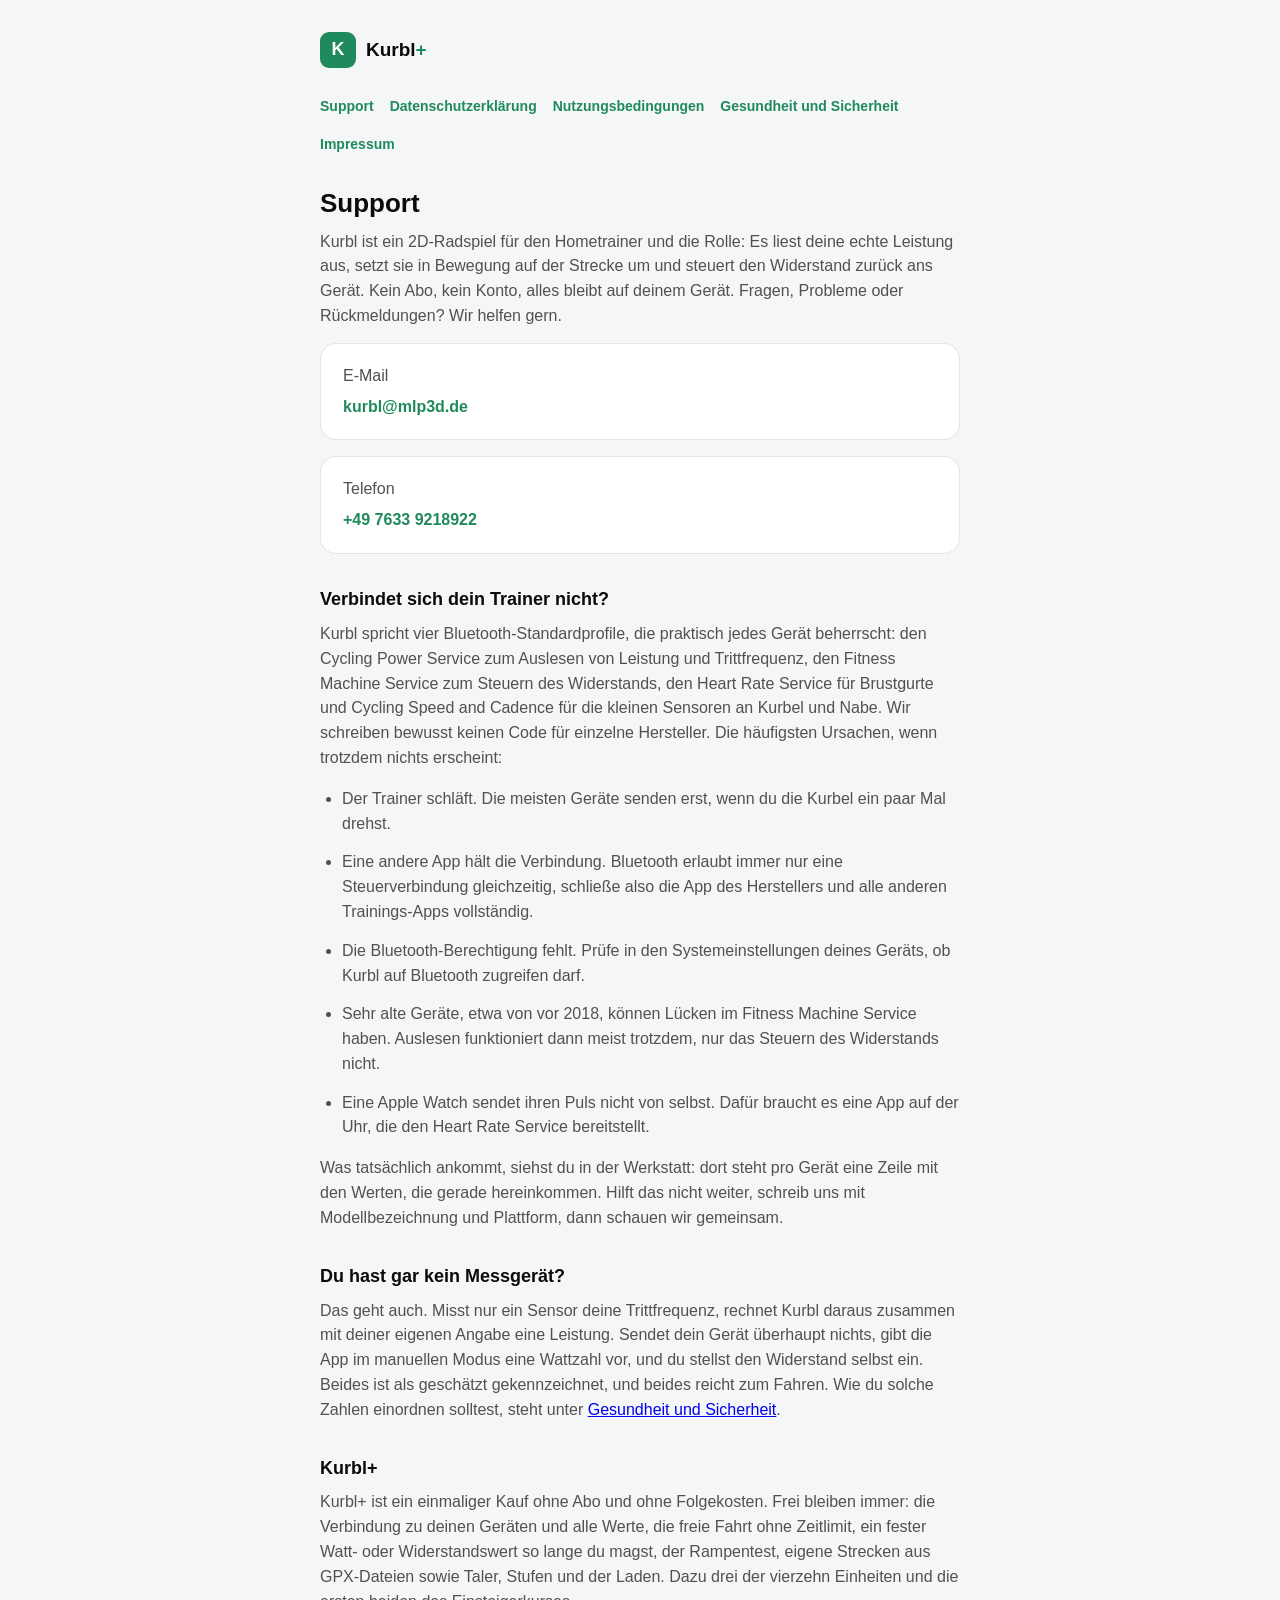
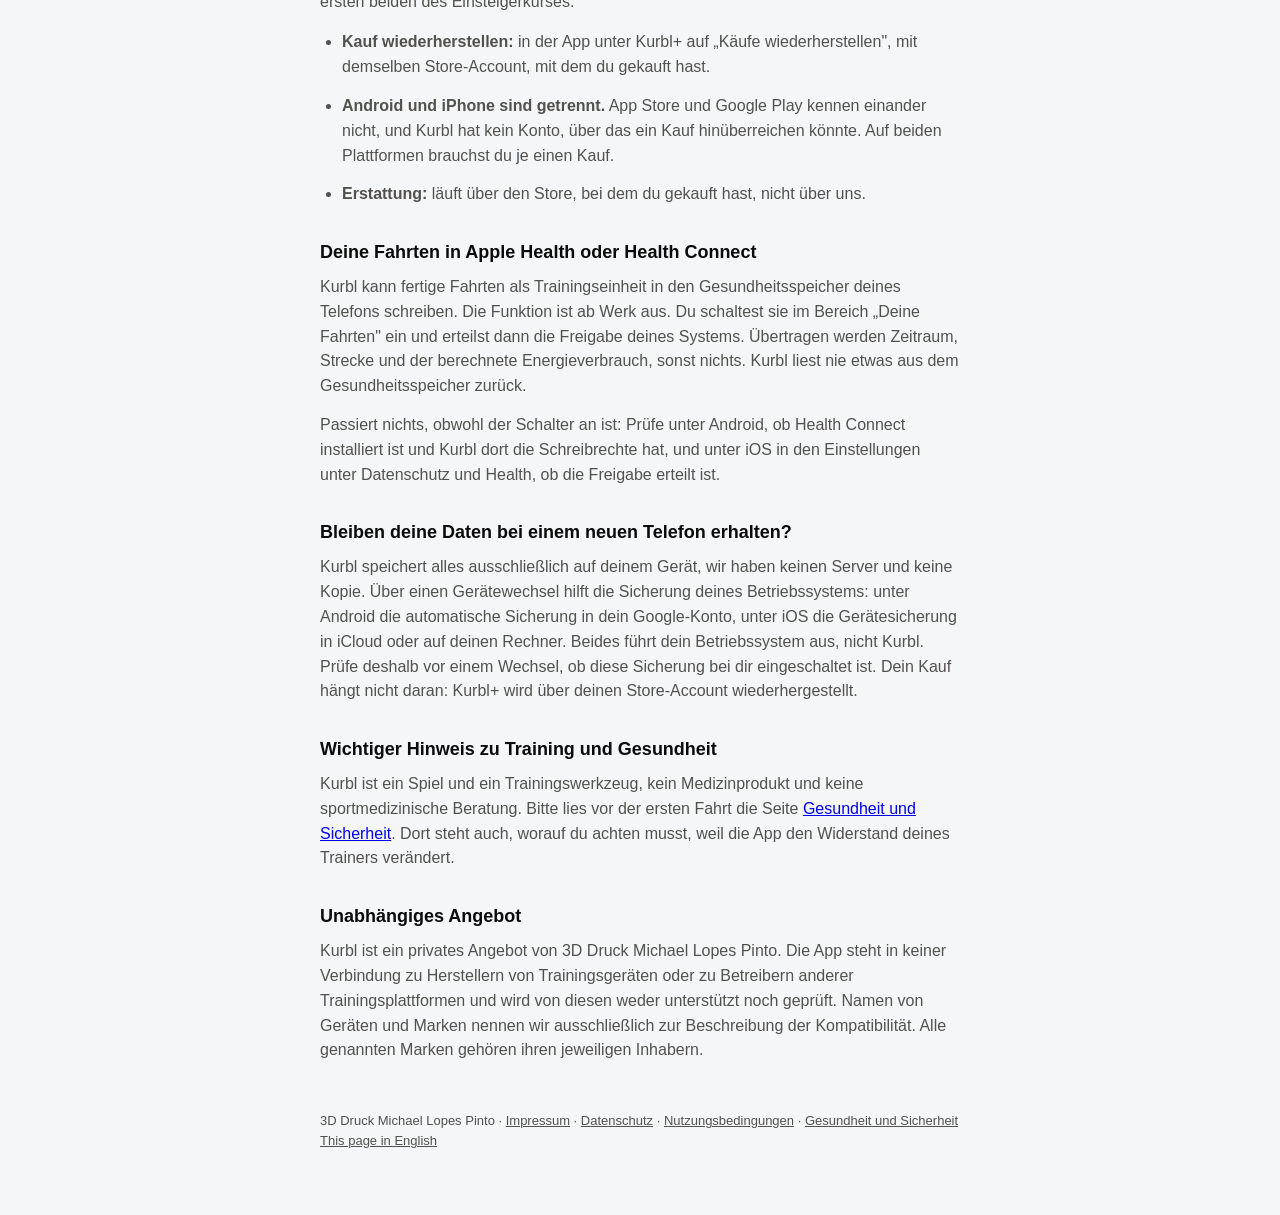
<file: index.html>
<!doctype html>
<html lang="de">
<head>
<meta charset="utf-8">
<meta name="viewport" content="width=device-width, initial-scale=1">
<title>Kurbl — Support</title>
<link rel="alternate" hreflang="de" href="index.html">
<link rel="alternate" hreflang="en" href="support.html">
<link rel="stylesheet" href="style.css">
</head>
<body>
<div class="wrap">
  <header class="top">
    <div class="logo">K</div>
    <div class="name">Kurbl<span class="plus">+</span></div>
  </header>

  <nav class="pages">
    <a href="index.html">Support</a>
    <a href="datenschutz.html">Datenschutzerklärung</a>
    <a href="nutzungsbedingungen.html">Nutzungsbedingungen</a>
    <a href="sicherheit.html">Gesundheit und Sicherheit</a>
    <a href="impressum.html">Impressum</a>
  </nav>

  <h1>Support</h1>
  <p>Kurbl ist ein 2D-Radspiel für den Hometrainer und die Rolle: Es liest deine echte Leistung aus, setzt sie in Bewegung auf der Strecke um und steuert den Widerstand zurück ans Gerät. Kein Abo, kein Konto, alles bleibt auf deinem Gerät. Fragen, Probleme oder Rückmeldungen? Wir helfen gern.</p>

  <div class="card">
    <p style="margin-bottom:6px;">E-Mail</p>
    <a href="mailto:kurbl@mlp3d.de">kurbl@mlp3d.de</a>
  </div>

  <div class="card">
    <p style="margin-bottom:6px;">Telefon</p>
    <a href="tel:+4976339218922">+49 7633 9218922</a>
  </div>

  <h2>Verbindet sich dein Trainer nicht?</h2>
  <p>Kurbl spricht vier Bluetooth-Standardprofile, die praktisch jedes Gerät beherrscht: den Cycling Power Service zum Auslesen von Leistung und Trittfrequenz, den Fitness Machine Service zum Steuern des Widerstands, den Heart Rate Service für Brustgurte und Cycling Speed and Cadence für die kleinen Sensoren an Kurbel und Nabe. Wir schreiben bewusst keinen Code für einzelne Hersteller. Die häufigsten Ursachen, wenn trotzdem nichts erscheint:</p>
  <ul>
    <li>Der Trainer schläft. Die meisten Geräte senden erst, wenn du die Kurbel ein paar Mal drehst.</li>
    <li>Eine andere App hält die Verbindung. Bluetooth erlaubt immer nur eine Steuerverbindung gleichzeitig, schließe also die App des Herstellers und alle anderen Trainings-Apps vollständig.</li>
    <li>Die Bluetooth-Berechtigung fehlt. Prüfe in den Systemeinstellungen deines Geräts, ob Kurbl auf Bluetooth zugreifen darf.</li>
    <li>Sehr alte Geräte, etwa von vor 2018, können Lücken im Fitness Machine Service haben. Auslesen funktioniert dann meist trotzdem, nur das Steuern des Widerstands nicht.</li>
    <li>Eine Apple Watch sendet ihren Puls nicht von selbst. Dafür braucht es eine App auf der Uhr, die den Heart Rate Service bereitstellt.</li>
  </ul>
  <p>Was tatsächlich ankommt, siehst du in der Werkstatt: dort steht pro Gerät eine Zeile mit den Werten, die gerade hereinkommen. Hilft das nicht weiter, schreib uns mit Modellbezeichnung und Plattform, dann schauen wir gemeinsam.</p>

  <h2>Du hast gar kein Messgerät?</h2>
  <p>Das geht auch. Misst nur ein Sensor deine Trittfrequenz, rechnet Kurbl daraus zusammen mit deiner eigenen Angabe eine Leistung. Sendet dein Gerät überhaupt nichts, gibt die App im manuellen Modus eine Wattzahl vor, und du stellst den Widerstand selbst ein. Beides ist als geschätzt gekennzeichnet, und beides reicht zum Fahren. Wie du solche Zahlen einordnen solltest, steht unter <a href="sicherheit.html">Gesundheit und Sicherheit</a>.</p>

  <h2>Kurbl+</h2>
  <p>Kurbl+ ist ein einmaliger Kauf ohne Abo und ohne Folgekosten. Frei bleiben immer: die Verbindung zu deinen Geräten und alle Werte, die freie Fahrt ohne Zeitlimit, ein fester Watt- oder Widerstandswert so lange du magst, der Rampentest, eigene Strecken aus GPX-Dateien sowie Taler, Stufen und der Laden. Dazu drei der vierzehn Einheiten und die ersten beiden des Einsteigerkurses.</p>
  <ul>
    <li><strong>Kauf wiederherstellen:</strong> in der App unter Kurbl+ auf „Käufe wiederherstellen", mit demselben Store-Account, mit dem du gekauft hast.</li>
    <li><strong>Android und iPhone sind getrennt.</strong> App Store und Google Play kennen einander nicht, und Kurbl hat kein Konto, über das ein Kauf hinüberreichen könnte. Auf beiden Plattformen brauchst du je einen Kauf.</li>
    <li><strong>Erstattung:</strong> läuft über den Store, bei dem du gekauft hast, nicht über uns.</li>
  </ul>

  <h2>Deine Fahrten in Apple Health oder Health Connect</h2>
  <p>Kurbl kann fertige Fahrten als Trainingseinheit in den Gesundheitsspeicher deines Telefons schreiben. Die Funktion ist ab Werk aus. Du schaltest sie im Bereich „Deine Fahrten" ein und erteilst dann die Freigabe deines Systems. Übertragen werden Zeitraum, Strecke und der berechnete Energieverbrauch, sonst nichts. Kurbl liest nie etwas aus dem Gesundheitsspeicher zurück.</p>
  <p>Passiert nichts, obwohl der Schalter an ist: Prüfe unter Android, ob Health Connect installiert ist und Kurbl dort die Schreibrechte hat, und unter iOS in den Einstellungen unter Datenschutz und Health, ob die Freigabe erteilt ist.</p>

  <h2>Bleiben deine Daten bei einem neuen Telefon erhalten?</h2>
  <p>Kurbl speichert alles ausschließlich auf deinem Gerät, wir haben keinen Server und keine Kopie. Über einen Gerätewechsel hilft die Sicherung deines Betriebssystems: unter Android die automatische Sicherung in dein Google-Konto, unter iOS die Gerätesicherung in iCloud oder auf deinen Rechner. Beides führt dein Betriebssystem aus, nicht Kurbl. Prüfe deshalb vor einem Wechsel, ob diese Sicherung bei dir eingeschaltet ist. Dein Kauf hängt nicht daran: Kurbl+ wird über deinen Store-Account wiederhergestellt.</p>

  <h2>Wichtiger Hinweis zu Training und Gesundheit</h2>
  <p>Kurbl ist ein Spiel und ein Trainingswerkzeug, kein Medizinprodukt und keine sportmedizinische Beratung. Bitte lies vor der ersten Fahrt die Seite <a href="sicherheit.html">Gesundheit und Sicherheit</a>. Dort steht auch, worauf du achten musst, weil die App den Widerstand deines Trainers verändert.</p>

  <h2>Unabhängiges Angebot</h2>
  <p>Kurbl ist ein privates Angebot von 3D Druck Michael Lopes Pinto. Die App steht in keiner Verbindung zu Herstellern von Trainingsgeräten oder zu Betreibern anderer Trainingsplattformen und wird von diesen weder unterstützt noch geprüft. Namen von Geräten und Marken nennen wir ausschließlich zur Beschreibung der Kompatibilität. Alle genannten Marken gehören ihren jeweiligen Inhabern.</p>

  <footer>
    3D Druck Michael Lopes Pinto · <a href="impressum.html">Impressum</a> · <a href="datenschutz.html">Datenschutz</a> · <a href="nutzungsbedingungen.html">Nutzungsbedingungen</a> · <a href="sicherheit.html">Gesundheit und Sicherheit</a>
    <br><a href="support.html">This page in English</a>
  </footer>
</div>
</body>
</html>
</file>
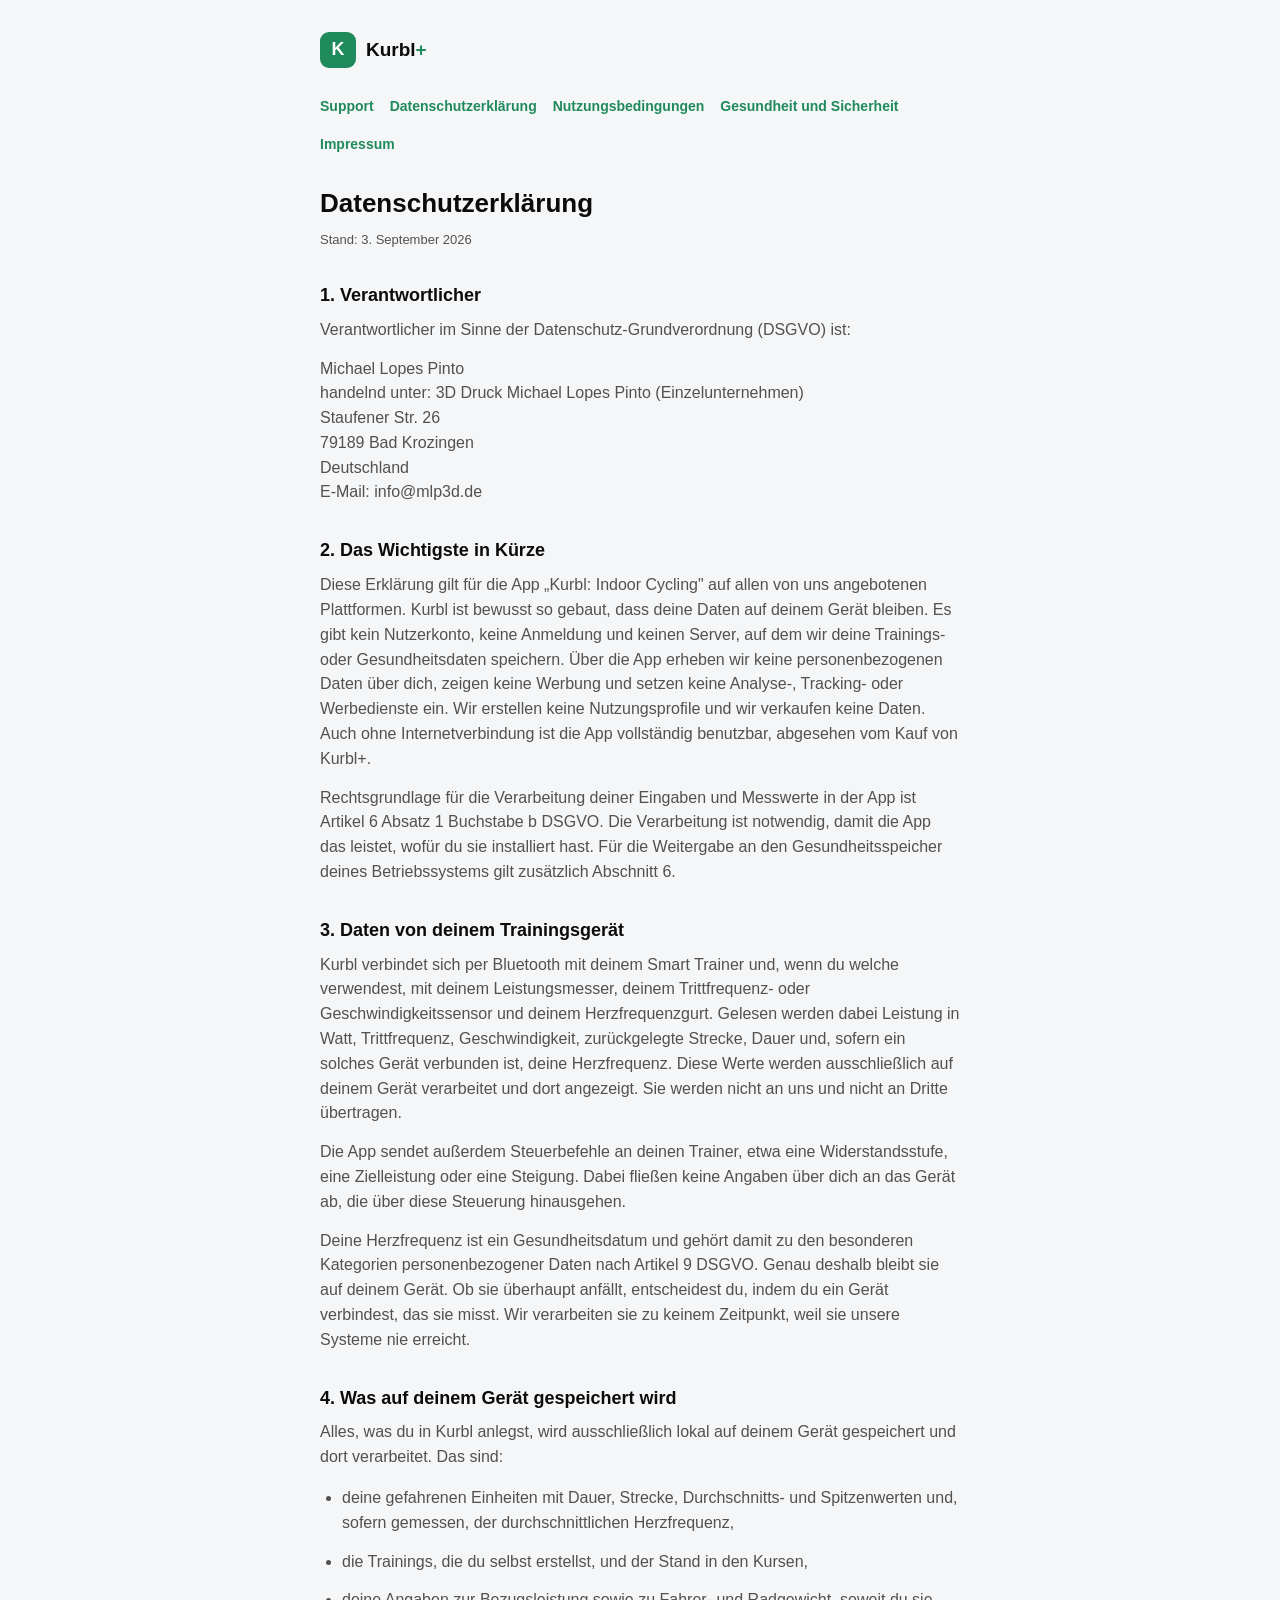
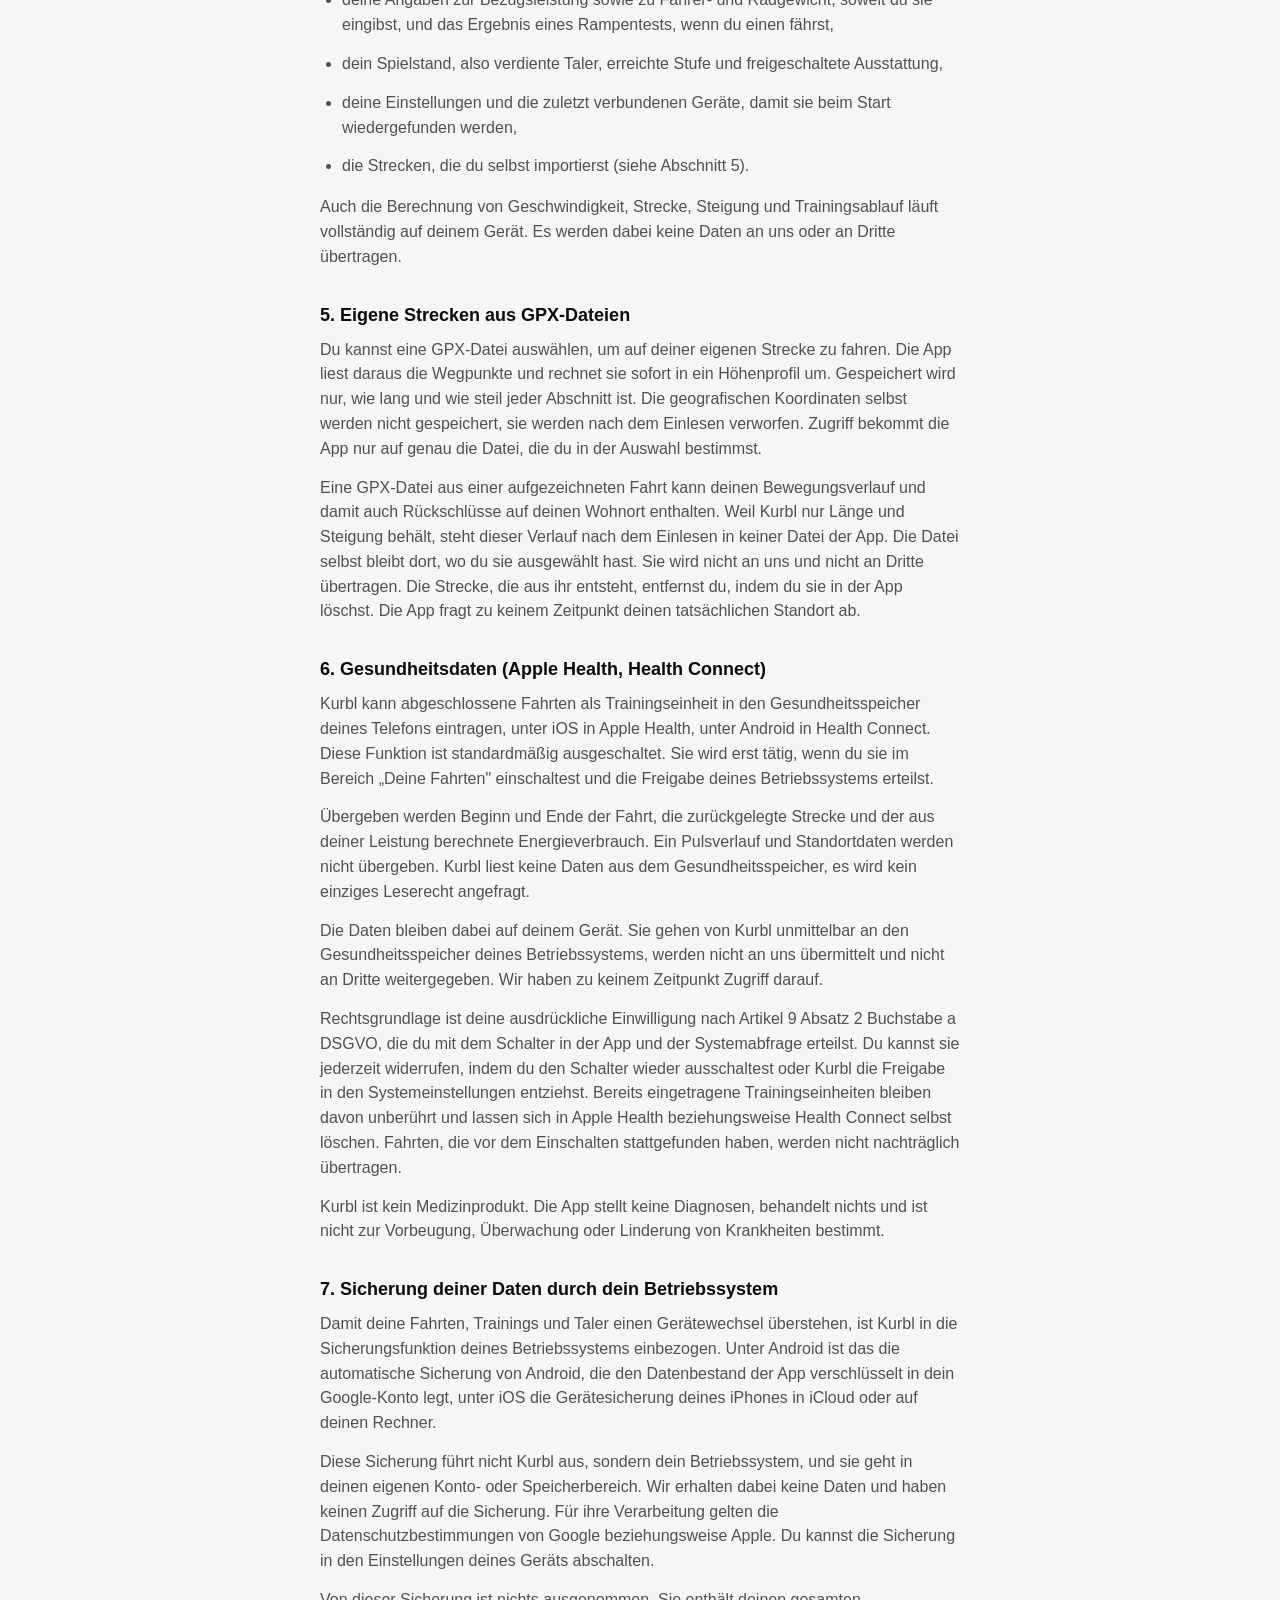
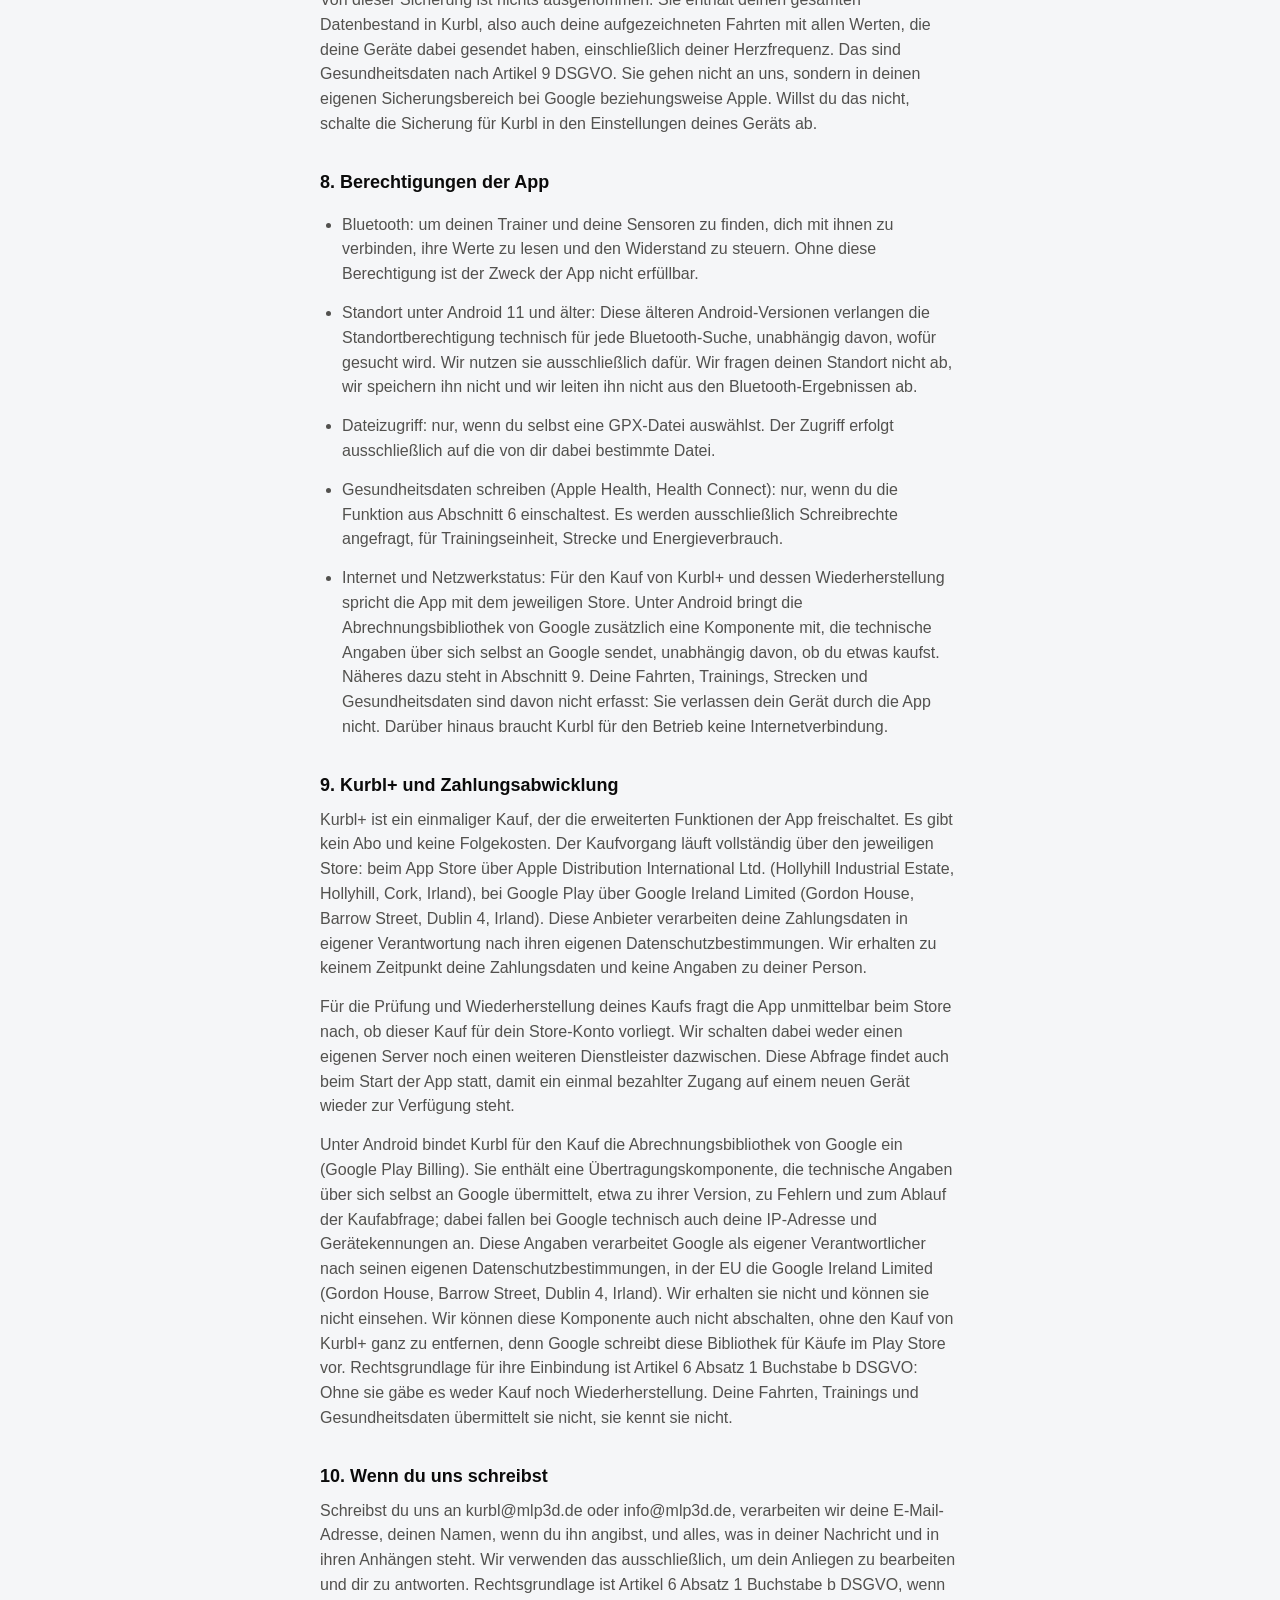
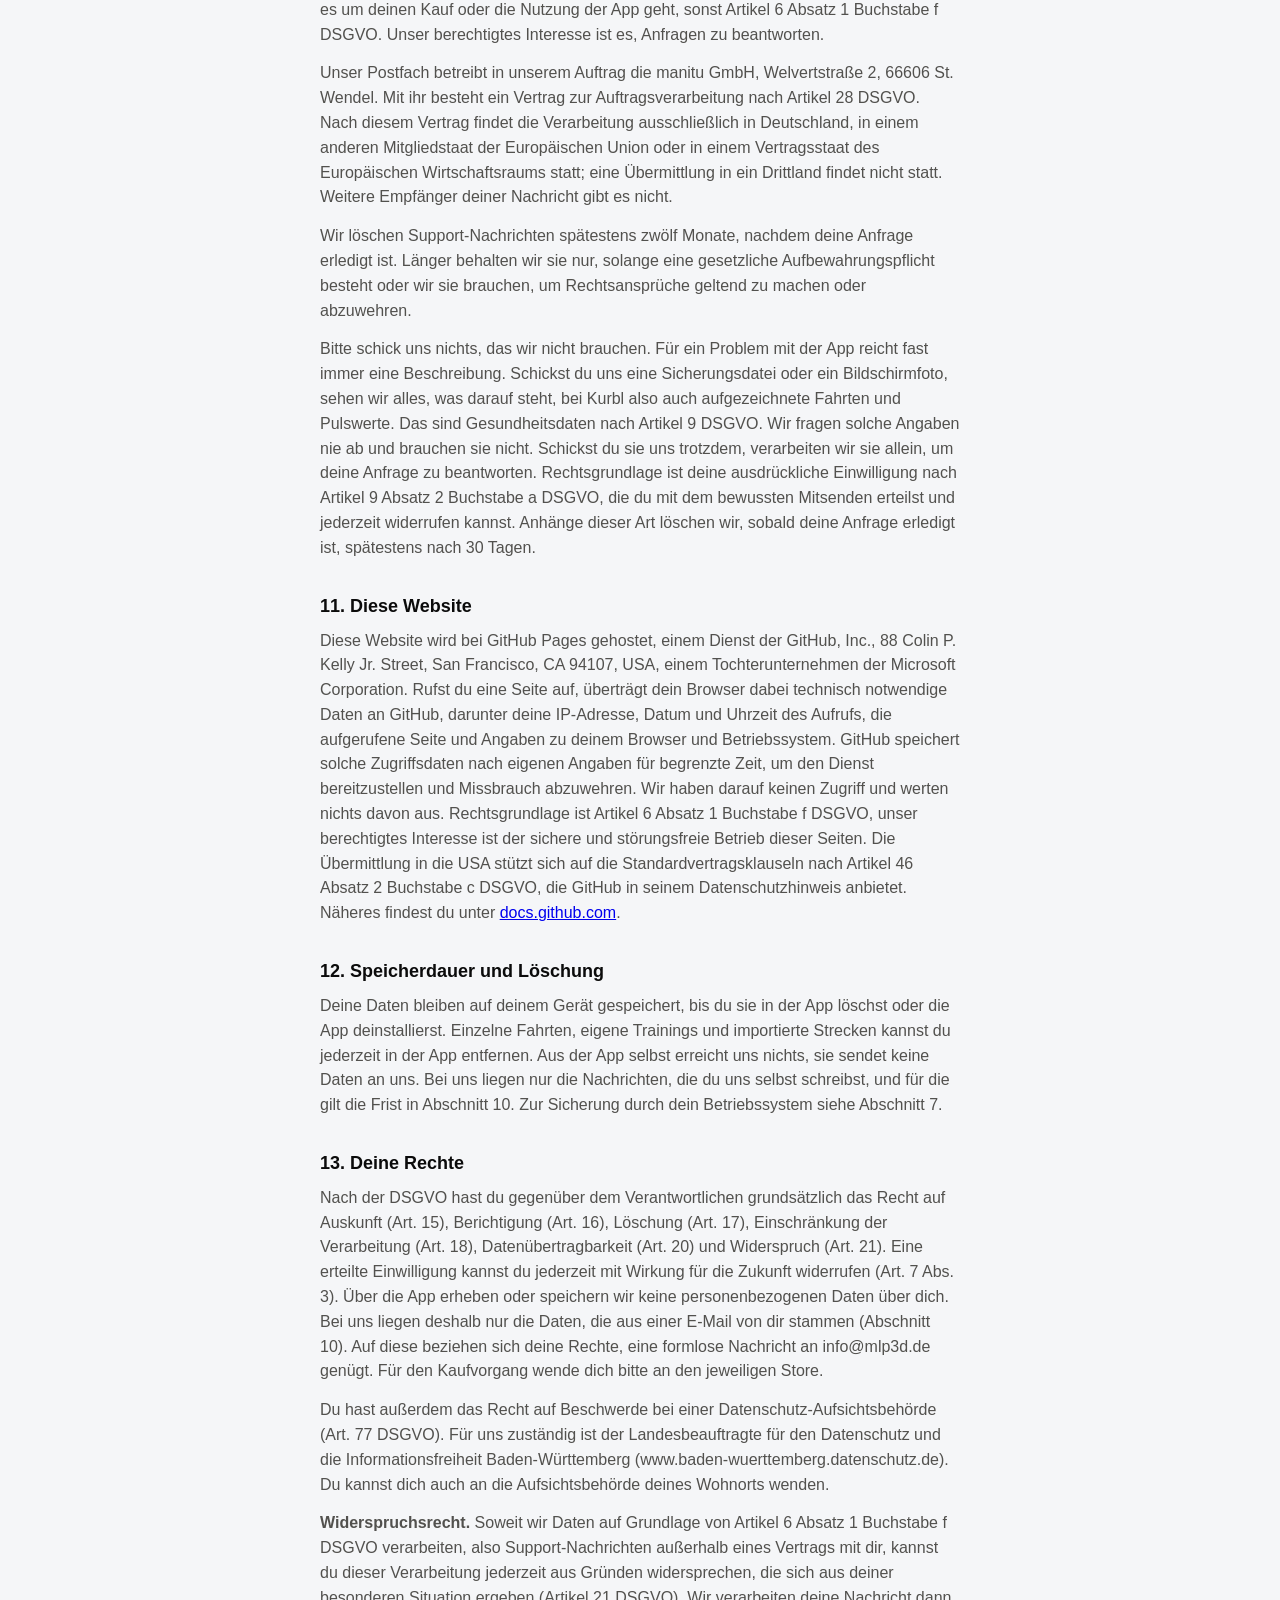
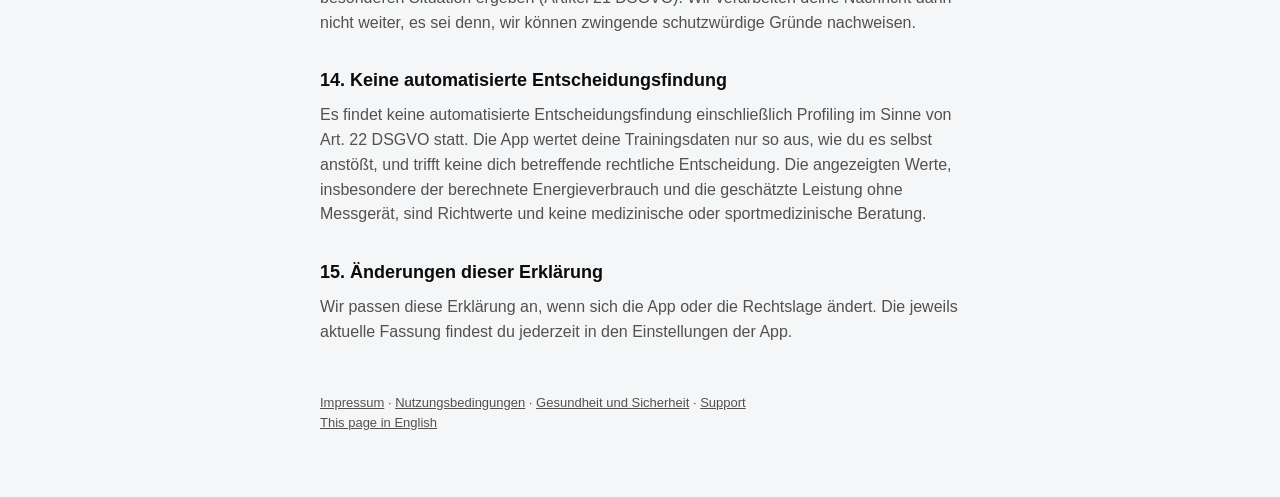
<file: datenschutz.html>
<!doctype html>
<html lang="de">
<head>
<meta charset="utf-8">
<meta name="viewport" content="width=device-width, initial-scale=1">
<title>Kurbl — Datenschutzerklärung</title>
<link rel="alternate" hreflang="de" href="datenschutz.html">
<link rel="alternate" hreflang="en" href="privacy.html">
<link rel="stylesheet" href="style.css">
</head>
<body>
<div class="wrap">
  <header class="top">
    <div class="logo">K</div>
    <div class="name">Kurbl<span class="plus">+</span></div>
  </header>

  <nav class="pages">
    <a href="index.html">Support</a>
    <a href="datenschutz.html">Datenschutzerklärung</a>
    <a href="nutzungsbedingungen.html">Nutzungsbedingungen</a>
    <a href="sicherheit.html">Gesundheit und Sicherheit</a>
    <a href="impressum.html">Impressum</a>
  </nav>

  <h1>Datenschutzerklärung</h1>
  <p class="stand">Stand: 3. September 2026</p>

  <h2>1. Verantwortlicher</h2>
  <p>Verantwortlicher im Sinne der Datenschutz-Grundverordnung (DSGVO) ist:</p>
  <p>Michael Lopes Pinto<br>
  handelnd unter: 3D Druck Michael Lopes Pinto (Einzelunternehmen)<br>
  Staufener Str. 26<br>
  79189 Bad Krozingen<br>
  Deutschland<br>
  E-Mail: info@mlp3d.de</p>

  <h2>2. Das Wichtigste in Kürze</h2>
  <p>Diese Erklärung gilt für die App „Kurbl: Indoor Cycling" auf allen von uns angebotenen Plattformen. Kurbl ist bewusst so gebaut, dass deine Daten auf deinem Gerät bleiben. Es gibt kein Nutzerkonto, keine Anmeldung und keinen Server, auf dem wir deine Trainings- oder Gesundheitsdaten speichern. Über die App erheben wir keine personenbezogenen Daten über dich, zeigen keine Werbung und setzen keine Analyse-, Tracking- oder Werbedienste ein. Wir erstellen keine Nutzungsprofile und wir verkaufen keine Daten. Auch ohne Internetverbindung ist die App vollständig benutzbar, abgesehen vom Kauf von Kurbl+.</p>
  <p>Rechtsgrundlage für die Verarbeitung deiner Eingaben und Messwerte in der App ist Artikel 6 Absatz 1 Buchstabe b DSGVO. Die Verarbeitung ist notwendig, damit die App das leistet, wofür du sie installiert hast. Für die Weitergabe an den Gesundheitsspeicher deines Betriebssystems gilt zusätzlich Abschnitt 6.</p>

  <h2>3. Daten von deinem Trainingsgerät</h2>
  <p>Kurbl verbindet sich per Bluetooth mit deinem Smart Trainer und, wenn du welche verwendest, mit deinem Leistungsmesser, deinem Trittfrequenz- oder Geschwindigkeitssensor und deinem Herzfrequenzgurt. Gelesen werden dabei Leistung in Watt, Trittfrequenz, Geschwindigkeit, zurückgelegte Strecke, Dauer und, sofern ein solches Gerät verbunden ist, deine Herzfrequenz. Diese Werte werden ausschließlich auf deinem Gerät verarbeitet und dort angezeigt. Sie werden nicht an uns und nicht an Dritte übertragen.</p>
  <p>Die App sendet außerdem Steuerbefehle an deinen Trainer, etwa eine Widerstandsstufe, eine Zielleistung oder eine Steigung. Dabei fließen keine Angaben über dich an das Gerät ab, die über diese Steuerung hinausgehen.</p>
  <p>Deine Herzfrequenz ist ein Gesundheitsdatum und gehört damit zu den besonderen Kategorien personenbezogener Daten nach Artikel 9 DSGVO. Genau deshalb bleibt sie auf deinem Gerät. Ob sie überhaupt anfällt, entscheidest du, indem du ein Gerät verbindest, das sie misst. Wir verarbeiten sie zu keinem Zeitpunkt, weil sie unsere Systeme nie erreicht.</p>

  <h2>4. Was auf deinem Gerät gespeichert wird</h2>
  <p>Alles, was du in Kurbl anlegst, wird ausschließlich lokal auf deinem Gerät gespeichert und dort verarbeitet. Das sind:</p>
  <ul>
    <li>deine gefahrenen Einheiten mit Dauer, Strecke, Durchschnitts- und Spitzenwerten und, sofern gemessen, der durchschnittlichen Herzfrequenz,</li>
    <li>die Trainings, die du selbst erstellst, und der Stand in den Kursen,</li>
    <li>deine Angaben zur Bezugsleistung sowie zu Fahrer- und Radgewicht, soweit du sie eingibst, und das Ergebnis eines Rampentests, wenn du einen fährst,</li>
    <li>dein Spielstand, also verdiente Taler, erreichte Stufe und freigeschaltete Ausstattung,</li>
    <li>deine Einstellungen und die zuletzt verbundenen Geräte, damit sie beim Start wiedergefunden werden,</li>
    <li>die Strecken, die du selbst importierst (siehe Abschnitt 5).</li>
  </ul>
  <p>Auch die Berechnung von Geschwindigkeit, Strecke, Steigung und Trainingsablauf läuft vollständig auf deinem Gerät. Es werden dabei keine Daten an uns oder an Dritte übertragen.</p>

  <h2>5. Eigene Strecken aus GPX-Dateien</h2>
  <p>Du kannst eine GPX-Datei auswählen, um auf deiner eigenen Strecke zu fahren. Die App liest daraus die Wegpunkte und rechnet sie sofort in ein Höhenprofil um. Gespeichert wird nur, wie lang und wie steil jeder Abschnitt ist. Die geografischen Koordinaten selbst werden nicht gespeichert, sie werden nach dem Einlesen verworfen. Zugriff bekommt die App nur auf genau die Datei, die du in der Auswahl bestimmst.</p>
  <p>Eine GPX-Datei aus einer aufgezeichneten Fahrt kann deinen Bewegungsverlauf und damit auch Rückschlüsse auf deinen Wohnort enthalten. Weil Kurbl nur Länge und Steigung behält, steht dieser Verlauf nach dem Einlesen in keiner Datei der App. Die Datei selbst bleibt dort, wo du sie ausgewählt hast. Sie wird nicht an uns und nicht an Dritte übertragen. Die Strecke, die aus ihr entsteht, entfernst du, indem du sie in der App löschst. Die App fragt zu keinem Zeitpunkt deinen tatsächlichen Standort ab.</p>

  <h2>6. Gesundheitsdaten (Apple Health, Health Connect)</h2>
  <p>Kurbl kann abgeschlossene Fahrten als Trainingseinheit in den Gesundheitsspeicher deines Telefons eintragen, unter iOS in Apple Health, unter Android in Health Connect. Diese Funktion ist standardmäßig ausgeschaltet. Sie wird erst tätig, wenn du sie im Bereich „Deine Fahrten" einschaltest und die Freigabe deines Betriebssystems erteilst.</p>
  <p>Übergeben werden Beginn und Ende der Fahrt, die zurückgelegte Strecke und der aus deiner Leistung berechnete Energieverbrauch. Ein Pulsverlauf und Standortdaten werden nicht übergeben. Kurbl liest keine Daten aus dem Gesundheitsspeicher, es wird kein einziges Leserecht angefragt.</p>
  <p>Die Daten bleiben dabei auf deinem Gerät. Sie gehen von Kurbl unmittelbar an den Gesundheitsspeicher deines Betriebssystems, werden nicht an uns übermittelt und nicht an Dritte weitergegeben. Wir haben zu keinem Zeitpunkt Zugriff darauf.</p>
  <p>Rechtsgrundlage ist deine ausdrückliche Einwilligung nach Artikel 9 Absatz 2 Buchstabe a DSGVO, die du mit dem Schalter in der App und der Systemabfrage erteilst. Du kannst sie jederzeit widerrufen, indem du den Schalter wieder ausschaltest oder Kurbl die Freigabe in den Systemeinstellungen entziehst. Bereits eingetragene Trainingseinheiten bleiben davon unberührt und lassen sich in Apple Health beziehungsweise Health Connect selbst löschen. Fahrten, die vor dem Einschalten stattgefunden haben, werden nicht nachträglich übertragen.</p>
  <p>Kurbl ist kein Medizinprodukt. Die App stellt keine Diagnosen, behandelt nichts und ist nicht zur Vorbeugung, Überwachung oder Linderung von Krankheiten bestimmt.</p>

  <h2>7. Sicherung deiner Daten durch dein Betriebssystem</h2>
  <p>Damit deine Fahrten, Trainings und Taler einen Gerätewechsel überstehen, ist Kurbl in die Sicherungsfunktion deines Betriebssystems einbezogen. Unter Android ist das die automatische Sicherung von Android, die den Datenbestand der App verschlüsselt in dein Google-Konto legt, unter iOS die Gerätesicherung deines iPhones in iCloud oder auf deinen Rechner.</p>
  <p>Diese Sicherung führt nicht Kurbl aus, sondern dein Betriebssystem, und sie geht in deinen eigenen Konto- oder Speicherbereich. Wir erhalten dabei keine Daten und haben keinen Zugriff auf die Sicherung. Für ihre Verarbeitung gelten die Datenschutzbestimmungen von Google beziehungsweise Apple. Du kannst die Sicherung in den Einstellungen deines Geräts abschalten.</p>

  <p>Von dieser Sicherung ist nichts ausgenommen. Sie enthält deinen gesamten Datenbestand in Kurbl, also auch deine aufgezeichneten Fahrten mit allen Werten, die deine Geräte dabei gesendet haben, einschließlich deiner Herzfrequenz. Das sind Gesundheitsdaten nach Artikel 9 DSGVO. Sie gehen nicht an uns, sondern in deinen eigenen Sicherungsbereich bei Google beziehungsweise Apple. Willst du das nicht, schalte die Sicherung für Kurbl in den Einstellungen deines Geräts ab.</p>

  <h2>8. Berechtigungen der App</h2>
  <ul>
    <li>Bluetooth: um deinen Trainer und deine Sensoren zu finden, dich mit ihnen zu verbinden, ihre Werte zu lesen und den Widerstand zu steuern. Ohne diese Berechtigung ist der Zweck der App nicht erfüllbar.</li>
    <li>Standort unter Android 11 und älter: Diese älteren Android-Versionen verlangen die Standortberechtigung technisch für jede Bluetooth-Suche, unabhängig davon, wofür gesucht wird. Wir nutzen sie ausschließlich dafür. Wir fragen deinen Standort nicht ab, wir speichern ihn nicht und wir leiten ihn nicht aus den Bluetooth-Ergebnissen ab.</li>
    <li>Dateizugriff: nur, wenn du selbst eine GPX-Datei auswählst. Der Zugriff erfolgt ausschließlich auf die von dir dabei bestimmte Datei.</li>
    <li>Gesundheitsdaten schreiben (Apple Health, Health Connect): nur, wenn du die Funktion aus Abschnitt 6 einschaltest. Es werden ausschließlich Schreibrechte angefragt, für Trainingseinheit, Strecke und Energieverbrauch.</li>
    <li>Internet und Netzwerkstatus: Für den Kauf von Kurbl+ und dessen Wiederherstellung spricht die App mit dem jeweiligen Store. Unter Android bringt die Abrechnungsbibliothek von Google zusätzlich eine Komponente mit, die technische Angaben über sich selbst an Google sendet, unabhängig davon, ob du etwas kaufst. Näheres dazu steht in Abschnitt 9. Deine Fahrten, Trainings, Strecken und Gesundheitsdaten sind davon nicht erfasst: Sie verlassen dein Gerät durch die App nicht. Darüber hinaus braucht Kurbl für den Betrieb keine Internetverbindung.</li>
  </ul>

  <h2>9. Kurbl+ und Zahlungsabwicklung</h2>
  <p>Kurbl+ ist ein einmaliger Kauf, der die erweiterten Funktionen der App freischaltet. Es gibt kein Abo und keine Folgekosten. Der Kaufvorgang läuft vollständig über den jeweiligen Store: beim App Store über Apple Distribution International Ltd. (Hollyhill Industrial Estate, Hollyhill, Cork, Irland), bei Google Play über Google Ireland Limited (Gordon House, Barrow Street, Dublin 4, Irland). Diese Anbieter verarbeiten deine Zahlungsdaten in eigener Verantwortung nach ihren eigenen Datenschutzbestimmungen. Wir erhalten zu keinem Zeitpunkt deine Zahlungsdaten und keine Angaben zu deiner Person.</p>
  <p>Für die Prüfung und Wiederherstellung deines Kaufs fragt die App unmittelbar beim Store nach, ob dieser Kauf für dein Store-Konto vorliegt. Wir schalten dabei weder einen eigenen Server noch einen weiteren Dienstleister dazwischen. Diese Abfrage findet auch beim Start der App statt, damit ein einmal bezahlter Zugang auf einem neuen Gerät wieder zur Verfügung steht.</p>

  <p>Unter Android bindet Kurbl für den Kauf die Abrechnungsbibliothek von Google ein (Google Play Billing). Sie enthält eine Übertragungskomponente, die technische Angaben über sich selbst an Google übermittelt, etwa zu ihrer Version, zu Fehlern und zum Ablauf der Kaufabfrage; dabei fallen bei Google technisch auch deine IP-Adresse und Gerätekennungen an. Diese Angaben verarbeitet Google als eigener Verantwortlicher nach seinen eigenen Datenschutzbestimmungen, in der EU die Google Ireland Limited (Gordon House, Barrow Street, Dublin 4, Irland). Wir erhalten sie nicht und können sie nicht einsehen. Wir können diese Komponente auch nicht abschalten, ohne den Kauf von Kurbl+ ganz zu entfernen, denn Google schreibt diese Bibliothek für Käufe im Play Store vor. Rechtsgrundlage für ihre Einbindung ist Artikel 6 Absatz 1 Buchstabe b DSGVO: Ohne sie gäbe es weder Kauf noch Wiederherstellung. Deine Fahrten, Trainings und Gesundheitsdaten übermittelt sie nicht, sie kennt sie nicht.</p>

  <h2>10. Wenn du uns schreibst</h2>
  <p>Schreibst du uns an kurbl@mlp3d.de oder info@mlp3d.de, verarbeiten wir deine E-Mail-Adresse, deinen Namen, wenn du ihn angibst, und alles, was in deiner Nachricht und in ihren Anhängen steht. Wir verwenden das ausschließlich, um dein Anliegen zu bearbeiten und dir zu antworten. Rechtsgrundlage ist Artikel 6 Absatz 1 Buchstabe b DSGVO, wenn es um deinen Kauf oder die Nutzung der App geht, sonst Artikel 6 Absatz 1 Buchstabe f DSGVO. Unser berechtigtes Interesse ist es, Anfragen zu beantworten.</p>
  <p>Unser Postfach betreibt in unserem Auftrag die manitu GmbH, Welvertstraße 2, 66606 St. Wendel. Mit ihr besteht ein Vertrag zur Auftragsverarbeitung nach Artikel 28 DSGVO. Nach diesem Vertrag findet die Verarbeitung ausschließlich in Deutschland, in einem anderen Mitgliedstaat der Europäischen Union oder in einem Vertragsstaat des Europäischen Wirtschaftsraums statt; eine Übermittlung in ein Drittland findet nicht statt. Weitere Empfänger deiner Nachricht gibt es nicht.</p>
  <p>Wir löschen Support-Nachrichten spätestens zwölf Monate, nachdem deine Anfrage erledigt ist. Länger behalten wir sie nur, solange eine gesetzliche Aufbewahrungspflicht besteht oder wir sie brauchen, um Rechtsansprüche geltend zu machen oder abzuwehren.</p>
  <p>Bitte schick uns nichts, das wir nicht brauchen. Für ein Problem mit der App reicht fast immer eine Beschreibung. Schickst du uns eine Sicherungsdatei oder ein Bildschirmfoto, sehen wir alles, was darauf steht, bei Kurbl also auch aufgezeichnete Fahrten und Pulswerte. Das sind Gesundheitsdaten nach Artikel 9 DSGVO. Wir fragen solche Angaben nie ab und brauchen sie nicht. Schickst du sie uns trotzdem, verarbeiten wir sie allein, um deine Anfrage zu beantworten. Rechtsgrundlage ist deine ausdrückliche Einwilligung nach Artikel 9 Absatz 2 Buchstabe a DSGVO, die du mit dem bewussten Mitsenden erteilst und jederzeit widerrufen kannst. Anhänge dieser Art löschen wir, sobald deine Anfrage erledigt ist, spätestens nach 30 Tagen.</p>

  <h2>11. Diese Website</h2>
  <p>Diese Website wird bei GitHub Pages gehostet, einem Dienst der GitHub, Inc., 88 Colin P. Kelly Jr. Street, San Francisco, CA 94107, USA, einem Tochterunternehmen der Microsoft Corporation. Rufst du eine Seite auf, überträgt dein Browser dabei technisch notwendige Daten an GitHub, darunter deine IP-Adresse, Datum und Uhrzeit des Aufrufs, die aufgerufene Seite und Angaben zu deinem Browser und Betriebssystem. GitHub speichert solche Zugriffsdaten nach eigenen Angaben für begrenzte Zeit, um den Dienst bereitzustellen und Missbrauch abzuwehren. Wir haben darauf keinen Zugriff und werten nichts davon aus. Rechtsgrundlage ist Artikel 6 Absatz 1 Buchstabe f DSGVO, unser berechtigtes Interesse ist der sichere und störungsfreie Betrieb dieser Seiten. Die Übermittlung in die USA stützt sich auf die Standardvertragsklauseln nach Artikel 46 Absatz 2 Buchstabe c DSGVO, die GitHub in seinem Datenschutzhinweis anbietet. Näheres findest du unter <a href="https://docs.github.com/site-policy/privacy-policies/github-general-privacy-statement">docs.github.com</a>.</p>

  <h2>12. Speicherdauer und Löschung</h2>
  <p>Deine Daten bleiben auf deinem Gerät gespeichert, bis du sie in der App löschst oder die App deinstallierst. Einzelne Fahrten, eigene Trainings und importierte Strecken kannst du jederzeit in der App entfernen. Aus der App selbst erreicht uns nichts, sie sendet keine Daten an uns. Bei uns liegen nur die Nachrichten, die du uns selbst schreibst, und für die gilt die Frist in Abschnitt 10. Zur Sicherung durch dein Betriebssystem siehe Abschnitt 7.</p>

  <h2>13. Deine Rechte</h2>
  <p>Nach der DSGVO hast du gegenüber dem Verantwortlichen grundsätzlich das Recht auf Auskunft (Art. 15), Berichtigung (Art. 16), Löschung (Art. 17), Einschränkung der Verarbeitung (Art. 18), Datenübertragbarkeit (Art. 20) und Widerspruch (Art. 21). Eine erteilte Einwilligung kannst du jederzeit mit Wirkung für die Zukunft widerrufen (Art. 7 Abs. 3). Über die App erheben oder speichern wir keine personenbezogenen Daten über dich. Bei uns liegen deshalb nur die Daten, die aus einer E-Mail von dir stammen (Abschnitt 10). Auf diese beziehen sich deine Rechte, eine formlose Nachricht an info@mlp3d.de genügt. Für den Kaufvorgang wende dich bitte an den jeweiligen Store.</p>
  <p>Du hast außerdem das Recht auf Beschwerde bei einer Datenschutz-Aufsichtsbehörde (Art. 77 DSGVO). Für uns zuständig ist der Landesbeauftragte für den Datenschutz und die Informationsfreiheit Baden-Württemberg (www.baden-wuerttemberg.datenschutz.de). Du kannst dich auch an die Aufsichtsbehörde deines Wohnorts wenden.</p>
  <p><strong>Widerspruchsrecht.</strong> Soweit wir Daten auf Grundlage von Artikel 6 Absatz 1 Buchstabe f DSGVO verarbeiten, also Support-Nachrichten außerhalb eines Vertrags mit dir, kannst du dieser Verarbeitung jederzeit aus Gründen widersprechen, die sich aus deiner besonderen Situation ergeben (Artikel 21 DSGVO). Wir verarbeiten deine Nachricht dann nicht weiter, es sei denn, wir können zwingende schutzwürdige Gründe nachweisen.</p>

  <h2>14. Keine automatisierte Entscheidungsfindung</h2>
  <p>Es findet keine automatisierte Entscheidungsfindung einschließlich Profiling im Sinne von Art. 22 DSGVO statt. Die App wertet deine Trainingsdaten nur so aus, wie du es selbst anstößt, und trifft keine dich betreffende rechtliche Entscheidung. Die angezeigten Werte, insbesondere der berechnete Energieverbrauch und die geschätzte Leistung ohne Messgerät, sind Richtwerte und keine medizinische oder sportmedizinische Beratung.</p>

  <h2>15. Änderungen dieser Erklärung</h2>
  <p>Wir passen diese Erklärung an, wenn sich die App oder die Rechtslage ändert. Die jeweils aktuelle Fassung findest du jederzeit in den Einstellungen der App.</p>

  <footer>
    <a href="impressum.html">Impressum</a> · <a href="nutzungsbedingungen.html">Nutzungsbedingungen</a> · <a href="sicherheit.html">Gesundheit und Sicherheit</a> · <a href="index.html">Support</a>
    <br><a href="privacy.html">This page in English</a>
  </footer>
</div>
</body>
</html>
</file>
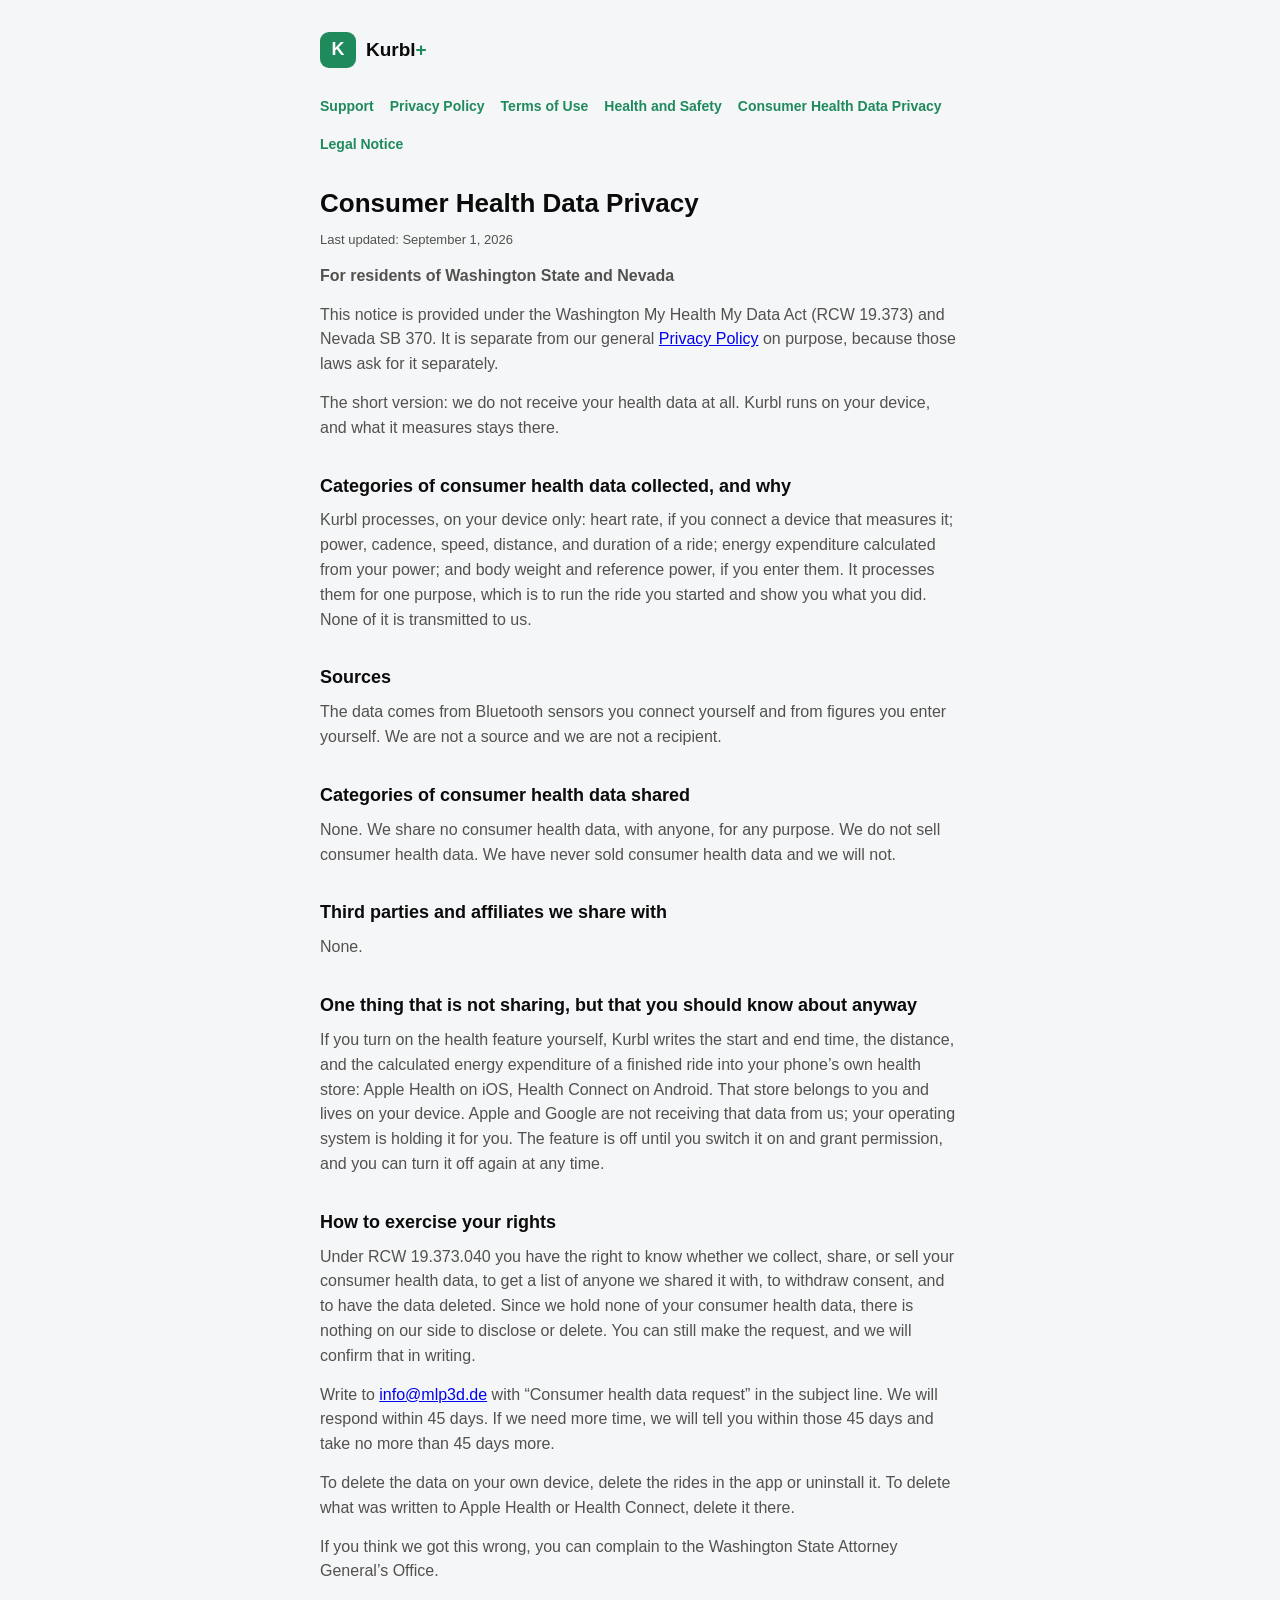
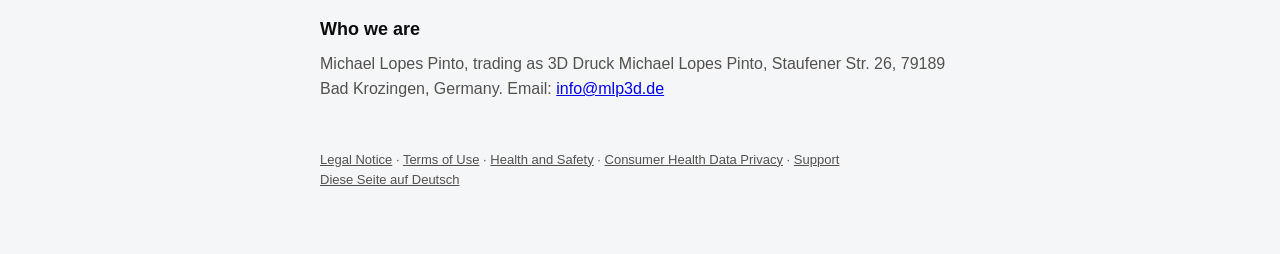
<file: health-data.html>
<!doctype html>
<html lang="en">
<head>
<meta charset="utf-8">
<meta name="viewport" content="width=device-width, initial-scale=1">
<title>Kurbl &mdash; Consumer Health Data Privacy</title>
<link rel="alternate" hreflang="de" href="datenschutz.html">
<link rel="alternate" hreflang="en" href="health-data.html">
<link rel="stylesheet" href="style.css">
</head>
<body>
<div class="wrap">
  <header class="top">
    <div class="logo">K</div>
    <div class="name">Kurbl<span class="plus">+</span></div>
  </header>

  <nav class="pages">
    <a href="support.html">Support</a>
    <a href="privacy.html">Privacy Policy</a>
    <a href="terms.html">Terms of Use</a>
    <a href="safety.html">Health and Safety</a>
    <a href="health-data.html">Consumer Health Data Privacy</a>
    <a href="legal-notice.html">Legal Notice</a>
  </nav>

  <h1>Consumer Health Data Privacy</h1>
  <p class="stand">Last updated: September 1, 2026</p>

  <p><strong>For residents of Washington State and Nevada</strong></p>
  <p>This notice is provided under the Washington My Health My Data Act (RCW 19.373) and Nevada SB 370. It is separate from our general <a href="privacy.html">Privacy Policy</a> on purpose, because those laws ask for it separately.</p>
  <p>The short version: we do not receive your health data at all. Kurbl runs on your device, and what it measures stays there.</p>

  <h2>Categories of consumer health data collected, and why</h2>
  <p>Kurbl processes, on your device only: heart rate, if you connect a device that measures it; power, cadence, speed, distance, and duration of a ride; energy expenditure calculated from your power; and body weight and reference power, if you enter them. It processes them for one purpose, which is to run the ride you started and show you what you did. None of it is transmitted to us.</p>

  <h2>Sources</h2>
  <p>The data comes from Bluetooth sensors you connect yourself and from figures you enter yourself. We are not a source and we are not a recipient.</p>

  <h2>Categories of consumer health data shared</h2>
  <p>None. We share no consumer health data, with anyone, for any purpose. We do not sell consumer health data. We have never sold consumer health data and we will not.</p>

  <h2>Third parties and affiliates we share with</h2>
  <p>None.</p>

  <h2>One thing that is not sharing, but that you should know about anyway</h2>
  <p>If you turn on the health feature yourself, Kurbl writes the start and end time, the distance, and the calculated energy expenditure of a finished ride into your phone&rsquo;s own health store: Apple Health on iOS, Health Connect on Android. That store belongs to you and lives on your device. Apple and Google are not receiving that data from us; your operating system is holding it for you. The feature is off until you switch it on and grant permission, and you can turn it off again at any time.</p>

  <h2>How to exercise your rights</h2>
  <p>Under RCW 19.373.040 you have the right to know whether we collect, share, or sell your consumer health data, to get a list of anyone we shared it with, to withdraw consent, and to have the data deleted. Since we hold none of your consumer health data, there is nothing on our side to disclose or delete. You can still make the request, and we will confirm that in writing.</p>
  <p>Write to <a href="mailto:info@mlp3d.de">info@mlp3d.de</a> with &ldquo;Consumer health data request&rdquo; in the subject line. We will respond within 45 days. If we need more time, we will tell you within those 45 days and take no more than 45 days more.</p>
  <p>To delete the data on your own device, delete the rides in the app or uninstall it. To delete what was written to Apple Health or Health Connect, delete it there.</p>
  <p>If you think we got this wrong, you can complain to the Washington State Attorney General&rsquo;s Office.</p>

  <h2>Who we are</h2>
  <p>Michael Lopes Pinto, trading as 3D Druck Michael Lopes Pinto, Staufener Str. 26, 79189 Bad Krozingen, Germany. Email: <a href="mailto:info@mlp3d.de">info@mlp3d.de</a></p>

  <footer>
    <a href="legal-notice.html">Legal Notice</a> &middot; <a href="terms.html">Terms of Use</a> &middot; <a href="safety.html">Health and Safety</a> &middot; <a href="health-data.html">Consumer Health Data Privacy</a> &middot; <a href="support.html">Support</a><br>
    <a href="datenschutz.html">Diese Seite auf Deutsch</a>
  </footer>

</div>
</body>
</html>
</file>
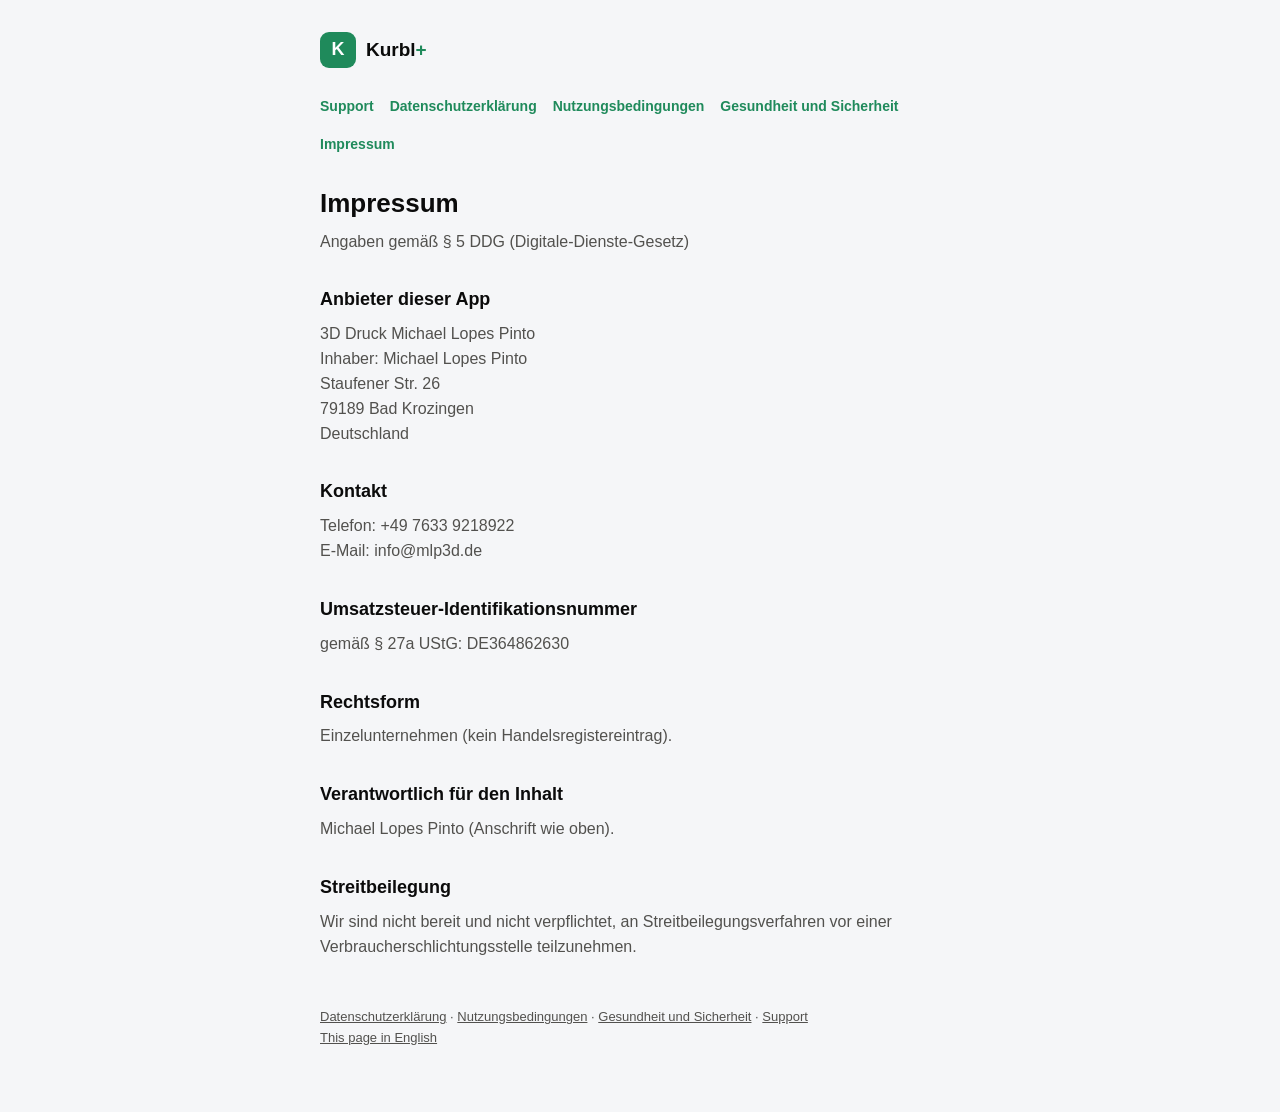
<file: impressum.html>
<!doctype html>
<html lang="de">
<head>
<meta charset="utf-8">
<meta name="viewport" content="width=device-width, initial-scale=1">
<title>Kurbl — Impressum</title>
<link rel="alternate" hreflang="de" href="impressum.html">
<link rel="alternate" hreflang="en" href="legal-notice.html">
<link rel="stylesheet" href="style.css">
</head>
<body>
<div class="wrap">
  <header class="top">
    <div class="logo">K</div>
    <div class="name">Kurbl<span class="plus">+</span></div>
  </header>

  <nav class="pages">
    <a href="index.html">Support</a>
    <a href="datenschutz.html">Datenschutzerklärung</a>
    <a href="nutzungsbedingungen.html">Nutzungsbedingungen</a>
    <a href="sicherheit.html">Gesundheit und Sicherheit</a>
    <a href="impressum.html">Impressum</a>
  </nav>

  <h1>Impressum</h1>
  <p>Angaben gemäß § 5 DDG (Digitale-Dienste-Gesetz)</p>

  <h2>Anbieter dieser App</h2>
  <p>3D Druck Michael Lopes Pinto<br>
  Inhaber: Michael Lopes Pinto<br>
  Staufener Str. 26<br>
  79189 Bad Krozingen<br>
  Deutschland</p>

  <h2>Kontakt</h2>
  <p>Telefon: +49 7633 9218922<br>
  E-Mail: info@mlp3d.de</p>

  <h2>Umsatzsteuer-Identifikationsnummer</h2>
  <p>gemäß § 27a UStG: DE364862630</p>

  <h2>Rechtsform</h2>
  <p>Einzelunternehmen (kein Handelsregistereintrag).</p>

  <h2>Verantwortlich für den Inhalt</h2>
  <p>Michael Lopes Pinto (Anschrift wie oben).</p>

  <h2>Streitbeilegung</h2>
  <p>Wir sind nicht bereit und nicht verpflichtet, an Streitbeilegungsverfahren vor einer Verbraucherschlichtungsstelle teilzunehmen.</p>

  <footer>
    <a href="datenschutz.html">Datenschutzerklärung</a> · <a href="nutzungsbedingungen.html">Nutzungsbedingungen</a> · <a href="sicherheit.html">Gesundheit und Sicherheit</a> · <a href="index.html">Support</a>
    <br><a href="legal-notice.html">This page in English</a>
  </footer>
</div>
</body>
</html>
</file>
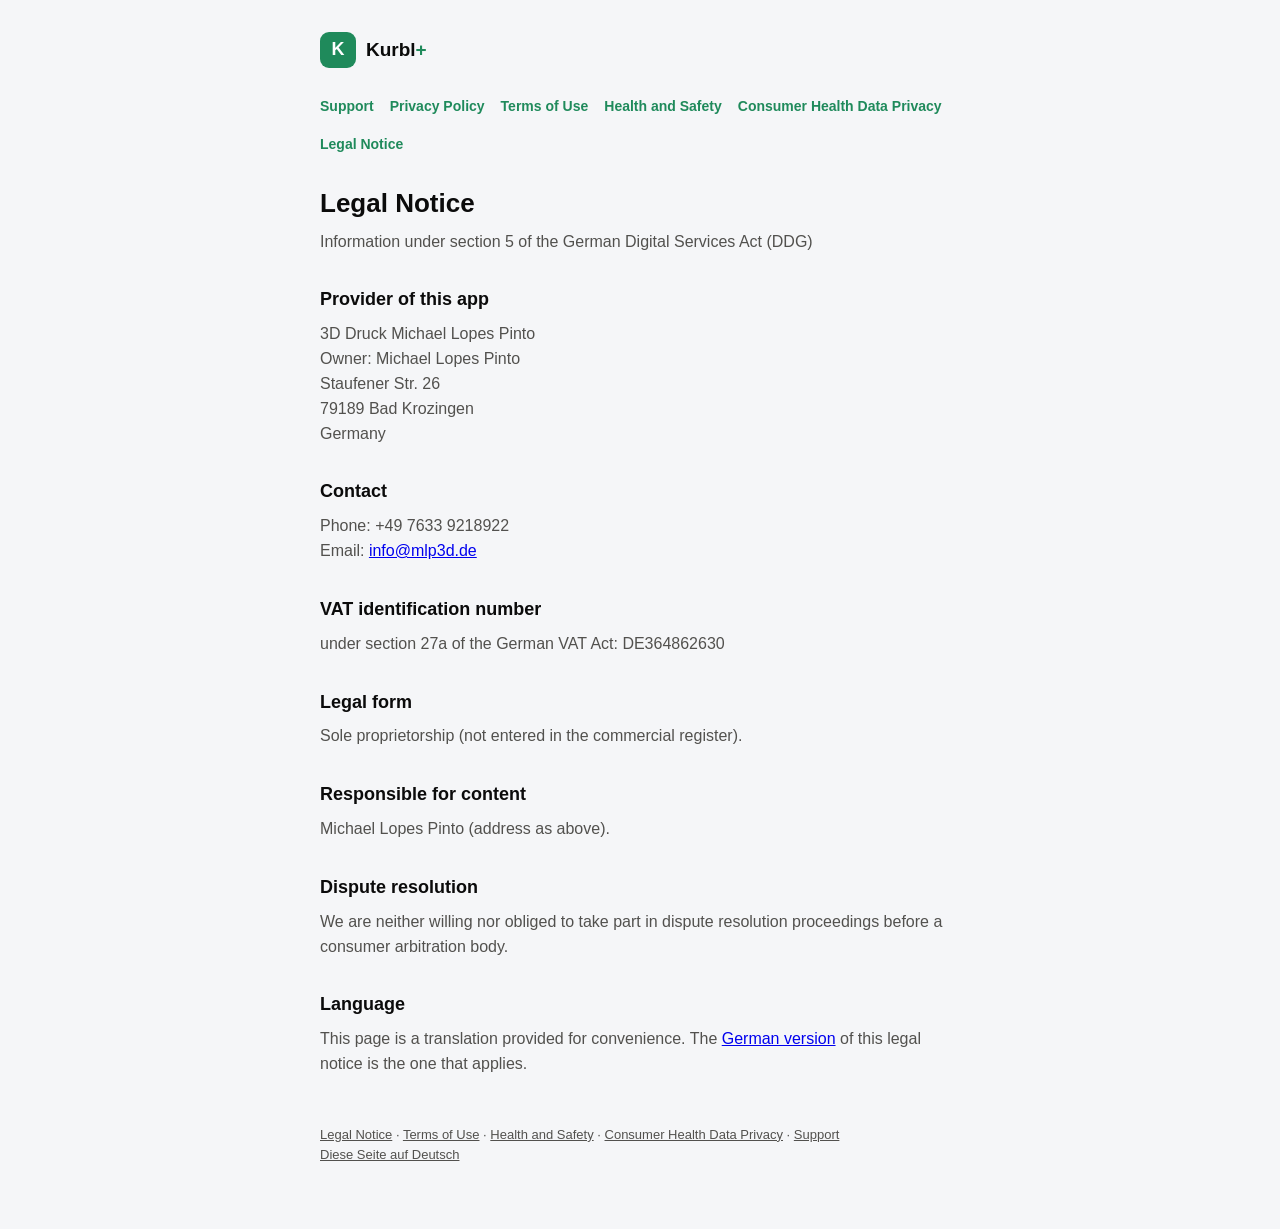
<file: legal-notice.html>
<!doctype html>
<html lang="en">
<head>
<meta charset="utf-8">
<meta name="viewport" content="width=device-width, initial-scale=1">
<title>Kurbl &mdash; Legal Notice</title>
<link rel="alternate" hreflang="de" href="impressum.html">
<link rel="alternate" hreflang="en" href="legal-notice.html">
<link rel="stylesheet" href="style.css">
</head>
<body>
<div class="wrap">
  <header class="top">
    <div class="logo">K</div>
    <div class="name">Kurbl<span class="plus">+</span></div>
  </header>

  <nav class="pages">
    <a href="support.html">Support</a>
    <a href="privacy.html">Privacy Policy</a>
    <a href="terms.html">Terms of Use</a>
    <a href="safety.html">Health and Safety</a>
    <a href="health-data.html">Consumer Health Data Privacy</a>
    <a href="legal-notice.html">Legal Notice</a>
  </nav>

  <h1>Legal Notice</h1>

  <p>Information under section 5 of the German Digital Services Act (DDG)</p>

  <h2>Provider of this app</h2>
  <p>3D Druck Michael Lopes Pinto<br>
  Owner: Michael Lopes Pinto<br>
  Staufener Str. 26<br>
  79189 Bad Krozingen<br>
  Germany</p>

  <h2>Contact</h2>
  <p>Phone: +49 7633 9218922<br>
  Email: <a href="mailto:info@mlp3d.de">info@mlp3d.de</a></p>

  <h2>VAT identification number</h2>
  <p>under section 27a of the German VAT Act: DE364862630</p>

  <h2>Legal form</h2>
  <p>Sole proprietorship (not entered in the commercial register).</p>

  <h2>Responsible for content</h2>
  <p>Michael Lopes Pinto (address as above).</p>

  <h2>Dispute resolution</h2>
  <p>We are neither willing nor obliged to take part in dispute resolution proceedings before a consumer arbitration body.</p>

  <h2>Language</h2>
  <p>This page is a translation provided for convenience. The <a href="impressum.html">German version</a> of this legal notice is the one that applies.</p>

  <footer>
    <a href="legal-notice.html">Legal Notice</a> &middot; <a href="terms.html">Terms of Use</a> &middot; <a href="safety.html">Health and Safety</a> &middot; <a href="health-data.html">Consumer Health Data Privacy</a> &middot; <a href="support.html">Support</a><br>
    <a href="impressum.html">Diese Seite auf Deutsch</a>
  </footer>

</div>
</body>
</html>
</file>
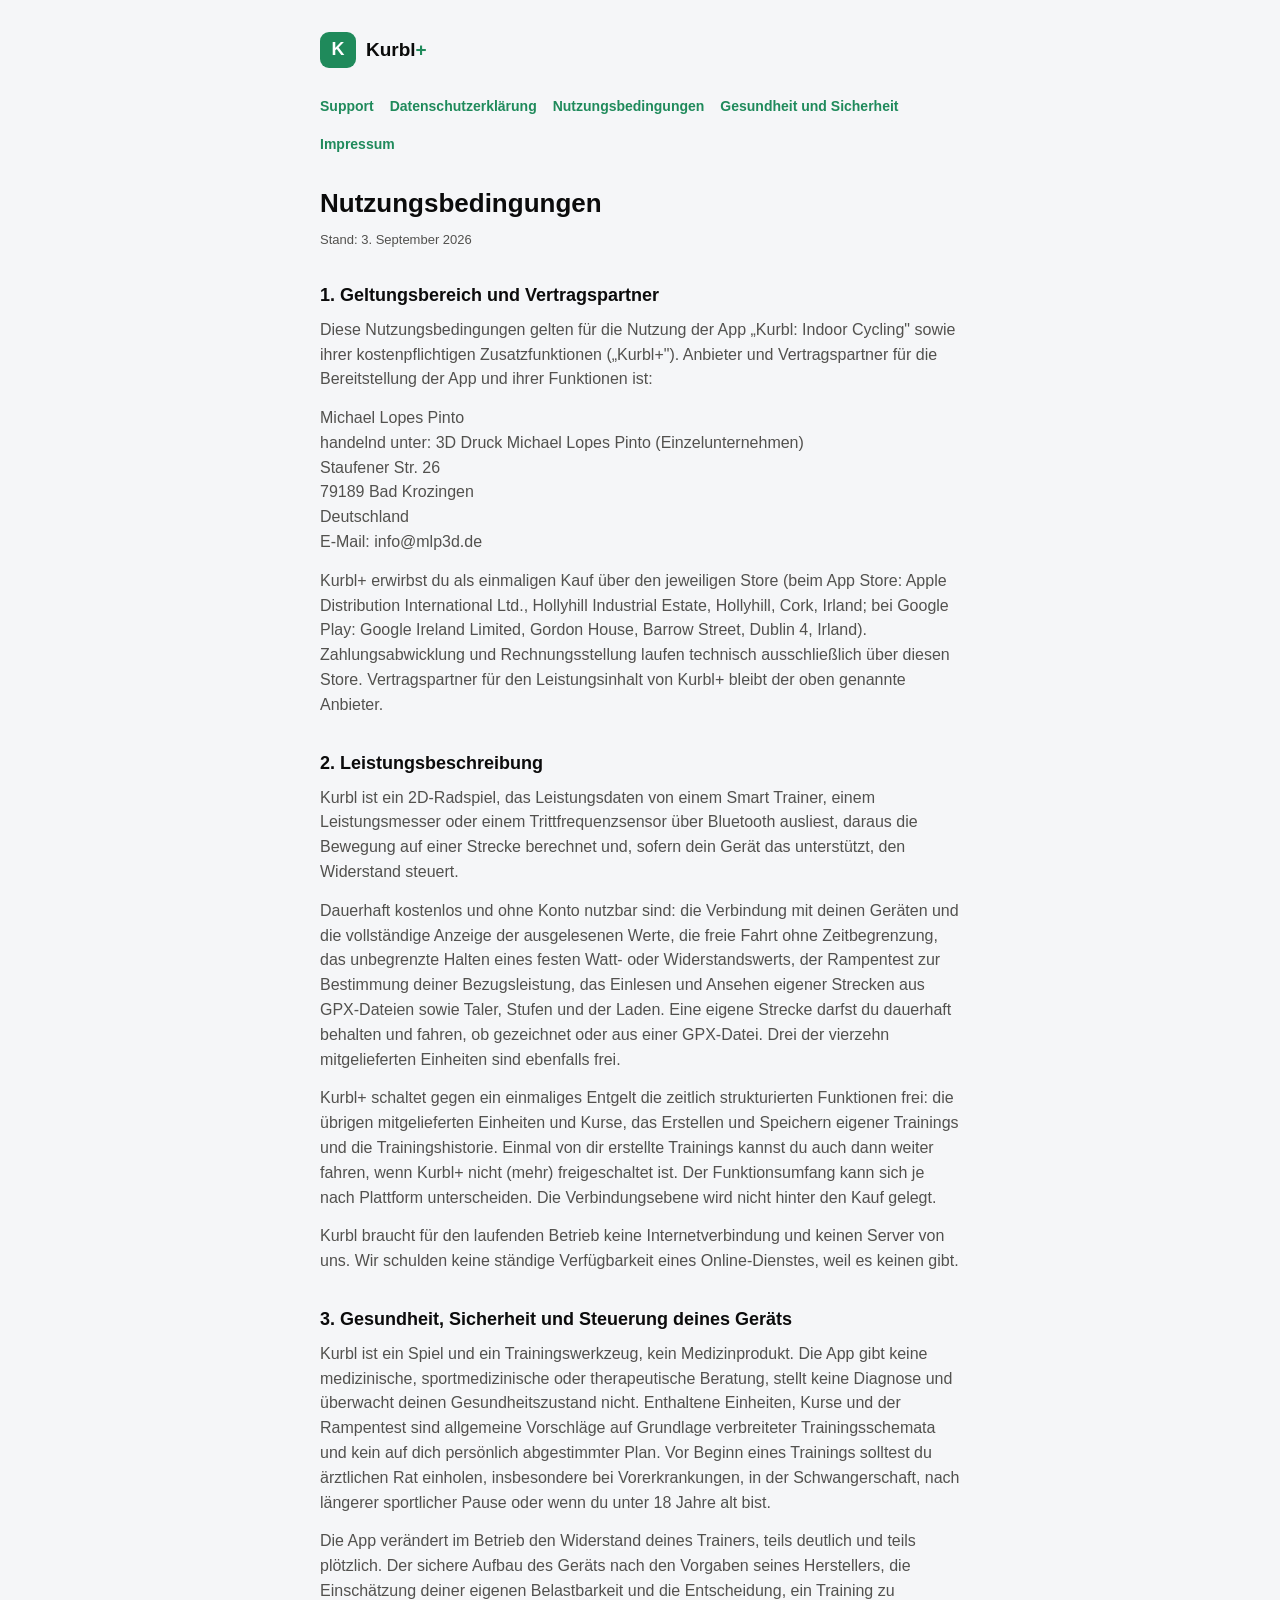
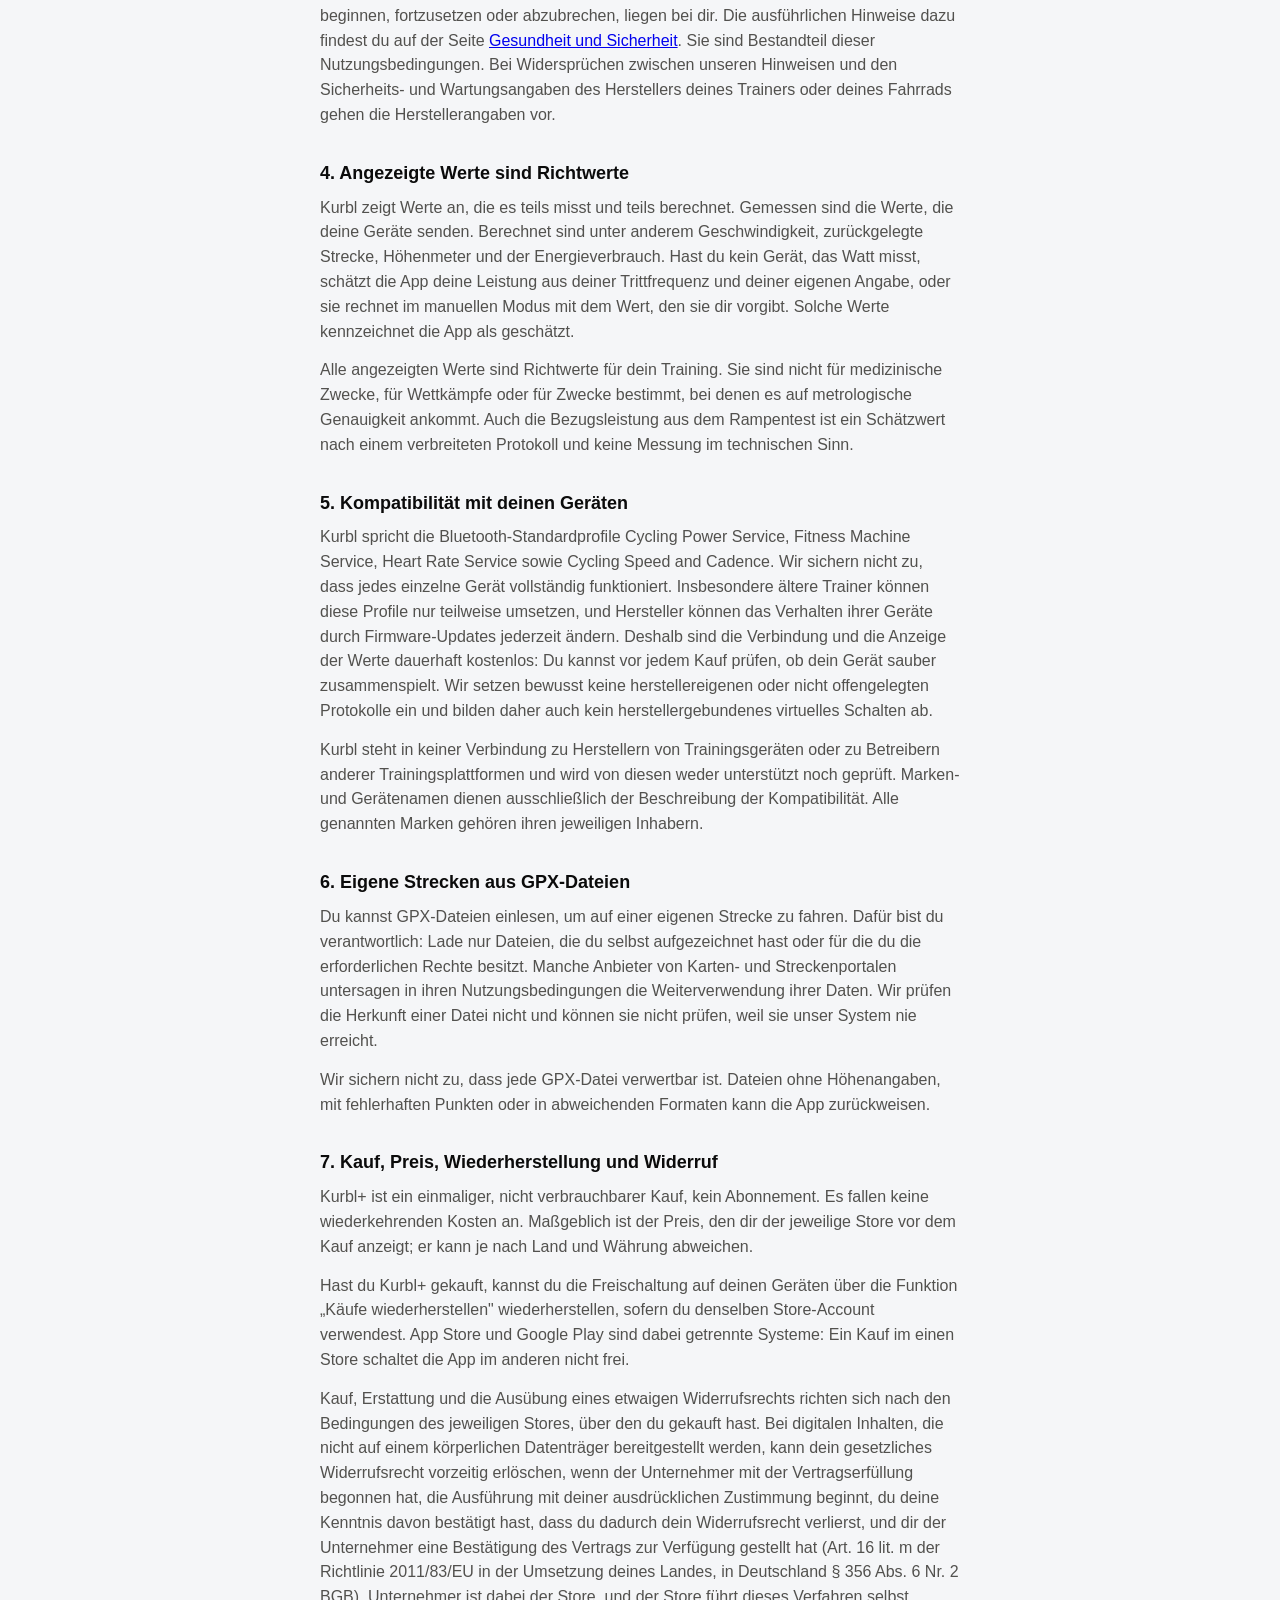
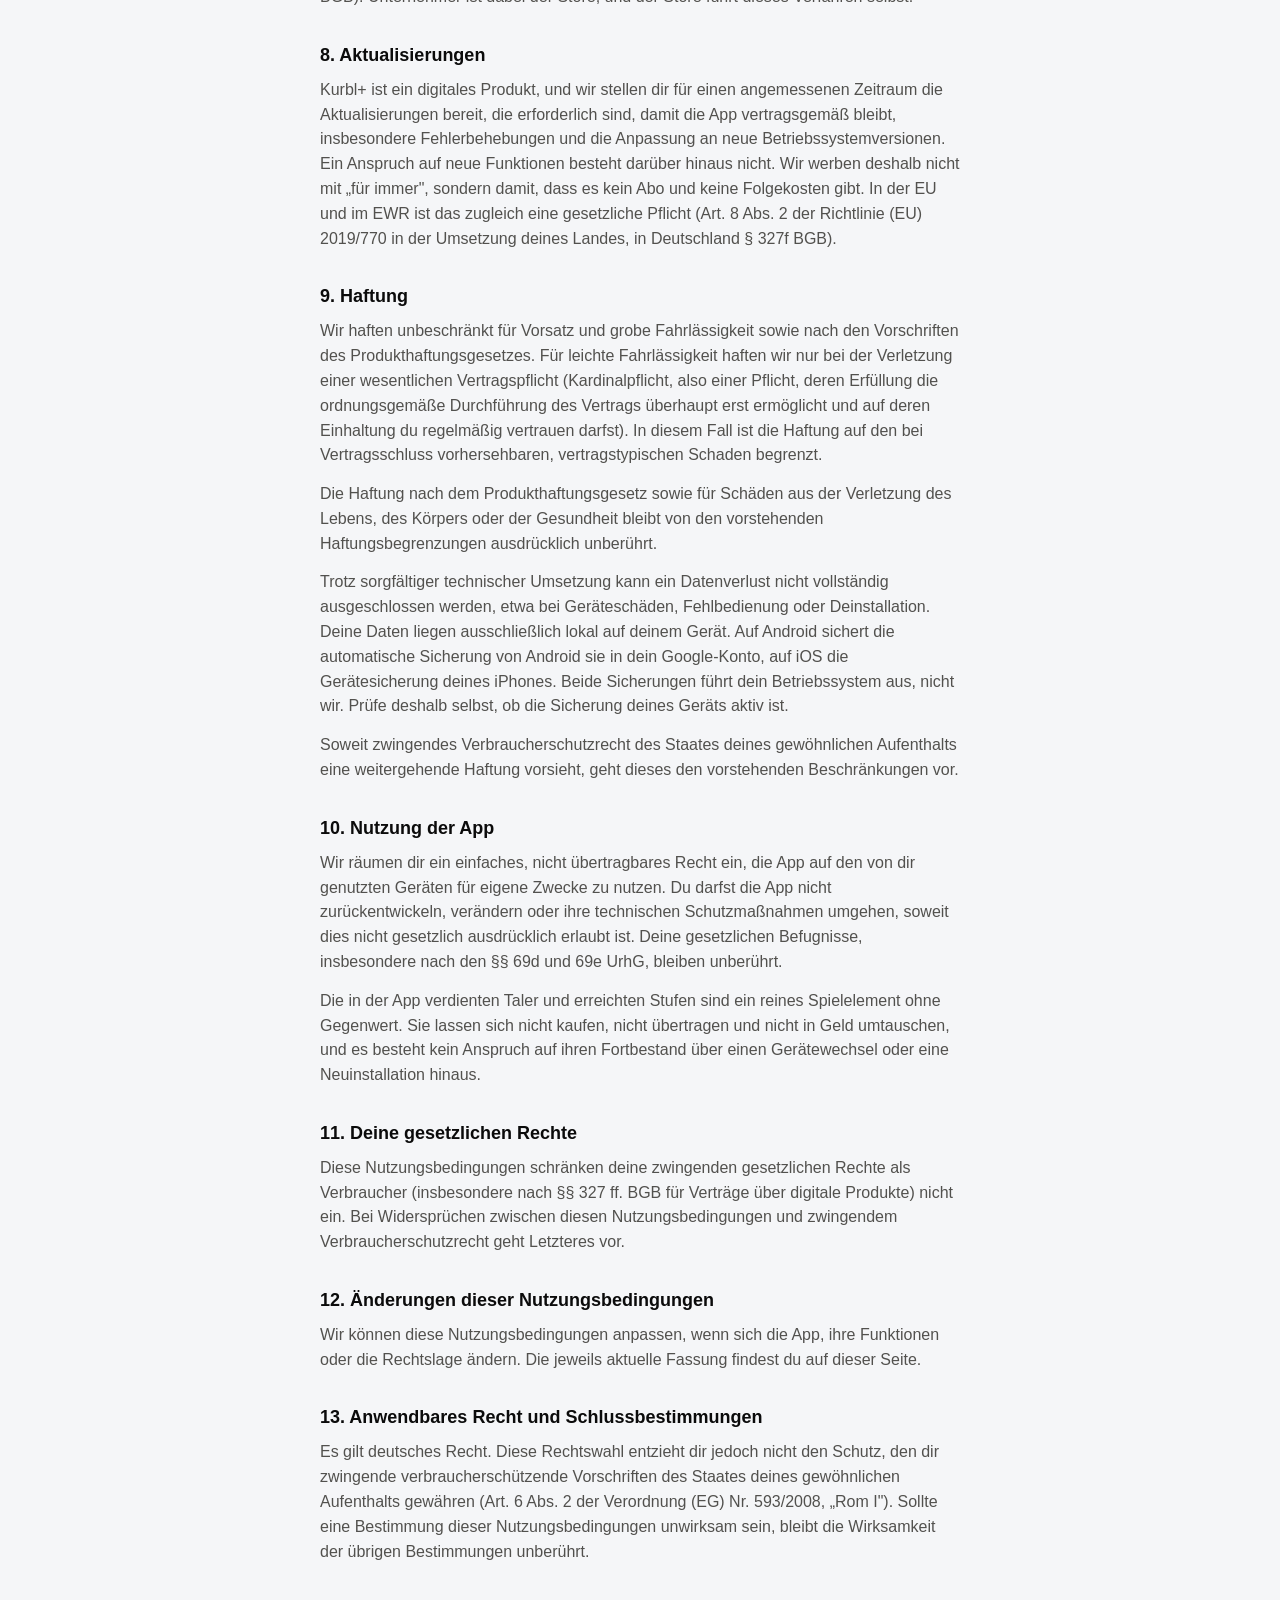
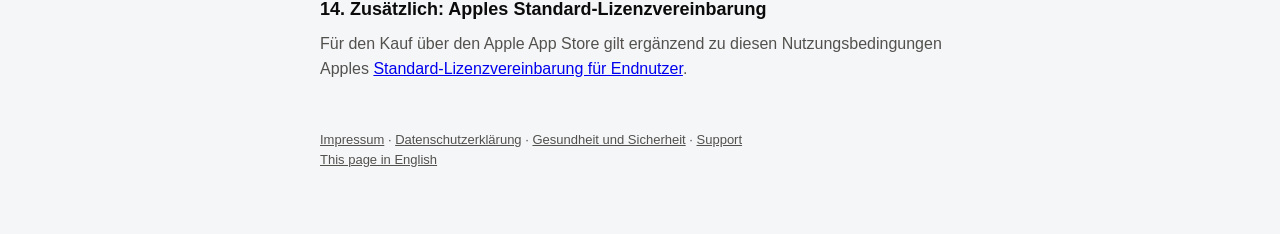
<file: nutzungsbedingungen.html>
<!doctype html>
<html lang="de">
<head>
<meta charset="utf-8">
<meta name="viewport" content="width=device-width, initial-scale=1">
<title>Kurbl — Nutzungsbedingungen</title>
<link rel="alternate" hreflang="de" href="nutzungsbedingungen.html">
<link rel="alternate" hreflang="en" href="terms.html">
<link rel="stylesheet" href="style.css">
</head>
<body>
<div class="wrap">
  <header class="top">
    <div class="logo">K</div>
    <div class="name">Kurbl<span class="plus">+</span></div>
  </header>

  <nav class="pages">
    <a href="index.html">Support</a>
    <a href="datenschutz.html">Datenschutzerklärung</a>
    <a href="nutzungsbedingungen.html">Nutzungsbedingungen</a>
    <a href="sicherheit.html">Gesundheit und Sicherheit</a>
    <a href="impressum.html">Impressum</a>
  </nav>

  <h1>Nutzungsbedingungen</h1>
  <p class="stand">Stand: 3. September 2026</p>

  <h2>1. Geltungsbereich und Vertragspartner</h2>
  <p>Diese Nutzungsbedingungen gelten für die Nutzung der App „Kurbl: Indoor Cycling" sowie ihrer kostenpflichtigen Zusatzfunktionen („Kurbl+"). Anbieter und Vertragspartner für die Bereitstellung der App und ihrer Funktionen ist:</p>
  <p>Michael Lopes Pinto<br>
  handelnd unter: 3D Druck Michael Lopes Pinto (Einzelunternehmen)<br>
  Staufener Str. 26<br>
  79189 Bad Krozingen<br>
  Deutschland<br>
  E-Mail: info@mlp3d.de</p>
  <p>Kurbl+ erwirbst du als einmaligen Kauf über den jeweiligen Store (beim App Store: Apple Distribution International Ltd., Hollyhill Industrial Estate, Hollyhill, Cork, Irland; bei Google Play: Google Ireland Limited, Gordon House, Barrow Street, Dublin 4, Irland). Zahlungsabwicklung und Rechnungsstellung laufen technisch ausschließlich über diesen Store. Vertragspartner für den Leistungsinhalt von Kurbl+ bleibt der oben genannte Anbieter.</p>

  <h2>2. Leistungsbeschreibung</h2>
  <p>Kurbl ist ein 2D-Radspiel, das Leistungsdaten von einem Smart Trainer, einem Leistungsmesser oder einem Trittfrequenzsensor über Bluetooth ausliest, daraus die Bewegung auf einer Strecke berechnet und, sofern dein Gerät das unterstützt, den Widerstand steuert.</p>
  <p>Dauerhaft kostenlos und ohne Konto nutzbar sind: die Verbindung mit deinen Geräten und die vollständige Anzeige der ausgelesenen Werte, die freie Fahrt ohne Zeitbegrenzung, das unbegrenzte Halten eines festen Watt- oder Widerstandswerts, der Rampentest zur Bestimmung deiner Bezugsleistung, das Einlesen und Ansehen eigener Strecken aus GPX-Dateien sowie Taler, Stufen und der Laden. Eine eigene Strecke darfst du dauerhaft behalten und fahren, ob gezeichnet oder aus einer GPX-Datei. Drei der vierzehn mitgelieferten Einheiten sind ebenfalls frei.</p>
  <p>Kurbl+ schaltet gegen ein einmaliges Entgelt die zeitlich strukturierten Funktionen frei: die übrigen mitgelieferten Einheiten und Kurse, das Erstellen und Speichern eigener Trainings und die Trainingshistorie. Einmal von dir erstellte Trainings kannst du auch dann weiter fahren, wenn Kurbl+ nicht (mehr) freigeschaltet ist. Der Funktionsumfang kann sich je nach Plattform unterscheiden. Die Verbindungsebene wird nicht hinter den Kauf gelegt.</p>
  <p>Kurbl braucht für den laufenden Betrieb keine Internetverbindung und keinen Server von uns. Wir schulden keine ständige Verfügbarkeit eines Online-Dienstes, weil es keinen gibt.</p>

  <h2>3. Gesundheit, Sicherheit und Steuerung deines Geräts</h2>
  <p>Kurbl ist ein Spiel und ein Trainingswerkzeug, kein Medizinprodukt. Die App gibt keine medizinische, sportmedizinische oder therapeutische Beratung, stellt keine Diagnose und überwacht deinen Gesundheitszustand nicht. Enthaltene Einheiten, Kurse und der Rampentest sind allgemeine Vorschläge auf Grundlage verbreiteter Trainingsschemata und kein auf dich persönlich abgestimmter Plan. Vor Beginn eines Trainings solltest du ärztlichen Rat einholen, insbesondere bei Vorerkrankungen, in der Schwangerschaft, nach längerer sportlicher Pause oder wenn du unter 18 Jahre alt bist.</p>
  <p>Die App verändert im Betrieb den Widerstand deines Trainers, teils deutlich und teils plötzlich. Der sichere Aufbau des Geräts nach den Vorgaben seines Herstellers, die Einschätzung deiner eigenen Belastbarkeit und die Entscheidung, ein Training zu beginnen, fortzusetzen oder abzubrechen, liegen bei dir. Die ausführlichen Hinweise dazu findest du auf der Seite <a href="sicherheit.html">Gesundheit und Sicherheit</a>. Sie sind Bestandteil dieser Nutzungsbedingungen. Bei Widersprüchen zwischen unseren Hinweisen und den Sicherheits- und Wartungsangaben des Herstellers deines Trainers oder deines Fahrrads gehen die Herstellerangaben vor.</p>

  <h2>4. Angezeigte Werte sind Richtwerte</h2>
  <p>Kurbl zeigt Werte an, die es teils misst und teils berechnet. Gemessen sind die Werte, die deine Geräte senden. Berechnet sind unter anderem Geschwindigkeit, zurückgelegte Strecke, Höhenmeter und der Energieverbrauch. Hast du kein Gerät, das Watt misst, schätzt die App deine Leistung aus deiner Trittfrequenz und deiner eigenen Angabe, oder sie rechnet im manuellen Modus mit dem Wert, den sie dir vorgibt. Solche Werte kennzeichnet die App als geschätzt.</p>
  <p>Alle angezeigten Werte sind Richtwerte für dein Training. Sie sind nicht für medizinische Zwecke, für Wettkämpfe oder für Zwecke bestimmt, bei denen es auf metrologische Genauigkeit ankommt. Auch die Bezugsleistung aus dem Rampentest ist ein Schätzwert nach einem verbreiteten Protokoll und keine Messung im technischen Sinn.</p>

  <h2>5. Kompatibilität mit deinen Geräten</h2>
  <p>Kurbl spricht die Bluetooth-Standardprofile Cycling Power Service, Fitness Machine Service, Heart Rate Service sowie Cycling Speed and Cadence. Wir sichern nicht zu, dass jedes einzelne Gerät vollständig funktioniert. Insbesondere ältere Trainer können diese Profile nur teilweise umsetzen, und Hersteller können das Verhalten ihrer Geräte durch Firmware-Updates jederzeit ändern. Deshalb sind die Verbindung und die Anzeige der Werte dauerhaft kostenlos: Du kannst vor jedem Kauf prüfen, ob dein Gerät sauber zusammenspielt. Wir setzen bewusst keine herstellereigenen oder nicht offengelegten Protokolle ein und bilden daher auch kein herstellergebundenes virtuelles Schalten ab.</p>
  <p>Kurbl steht in keiner Verbindung zu Herstellern von Trainingsgeräten oder zu Betreibern anderer Trainingsplattformen und wird von diesen weder unterstützt noch geprüft. Marken- und Gerätenamen dienen ausschließlich der Beschreibung der Kompatibilität. Alle genannten Marken gehören ihren jeweiligen Inhabern.</p>

  <h2>6. Eigene Strecken aus GPX-Dateien</h2>
  <p>Du kannst GPX-Dateien einlesen, um auf einer eigenen Strecke zu fahren. Dafür bist du verantwortlich: Lade nur Dateien, die du selbst aufgezeichnet hast oder für die du die erforderlichen Rechte besitzt. Manche Anbieter von Karten- und Streckenportalen untersagen in ihren Nutzungsbedingungen die Weiterverwendung ihrer Daten. Wir prüfen die Herkunft einer Datei nicht und können sie nicht prüfen, weil sie unser System nie erreicht.</p>
  <p>Wir sichern nicht zu, dass jede GPX-Datei verwertbar ist. Dateien ohne Höhenangaben, mit fehlerhaften Punkten oder in abweichenden Formaten kann die App zurückweisen.</p>

  <h2>7. Kauf, Preis, Wiederherstellung und Widerruf</h2>
  <p>Kurbl+ ist ein einmaliger, nicht verbrauchbarer Kauf, kein Abonnement. Es fallen keine wiederkehrenden Kosten an. Maßgeblich ist der Preis, den dir der jeweilige Store vor dem Kauf anzeigt; er kann je nach Land und Währung abweichen.</p>
  <p>Hast du Kurbl+ gekauft, kannst du die Freischaltung auf deinen Geräten über die Funktion „Käufe wiederherstellen" wiederherstellen, sofern du denselben Store-Account verwendest. App Store und Google Play sind dabei getrennte Systeme: Ein Kauf im einen Store schaltet die App im anderen nicht frei.</p>
  <p>Kauf, Erstattung und die Ausübung eines etwaigen Widerrufsrechts richten sich nach den Bedingungen des jeweiligen Stores, über den du gekauft hast. Bei digitalen Inhalten, die nicht auf einem körperlichen Datenträger bereitgestellt werden, kann dein gesetzliches Widerrufsrecht vorzeitig erlöschen, wenn der Unternehmer mit der Vertragserfüllung begonnen hat, die Ausführung mit deiner ausdrücklichen Zustimmung beginnt, du deine Kenntnis davon bestätigt hast, dass du dadurch dein Widerrufsrecht verlierst, und dir der Unternehmer eine Bestätigung des Vertrags zur Verfügung gestellt hat (Art. 16 lit. m der Richtlinie 2011/83/EU in der Umsetzung deines Landes, in Deutschland § 356 Abs. 6 Nr. 2 BGB). Unternehmer ist dabei der Store, und der Store führt dieses Verfahren selbst.</p>

  <h2>8. Aktualisierungen</h2>
  <p>Kurbl+ ist ein digitales Produkt, und wir stellen dir für einen angemessenen Zeitraum die Aktualisierungen bereit, die erforderlich sind, damit die App vertragsgemäß bleibt, insbesondere Fehlerbehebungen und die Anpassung an neue Betriebssystemversionen. Ein Anspruch auf neue Funktionen besteht darüber hinaus nicht. Wir werben deshalb nicht mit „für immer", sondern damit, dass es kein Abo und keine Folgekosten gibt. In der EU und im EWR ist das zugleich eine gesetzliche Pflicht (Art. 8 Abs. 2 der Richtlinie (EU) 2019/770 in der Umsetzung deines Landes, in Deutschland § 327f BGB).</p>

  <h2>9. Haftung</h2>
  <p>Wir haften unbeschränkt für Vorsatz und grobe Fahrlässigkeit sowie nach den Vorschriften des Produkthaftungsgesetzes. Für leichte Fahrlässigkeit haften wir nur bei der Verletzung einer wesentlichen Vertragspflicht (Kardinalpflicht, also einer Pflicht, deren Erfüllung die ordnungsgemäße Durchführung des Vertrags überhaupt erst ermöglicht und auf deren Einhaltung du regelmäßig vertrauen darfst). In diesem Fall ist die Haftung auf den bei Vertragsschluss vorhersehbaren, vertragstypischen Schaden begrenzt.</p>
  <p>Die Haftung nach dem Produkthaftungsgesetz sowie für Schäden aus der Verletzung des Lebens, des Körpers oder der Gesundheit bleibt von den vorstehenden Haftungsbegrenzungen ausdrücklich unberührt.</p>
  <p>Trotz sorgfältiger technischer Umsetzung kann ein Datenverlust nicht vollständig ausgeschlossen werden, etwa bei Geräteschäden, Fehlbedienung oder Deinstallation. Deine Daten liegen ausschließlich lokal auf deinem Gerät. Auf Android sichert die automatische Sicherung von Android sie in dein Google-Konto, auf iOS die Gerätesicherung deines iPhones. Beide Sicherungen führt dein Betriebssystem aus, nicht wir. Prüfe deshalb selbst, ob die Sicherung deines Geräts aktiv ist.</p>
  <p>Soweit zwingendes Verbraucherschutzrecht des Staates deines gewöhnlichen Aufenthalts eine weitergehende Haftung vorsieht, geht dieses den vorstehenden Beschränkungen vor.</p>

  <h2>10. Nutzung der App</h2>
  <p>Wir räumen dir ein einfaches, nicht übertragbares Recht ein, die App auf den von dir genutzten Geräten für eigene Zwecke zu nutzen. Du darfst die App nicht zurückentwickeln, verändern oder ihre technischen Schutzmaßnahmen umgehen, soweit dies nicht gesetzlich ausdrücklich erlaubt ist. Deine gesetzlichen Befugnisse, insbesondere nach den §§ 69d und 69e UrhG, bleiben unberührt.</p>
  <p>Die in der App verdienten Taler und erreichten Stufen sind ein reines Spielelement ohne Gegenwert. Sie lassen sich nicht kaufen, nicht übertragen und nicht in Geld umtauschen, und es besteht kein Anspruch auf ihren Fortbestand über einen Gerätewechsel oder eine Neuinstallation hinaus.</p>

  <h2>11. Deine gesetzlichen Rechte</h2>
  <p>Diese Nutzungsbedingungen schränken deine zwingenden gesetzlichen Rechte als Verbraucher (insbesondere nach §§ 327 ff. BGB für Verträge über digitale Produkte) nicht ein. Bei Widersprüchen zwischen diesen Nutzungsbedingungen und zwingendem Verbraucherschutzrecht geht Letzteres vor.</p>

  <h2>12. Änderungen dieser Nutzungsbedingungen</h2>
  <p>Wir können diese Nutzungsbedingungen anpassen, wenn sich die App, ihre Funktionen oder die Rechtslage ändern. Die jeweils aktuelle Fassung findest du auf dieser Seite.</p>

  <h2>13. Anwendbares Recht und Schlussbestimmungen</h2>
  <p>Es gilt deutsches Recht. Diese Rechtswahl entzieht dir jedoch nicht den Schutz, den dir zwingende verbraucherschützende Vorschriften des Staates deines gewöhnlichen Aufenthalts gewähren (Art. 6 Abs. 2 der Verordnung (EG) Nr. 593/2008, „Rom I"). Sollte eine Bestimmung dieser Nutzungsbedingungen unwirksam sein, bleibt die Wirksamkeit der übrigen Bestimmungen unberührt.</p>

  <h2>14. Zusätzlich: Apples Standard-Lizenzvereinbarung</h2>
  <p>Für den Kauf über den Apple App Store gilt ergänzend zu diesen Nutzungsbedingungen Apples <a href="https://www.apple.com/legal/internet-services/itunes/dev/stdeula/">Standard-Lizenzvereinbarung für Endnutzer</a>.</p>

  <footer>
    <a href="impressum.html">Impressum</a> · <a href="datenschutz.html">Datenschutzerklärung</a> · <a href="sicherheit.html">Gesundheit und Sicherheit</a> · <a href="index.html">Support</a>
    <br><a href="terms.html">This page in English</a>
  </footer>
</div>
</body>
</html>
</file>
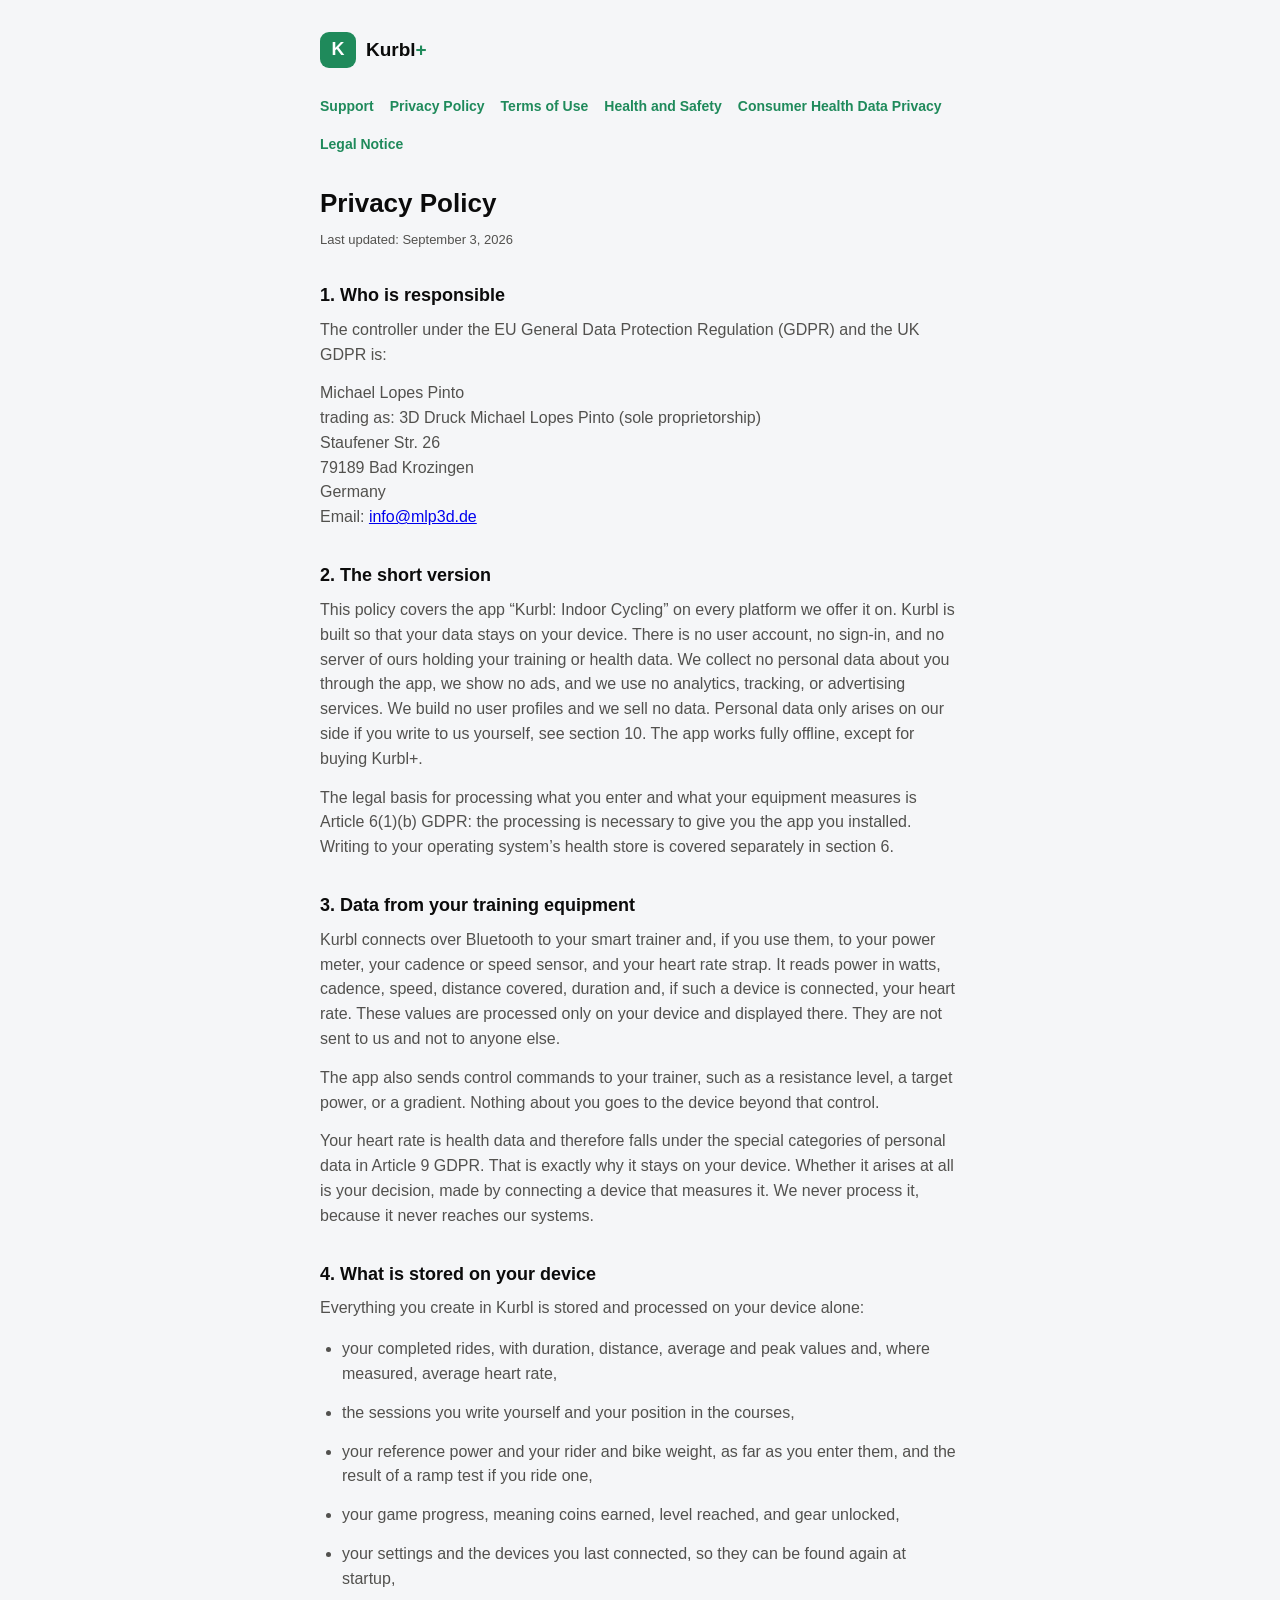
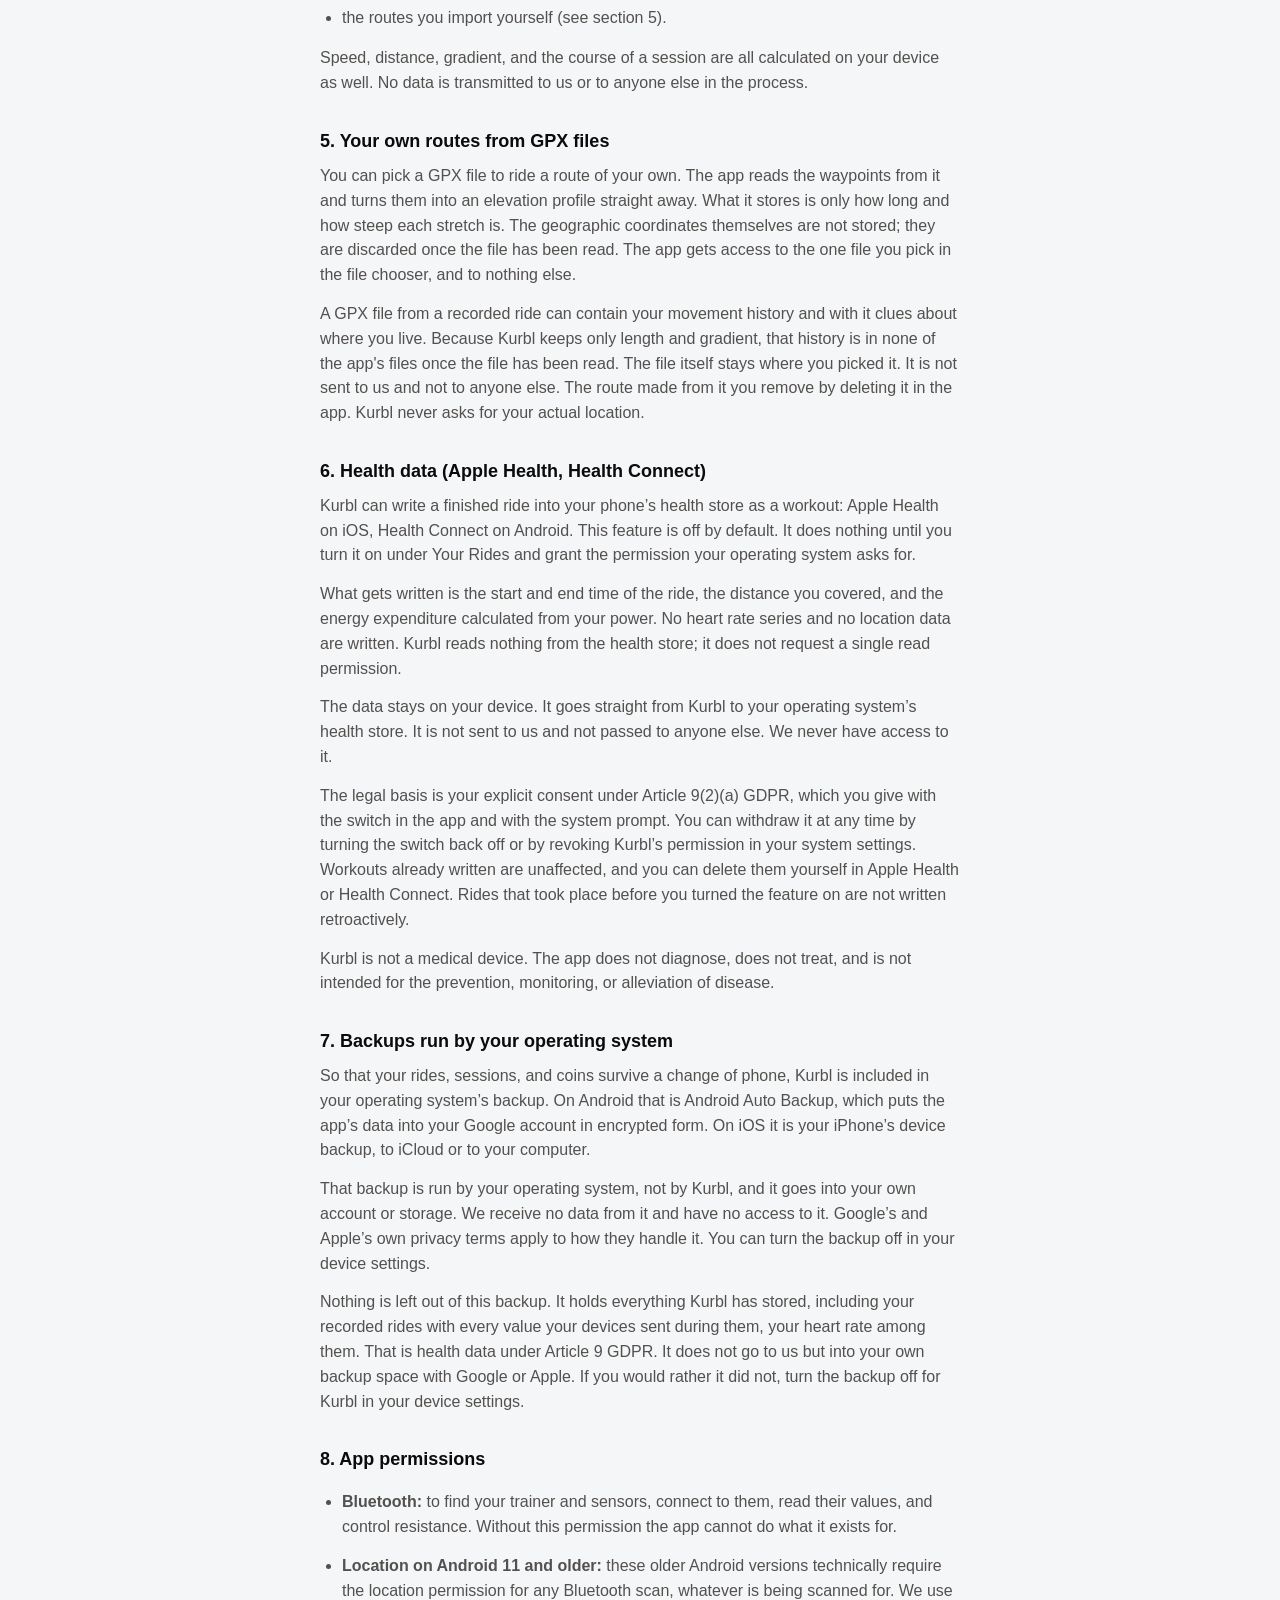
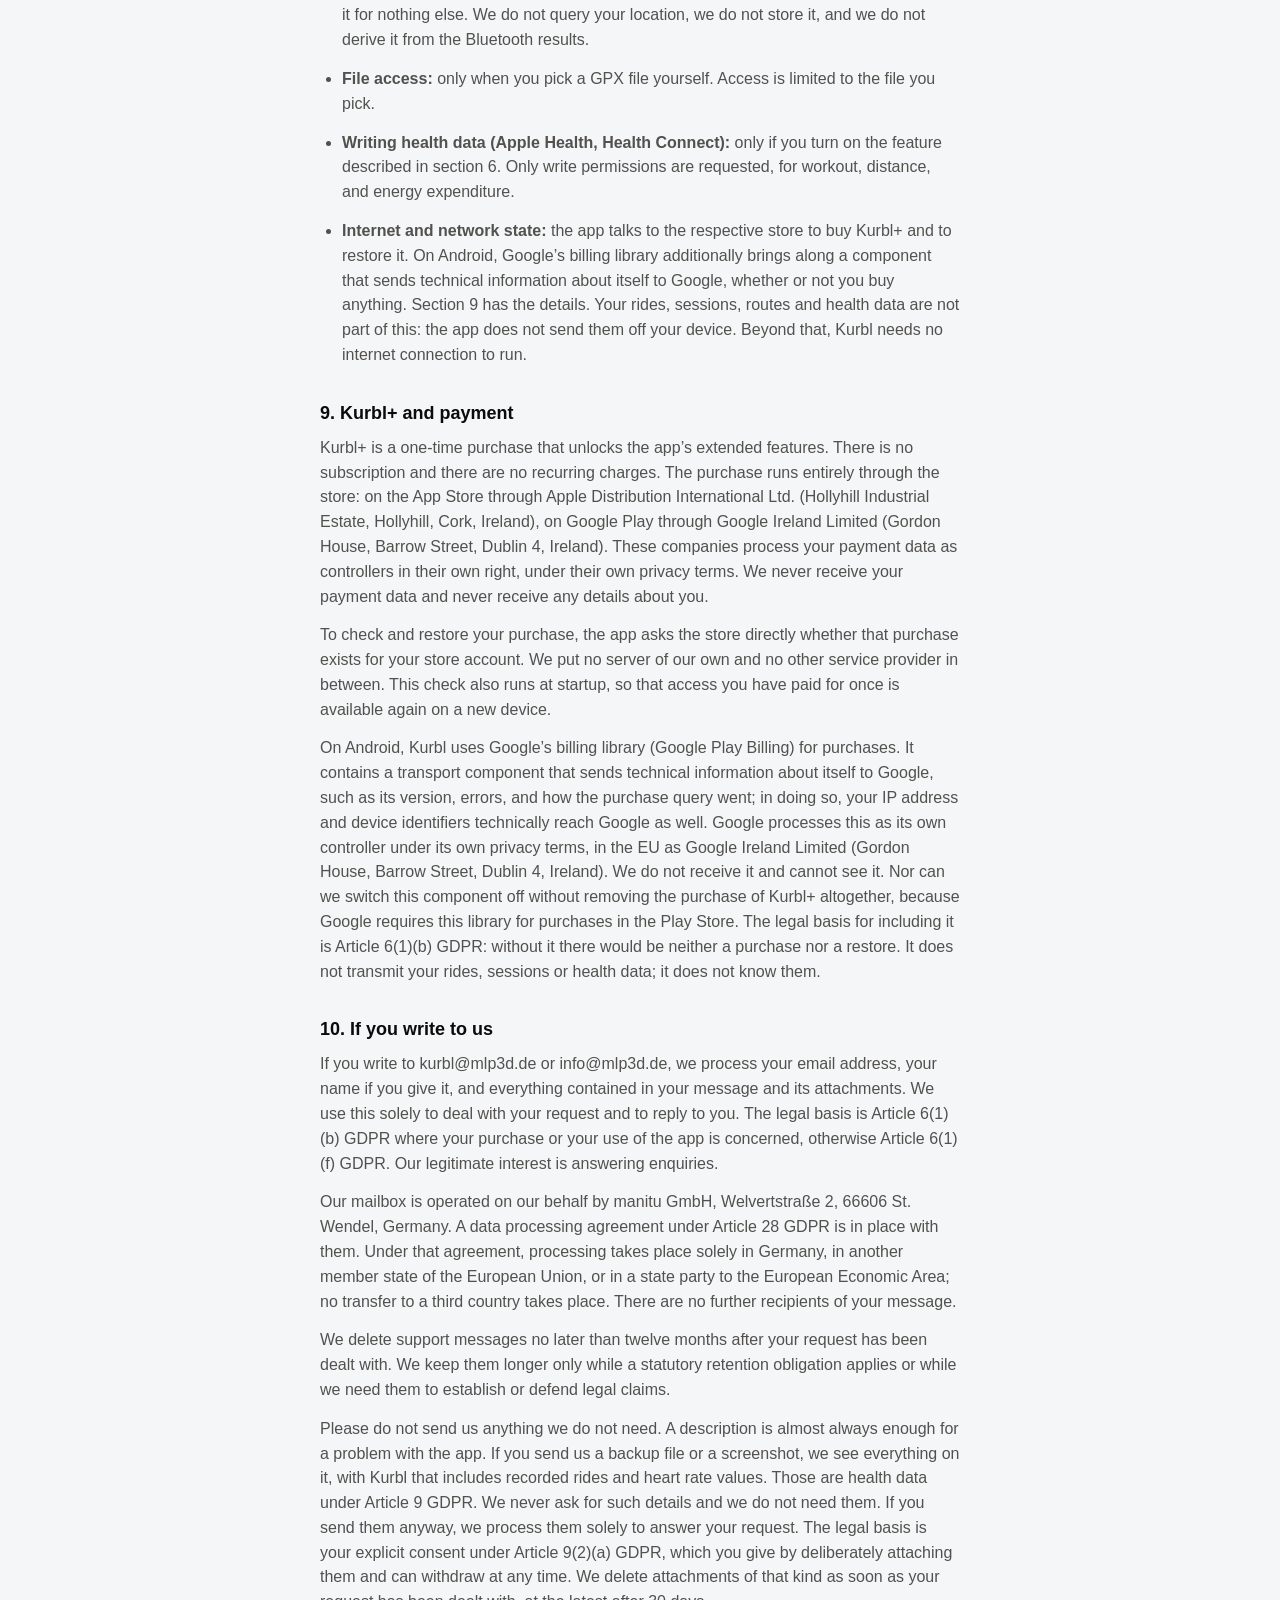
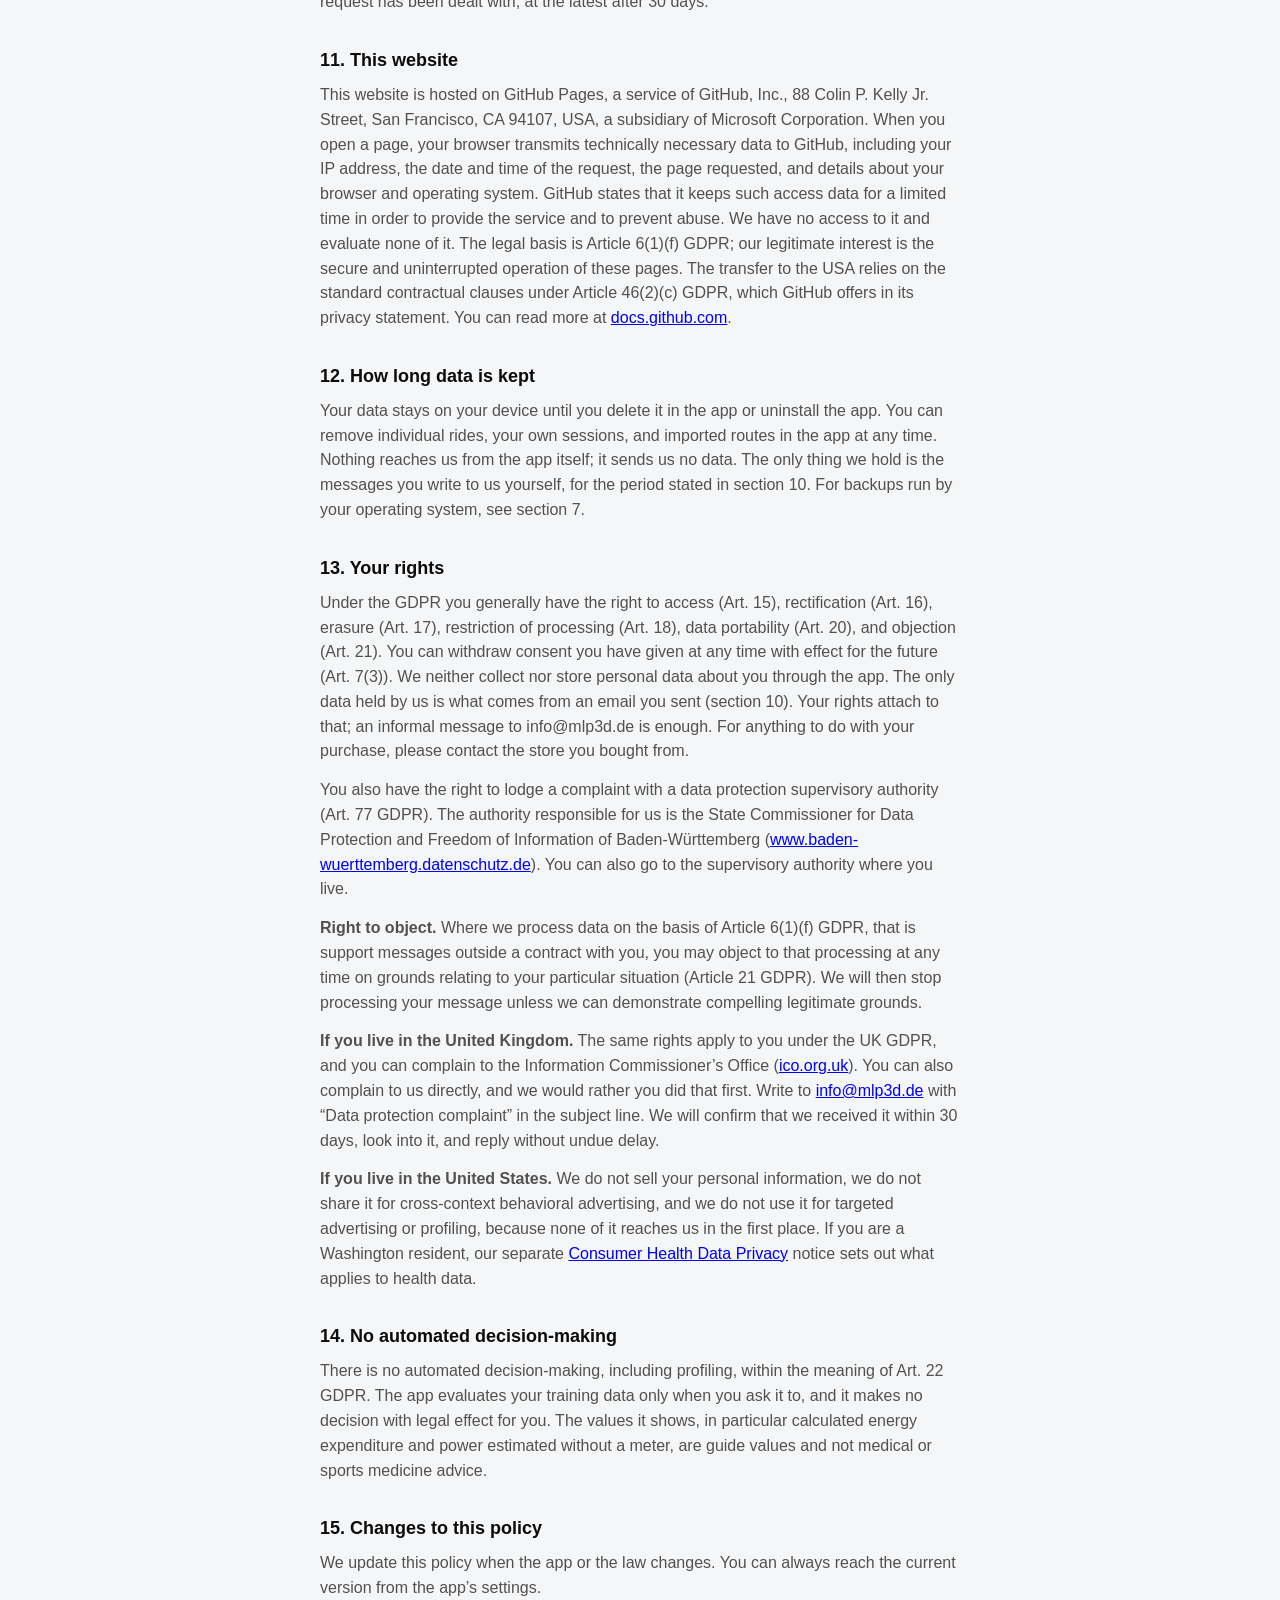
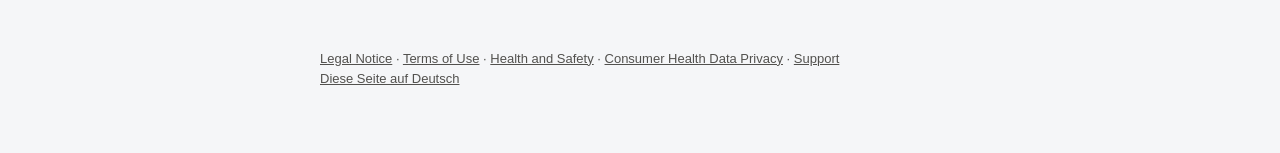
<file: privacy.html>
<!doctype html>
<html lang="en">
<head>
<meta charset="utf-8">
<meta name="viewport" content="width=device-width, initial-scale=1">
<title>Kurbl &mdash; Privacy Policy</title>
<link rel="alternate" hreflang="de" href="datenschutz.html">
<link rel="alternate" hreflang="en" href="privacy.html">
<link rel="stylesheet" href="style.css">
</head>
<body>
<div class="wrap">
  <header class="top">
    <div class="logo">K</div>
    <div class="name">Kurbl<span class="plus">+</span></div>
  </header>

  <nav class="pages">
    <a href="support.html">Support</a>
    <a href="privacy.html">Privacy Policy</a>
    <a href="terms.html">Terms of Use</a>
    <a href="safety.html">Health and Safety</a>
    <a href="health-data.html">Consumer Health Data Privacy</a>
    <a href="legal-notice.html">Legal Notice</a>
  </nav>

  <h1>Privacy Policy</h1>
  <p class="stand">Last updated: September 3, 2026</p>


  <h2>1. Who is responsible</h2>
  <p>The controller under the EU General Data Protection Regulation (GDPR) and the UK GDPR is:</p>
  <p>Michael Lopes Pinto<br>
  trading as: 3D Druck Michael Lopes Pinto (sole proprietorship)<br>
  Staufener Str. 26<br>
  79189 Bad Krozingen<br>
  Germany<br>
  Email: <a href="mailto:info@mlp3d.de">info@mlp3d.de</a></p>

  <h2>2. The short version</h2>
  <p>This policy covers the app &ldquo;Kurbl: Indoor Cycling&rdquo; on every platform we offer it on. Kurbl is built so that your data stays on your device. There is no user account, no sign-in, and no server of ours holding your training or health data. We collect no personal data about you through the app, we show no ads, and we use no analytics, tracking, or advertising services. We build no user profiles and we sell no data. Personal data only arises on our side if you write to us yourself, see section 10. The app works fully offline, except for buying Kurbl+.</p>
  <p>The legal basis for processing what you enter and what your equipment measures is Article 6(1)(b) GDPR: the processing is necessary to give you the app you installed. Writing to your operating system&rsquo;s health store is covered separately in section 6.</p>

  <h2>3. Data from your training equipment</h2>
  <p>Kurbl connects over Bluetooth to your smart trainer and, if you use them, to your power meter, your cadence or speed sensor, and your heart rate strap. It reads power in watts, cadence, speed, distance covered, duration and, if such a device is connected, your heart rate. These values are processed only on your device and displayed there. They are not sent to us and not to anyone else.</p>
  <p>The app also sends control commands to your trainer, such as a resistance level, a target power, or a gradient. Nothing about you goes to the device beyond that control.</p>
  <p>Your heart rate is health data and therefore falls under the special categories of personal data in Article 9 GDPR. That is exactly why it stays on your device. Whether it arises at all is your decision, made by connecting a device that measures it. We never process it, because it never reaches our systems.</p>

  <h2>4. What is stored on your device</h2>
  <p>Everything you create in Kurbl is stored and processed on your device alone:</p>
  <ul>
    <li>your completed rides, with duration, distance, average and peak values and, where measured, average heart rate,</li>
    <li>the sessions you write yourself and your position in the courses,</li>
    <li>your reference power and your rider and bike weight, as far as you enter them, and the result of a ramp test if you ride one,</li>
    <li>your game progress, meaning coins earned, level reached, and gear unlocked,</li>
    <li>your settings and the devices you last connected, so they can be found again at startup,</li>
    <li>the routes you import yourself (see section 5).</li>
  </ul>
  <p>Speed, distance, gradient, and the course of a session are all calculated on your device as well. No data is transmitted to us or to anyone else in the process.</p>

  <h2>5. Your own routes from GPX files</h2>
  <p>You can pick a GPX file to ride a route of your own. The app reads the waypoints from it and turns them into an elevation profile straight away. What it stores is only how long and how steep each stretch is. The geographic coordinates themselves are not stored; they are discarded once the file has been read. The app gets access to the one file you pick in the file chooser, and to nothing else.</p>
  <p>A GPX file from a recorded ride can contain your movement history and with it clues about where you live. Because Kurbl keeps only length and gradient, that history is in none of the app's files once the file has been read. The file itself stays where you picked it. It is not sent to us and not to anyone else. The route made from it you remove by deleting it in the app. Kurbl never asks for your actual location.</p>

  <h2>6. Health data (Apple Health, Health Connect)</h2>
  <p>Kurbl can write a finished ride into your phone&rsquo;s health store as a workout: Apple Health on iOS, Health Connect on Android. This feature is off by default. It does nothing until you turn it on under Your Rides and grant the permission your operating system asks for.</p>
  <p>What gets written is the start and end time of the ride, the distance you covered, and the energy expenditure calculated from your power. No heart rate series and no location data are written. Kurbl reads nothing from the health store; it does not request a single read permission.</p>
  <p>The data stays on your device. It goes straight from Kurbl to your operating system&rsquo;s health store. It is not sent to us and not passed to anyone else. We never have access to it.</p>
  <p>The legal basis is your explicit consent under Article 9(2)(a) GDPR, which you give with the switch in the app and with the system prompt. You can withdraw it at any time by turning the switch back off or by revoking Kurbl&rsquo;s permission in your system settings. Workouts already written are unaffected, and you can delete them yourself in Apple Health or Health Connect. Rides that took place before you turned the feature on are not written retroactively.</p>
  <p>Kurbl is not a medical device. The app does not diagnose, does not treat, and is not intended for the prevention, monitoring, or alleviation of disease.</p>

  <h2>7. Backups run by your operating system</h2>
  <p>So that your rides, sessions, and coins survive a change of phone, Kurbl is included in your operating system&rsquo;s backup. On Android that is Android Auto Backup, which puts the app&rsquo;s data into your Google account in encrypted form. On iOS it is your iPhone&rsquo;s device backup, to iCloud or to your computer.</p>
  <p>That backup is run by your operating system, not by Kurbl, and it goes into your own account or storage. We receive no data from it and have no access to it. Google&rsquo;s and Apple&rsquo;s own privacy terms apply to how they handle it. You can turn the backup off in your device settings.</p>

  <p>Nothing is left out of this backup. It holds everything Kurbl has stored, including your recorded rides with every value your devices sent during them, your heart rate among them. That is health data under Article 9 GDPR. It does not go to us but into your own backup space with Google or Apple. If you would rather it did not, turn the backup off for Kurbl in your device settings.</p>

  <h2>8. App permissions</h2>
  <ul>
    <li><strong>Bluetooth:</strong> to find your trainer and sensors, connect to them, read their values, and control resistance. Without this permission the app cannot do what it exists for.</li>
    <li><strong>Location on Android 11 and older:</strong> these older Android versions technically require the location permission for any Bluetooth scan, whatever is being scanned for. We use it for nothing else. We do not query your location, we do not store it, and we do not derive it from the Bluetooth results.</li>
    <li><strong>File access:</strong> only when you pick a GPX file yourself. Access is limited to the file you pick.</li>
    <li><strong>Writing health data (Apple Health, Health Connect):</strong> only if you turn on the feature described in section 6. Only write permissions are requested, for workout, distance, and energy expenditure.</li>
    <li><strong>Internet and network state:</strong> the app talks to the respective store to buy Kurbl+ and to restore it. On Android, Google&rsquo;s billing library additionally brings along a component that sends technical information about itself to Google, whether or not you buy anything. Section 9 has the details. Your rides, sessions, routes and health data are not part of this: the app does not send them off your device. Beyond that, Kurbl needs no internet connection to run.</li>
  </ul>

  <h2>9. Kurbl+ and payment</h2>
  <p>Kurbl+ is a one-time purchase that unlocks the app&rsquo;s extended features. There is no subscription and there are no recurring charges. The purchase runs entirely through the store: on the App Store through Apple Distribution International Ltd. (Hollyhill Industrial Estate, Hollyhill, Cork, Ireland), on Google Play through Google Ireland Limited (Gordon House, Barrow Street, Dublin 4, Ireland). These companies process your payment data as controllers in their own right, under their own privacy terms. We never receive your payment data and never receive any details about you.</p>
  <p>To check and restore your purchase, the app asks the store directly whether that purchase exists for your store account. We put no server of our own and no other service provider in between. This check also runs at startup, so that access you have paid for once is available again on a new device.</p>

  <p>On Android, Kurbl uses Google&rsquo;s billing library (Google Play Billing) for purchases. It contains a transport component that sends technical information about itself to Google, such as its version, errors, and how the purchase query went; in doing so, your IP address and device identifiers technically reach Google as well. Google processes this as its own controller under its own privacy terms, in the EU as Google Ireland Limited (Gordon House, Barrow Street, Dublin 4, Ireland). We do not receive it and cannot see it. Nor can we switch this component off without removing the purchase of Kurbl+ altogether, because Google requires this library for purchases in the Play Store. The legal basis for including it is Article 6(1)(b) GDPR: without it there would be neither a purchase nor a restore. It does not transmit your rides, sessions or health data; it does not know them.</p>

  <h2>10. If you write to us</h2>
  <p>If you write to kurbl@mlp3d.de or info@mlp3d.de, we process your email address, your name if you give it, and everything contained in your message and its attachments. We use this solely to deal with your request and to reply to you. The legal basis is Article 6(1)(b) GDPR where your purchase or your use of the app is concerned, otherwise Article 6(1)(f) GDPR. Our legitimate interest is answering enquiries.</p>
  <p>Our mailbox is operated on our behalf by manitu GmbH, Welvertstra&szlig;e 2, 66606 St. Wendel, Germany. A data processing agreement under Article 28 GDPR is in place with them. Under that agreement, processing takes place solely in Germany, in another member state of the European Union, or in a state party to the European Economic Area; no transfer to a third country takes place. There are no further recipients of your message.</p>
  <p>We delete support messages no later than twelve months after your request has been dealt with. We keep them longer only while a statutory retention obligation applies or while we need them to establish or defend legal claims.</p>
  <p>Please do not send us anything we do not need. A description is almost always enough for a problem with the app. If you send us a backup file or a screenshot, we see everything on it, with Kurbl that includes recorded rides and heart rate values. Those are health data under Article 9 GDPR. We never ask for such details and we do not need them. If you send them anyway, we process them solely to answer your request. The legal basis is your explicit consent under Article 9(2)(a) GDPR, which you give by deliberately attaching them and can withdraw at any time. We delete attachments of that kind as soon as your request has been dealt with, at the latest after 30 days.</p>

  <h2>11. This website</h2>
  <p>This website is hosted on GitHub Pages, a service of GitHub, Inc., 88 Colin P. Kelly Jr. Street, San Francisco, CA 94107, USA, a subsidiary of Microsoft Corporation. When you open a page, your browser transmits technically necessary data to GitHub, including your IP address, the date and time of the request, the page requested, and details about your browser and operating system. GitHub states that it keeps such access data for a limited time in order to provide the service and to prevent abuse. We have no access to it and evaluate none of it. The legal basis is Article 6(1)(f) GDPR; our legitimate interest is the secure and uninterrupted operation of these pages. The transfer to the USA relies on the standard contractual clauses under Article 46(2)(c) GDPR, which GitHub offers in its privacy statement. You can read more at <a href="https://docs.github.com/site-policy/privacy-policies/github-general-privacy-statement">docs.github.com</a>.</p>

  <h2>12. How long data is kept</h2>
  <p>Your data stays on your device until you delete it in the app or uninstall the app. You can remove individual rides, your own sessions, and imported routes in the app at any time. Nothing reaches us from the app itself; it sends us no data. The only thing we hold is the messages you write to us yourself, for the period stated in section 10. For backups run by your operating system, see section 7.</p>

  <h2>13. Your rights</h2>
  <p>Under the GDPR you generally have the right to access (Art. 15), rectification (Art. 16), erasure (Art. 17), restriction of processing (Art. 18), data portability (Art. 20), and objection (Art. 21). You can withdraw consent you have given at any time with effect for the future (Art. 7(3)). We neither collect nor store personal data about you through the app. The only data held by us is what comes from an email you sent (section 10). Your rights attach to that; an informal message to info@mlp3d.de is enough. For anything to do with your purchase, please contact the store you bought from.</p>
  <p>You also have the right to lodge a complaint with a data protection supervisory authority (Art. 77 GDPR). The authority responsible for us is the State Commissioner for Data Protection and Freedom of Information of Baden-W&uuml;rttemberg (<a href="https://www.baden-wuerttemberg.datenschutz.de">www.baden-wuerttemberg.datenschutz.de</a>). You can also go to the supervisory authority where you live.</p>
  <p><strong>Right to object.</strong> Where we process data on the basis of Article 6(1)(f) GDPR, that is support messages outside a contract with you, you may object to that processing at any time on grounds relating to your particular situation (Article 21 GDPR). We will then stop processing your message unless we can demonstrate compelling legitimate grounds.</p>
  <p><strong>If you live in the United Kingdom.</strong> The same rights apply to you under the UK GDPR, and you can complain to the Information Commissioner&rsquo;s Office (<a href="https://ico.org.uk">ico.org.uk</a>). You can also complain to us directly, and we would rather you did that first. Write to <a href="mailto:info@mlp3d.de">info@mlp3d.de</a> with &ldquo;Data protection complaint&rdquo; in the subject line. We will confirm that we received it within 30 days, look into it, and reply without undue delay.</p>
  <p><strong>If you live in the United States.</strong> We do not sell your personal information, we do not share it for cross-context behavioral advertising, and we do not use it for targeted advertising or profiling, because none of it reaches us in the first place. If you are a Washington resident, our separate <a href="health-data.html">Consumer Health Data Privacy</a> notice sets out what applies to health data.</p>

  <h2>14. No automated decision-making</h2>
  <p>There is no automated decision-making, including profiling, within the meaning of Art. 22 GDPR. The app evaluates your training data only when you ask it to, and it makes no decision with legal effect for you. The values it shows, in particular calculated energy expenditure and power estimated without a meter, are guide values and not medical or sports medicine advice.</p>

  <h2>15. Changes to this policy</h2>
  <p>We update this policy when the app or the law changes. You can always reach the current version from the app&rsquo;s settings.</p>

  <footer>
    <a href="legal-notice.html">Legal Notice</a> &middot; <a href="terms.html">Terms of Use</a> &middot; <a href="safety.html">Health and Safety</a> &middot; <a href="health-data.html">Consumer Health Data Privacy</a> &middot; <a href="support.html">Support</a><br>
    <a href="datenschutz.html">Diese Seite auf Deutsch</a>
  </footer>

</div>
</body>
</html>
</file>
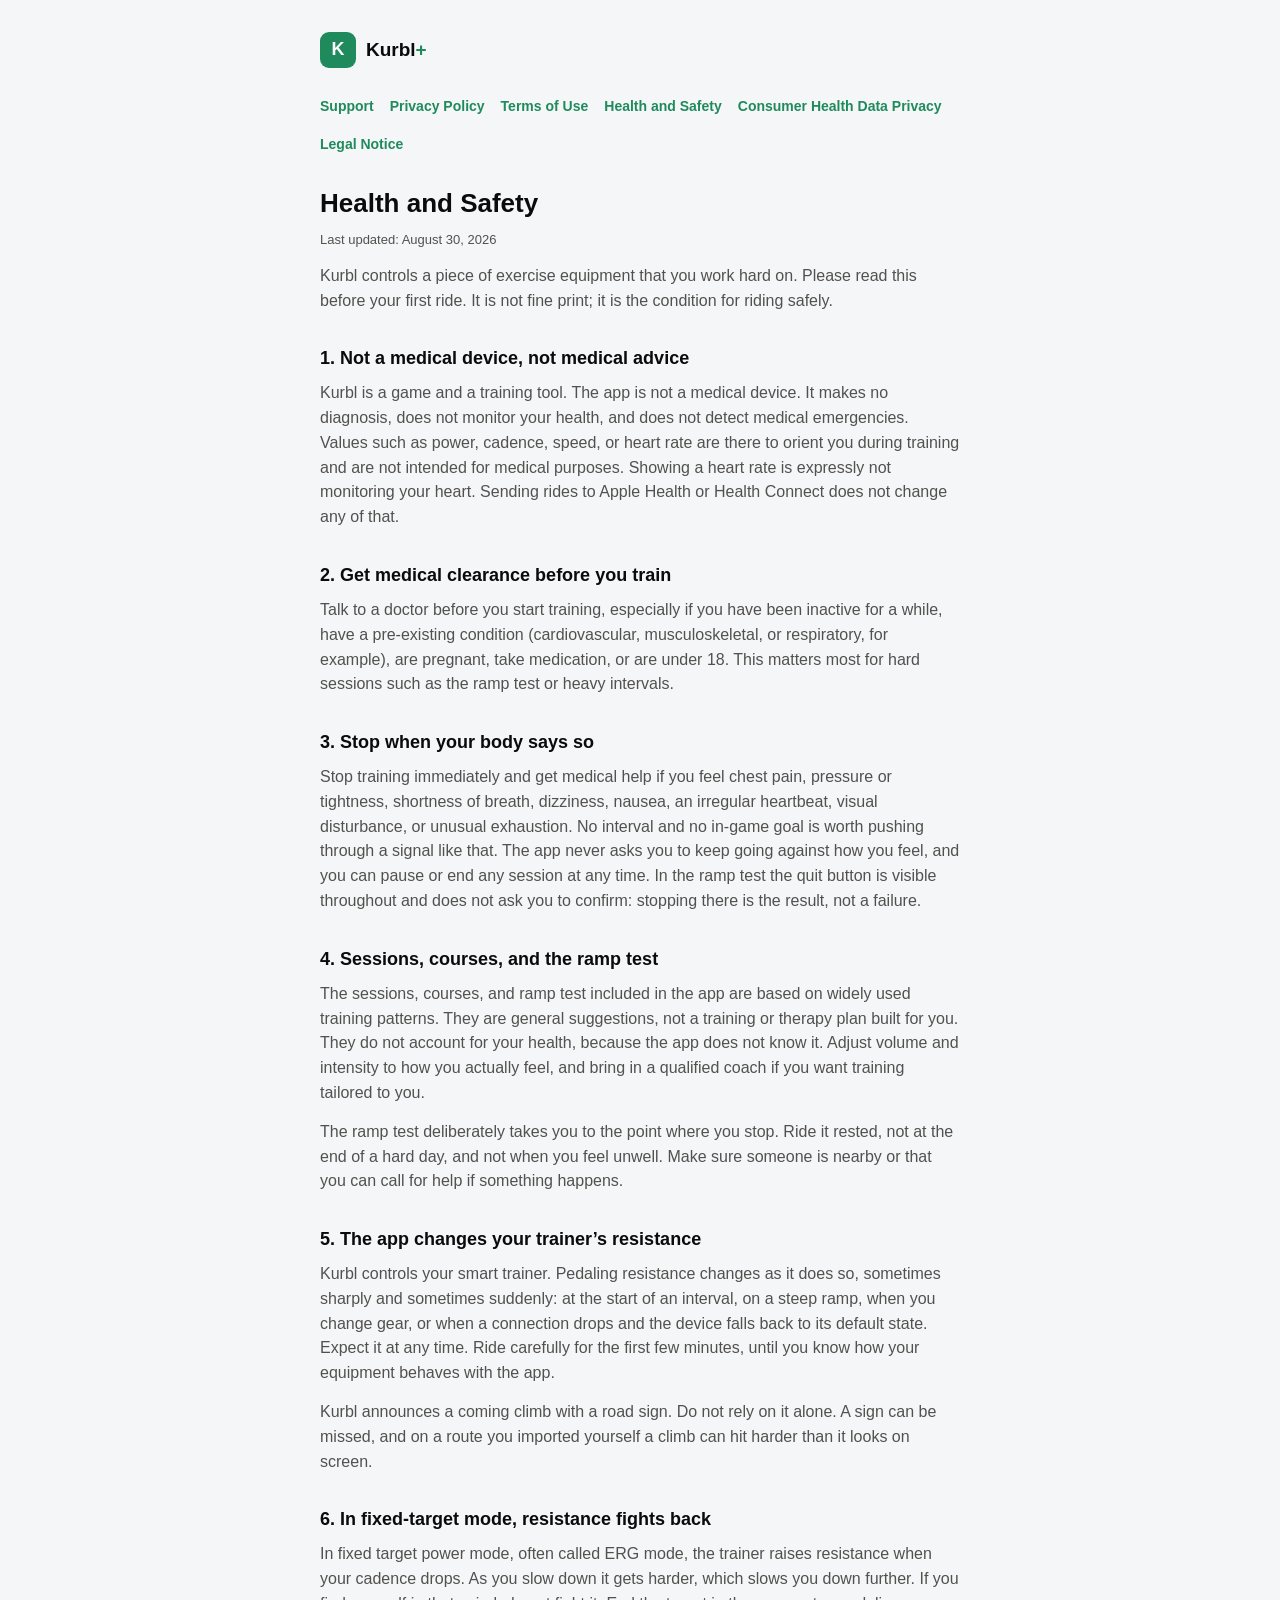
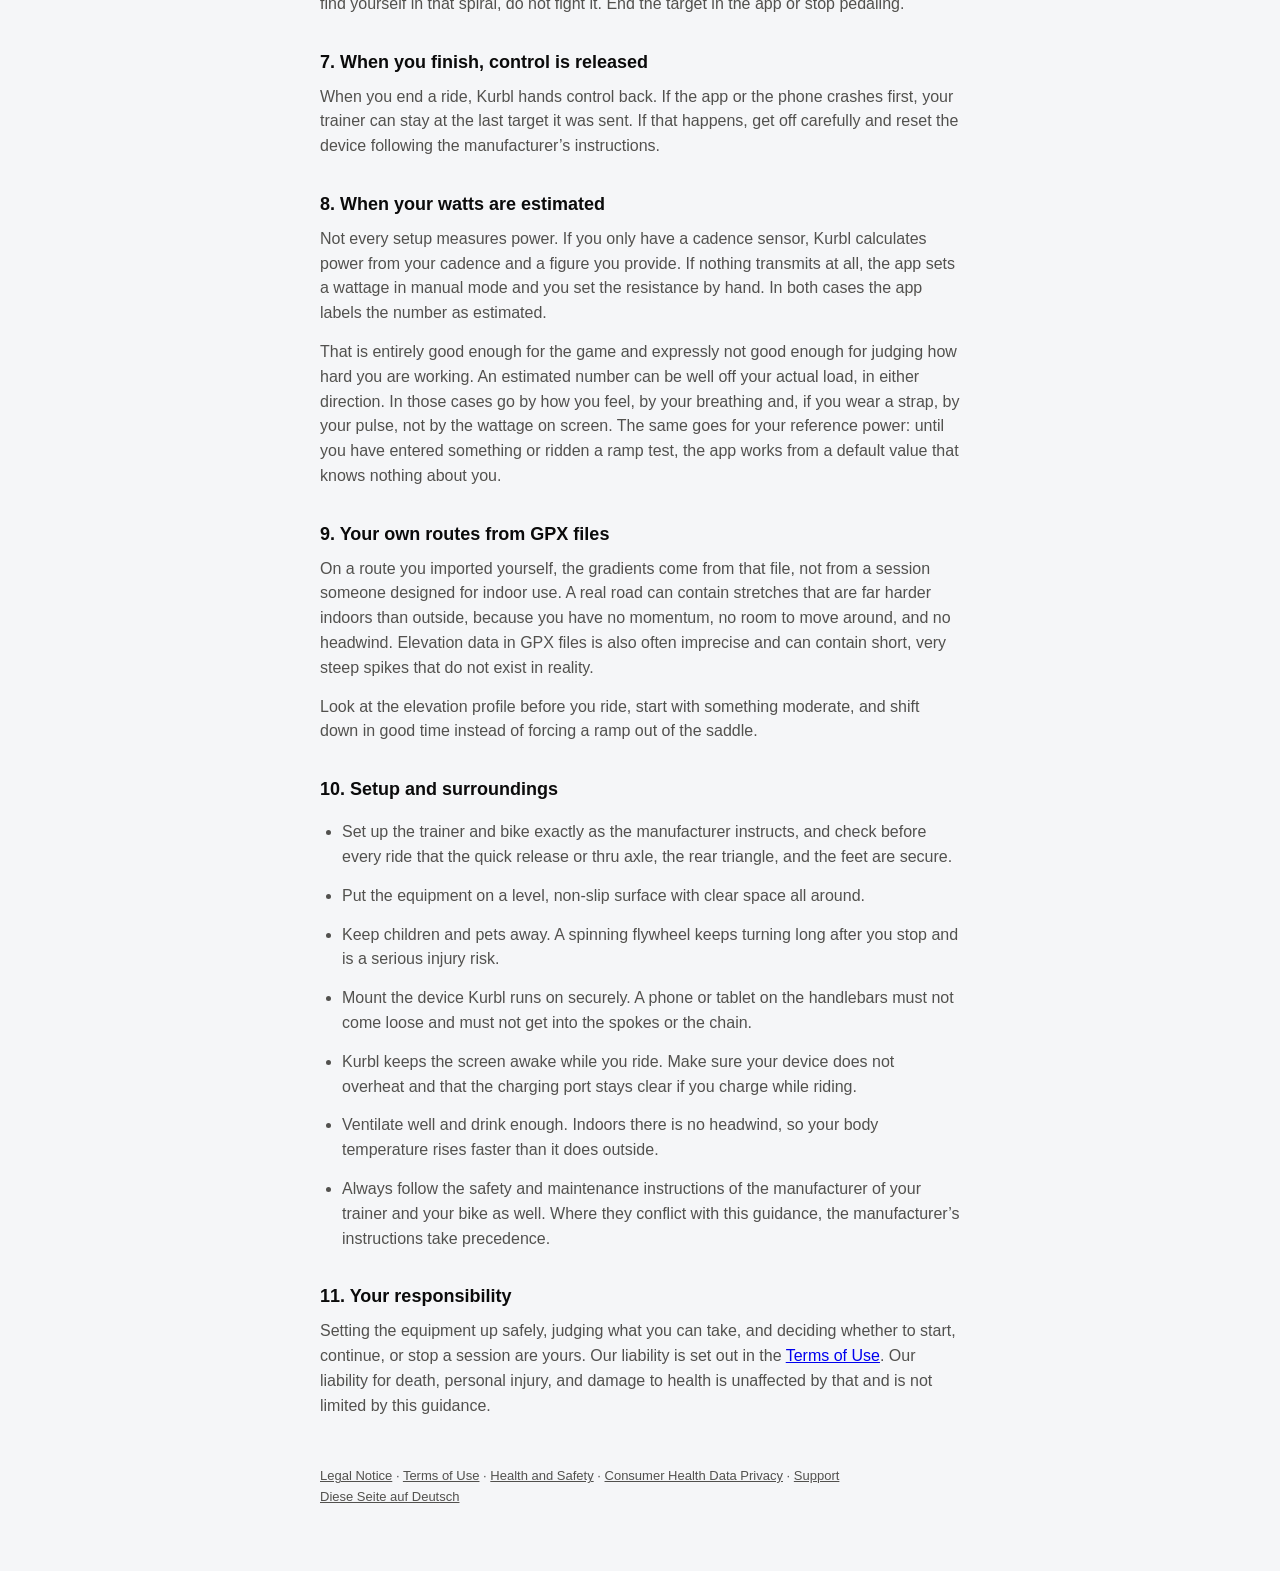
<file: safety.html>
<!doctype html>
<html lang="en">
<head>
<meta charset="utf-8">
<meta name="viewport" content="width=device-width, initial-scale=1">
<title>Kurbl &mdash; Health and Safety</title>
<link rel="alternate" hreflang="de" href="sicherheit.html">
<link rel="alternate" hreflang="en" href="safety.html">
<link rel="stylesheet" href="style.css">
</head>
<body>
<div class="wrap">
  <header class="top">
    <div class="logo">K</div>
    <div class="name">Kurbl<span class="plus">+</span></div>
  </header>

  <nav class="pages">
    <a href="support.html">Support</a>
    <a href="privacy.html">Privacy Policy</a>
    <a href="terms.html">Terms of Use</a>
    <a href="safety.html">Health and Safety</a>
    <a href="health-data.html">Consumer Health Data Privacy</a>
    <a href="legal-notice.html">Legal Notice</a>
  </nav>

  <h1>Health and Safety</h1>
  <p class="stand">Last updated: August 30, 2026</p>

  <p>Kurbl controls a piece of exercise equipment that you work hard on. Please read this before your first ride. It is not fine print; it is the condition for riding safely.</p>

  <h2>1. Not a medical device, not medical advice</h2>
  <p>Kurbl is a game and a training tool. The app is not a medical device. It makes no diagnosis, does not monitor your health, and does not detect medical emergencies. Values such as power, cadence, speed, or heart rate are there to orient you during training and are not intended for medical purposes. Showing a heart rate is expressly not monitoring your heart. Sending rides to Apple Health or Health Connect does not change any of that.</p>

  <h2>2. Get medical clearance before you train</h2>
  <p>Talk to a doctor before you start training, especially if you have been inactive for a while, have a pre-existing condition (cardiovascular, musculoskeletal, or respiratory, for example), are pregnant, take medication, or are under 18. This matters most for hard sessions such as the ramp test or heavy intervals.</p>

  <h2>3. Stop when your body says so</h2>
  <p>Stop training immediately and get medical help if you feel chest pain, pressure or tightness, shortness of breath, dizziness, nausea, an irregular heartbeat, visual disturbance, or unusual exhaustion. No interval and no in-game goal is worth pushing through a signal like that. The app never asks you to keep going against how you feel, and you can pause or end any session at any time. In the ramp test the quit button is visible throughout and does not ask you to confirm: stopping there is the result, not a failure.</p>

  <h2>4. Sessions, courses, and the ramp test</h2>
  <p>The sessions, courses, and ramp test included in the app are based on widely used training patterns. They are general suggestions, not a training or therapy plan built for you. They do not account for your health, because the app does not know it. Adjust volume and intensity to how you actually feel, and bring in a qualified coach if you want training tailored to you.</p>
  <p>The ramp test deliberately takes you to the point where you stop. Ride it rested, not at the end of a hard day, and not when you feel unwell. Make sure someone is nearby or that you can call for help if something happens.</p>

  <h2>5. The app changes your trainer&rsquo;s resistance</h2>
  <p>Kurbl controls your smart trainer. Pedaling resistance changes as it does so, sometimes sharply and sometimes suddenly: at the start of an interval, on a steep ramp, when you change gear, or when a connection drops and the device falls back to its default state. Expect it at any time. Ride carefully for the first few minutes, until you know how your equipment behaves with the app.</p>
  <p>Kurbl announces a coming climb with a road sign. Do not rely on it alone. A sign can be missed, and on a route you imported yourself a climb can hit harder than it looks on screen.</p>

  <h2>6. In fixed-target mode, resistance fights back</h2>
  <p>In fixed target power mode, often called ERG mode, the trainer raises resistance when your cadence drops. As you slow down it gets harder, which slows you down further. If you find yourself in that spiral, do not fight it. End the target in the app or stop pedaling.</p>

  <h2>7. When you finish, control is released</h2>
  <p>When you end a ride, Kurbl hands control back. If the app or the phone crashes first, your trainer can stay at the last target it was sent. If that happens, get off carefully and reset the device following the manufacturer&rsquo;s instructions.</p>

  <h2>8. When your watts are estimated</h2>
  <p>Not every setup measures power. If you only have a cadence sensor, Kurbl calculates power from your cadence and a figure you provide. If nothing transmits at all, the app sets a wattage in manual mode and you set the resistance by hand. In both cases the app labels the number as estimated.</p>
  <p>That is entirely good enough for the game and expressly not good enough for judging how hard you are working. An estimated number can be well off your actual load, in either direction. In those cases go by how you feel, by your breathing and, if you wear a strap, by your pulse, not by the wattage on screen. The same goes for your reference power: until you have entered something or ridden a ramp test, the app works from a default value that knows nothing about you.</p>

  <h2>9. Your own routes from GPX files</h2>
  <p>On a route you imported yourself, the gradients come from that file, not from a session someone designed for indoor use. A real road can contain stretches that are far harder indoors than outside, because you have no momentum, no room to move around, and no headwind. Elevation data in GPX files is also often imprecise and can contain short, very steep spikes that do not exist in reality.</p>
  <p>Look at the elevation profile before you ride, start with something moderate, and shift down in good time instead of forcing a ramp out of the saddle.</p>

  <h2>10. Setup and surroundings</h2>
  <ul>
    <li>Set up the trainer and bike exactly as the manufacturer instructs, and check before every ride that the quick release or thru axle, the rear triangle, and the feet are secure.</li>
    <li>Put the equipment on a level, non-slip surface with clear space all around.</li>
    <li>Keep children and pets away. A spinning flywheel keeps turning long after you stop and is a serious injury risk.</li>
    <li>Mount the device Kurbl runs on securely. A phone or tablet on the handlebars must not come loose and must not get into the spokes or the chain.</li>
    <li>Kurbl keeps the screen awake while you ride. Make sure your device does not overheat and that the charging port stays clear if you charge while riding.</li>
    <li>Ventilate well and drink enough. Indoors there is no headwind, so your body temperature rises faster than it does outside.</li>
    <li>Always follow the safety and maintenance instructions of the manufacturer of your trainer and your bike as well. Where they conflict with this guidance, the manufacturer&rsquo;s instructions take precedence.</li>
  </ul>

  <h2>11. Your responsibility</h2>
  <p>Setting the equipment up safely, judging what you can take, and deciding whether to start, continue, or stop a session are yours. Our liability is set out in the <a href="terms.html">Terms of Use</a>. Our liability for death, personal injury, and damage to health is unaffected by that and is not limited by this guidance.</p>

  <footer>
    <a href="legal-notice.html">Legal Notice</a> &middot; <a href="terms.html">Terms of Use</a> &middot; <a href="safety.html">Health and Safety</a> &middot; <a href="health-data.html">Consumer Health Data Privacy</a> &middot; <a href="support.html">Support</a><br>
    <a href="sicherheit.html">Diese Seite auf Deutsch</a>
  </footer>

</div>
</body>
</html>
</file>
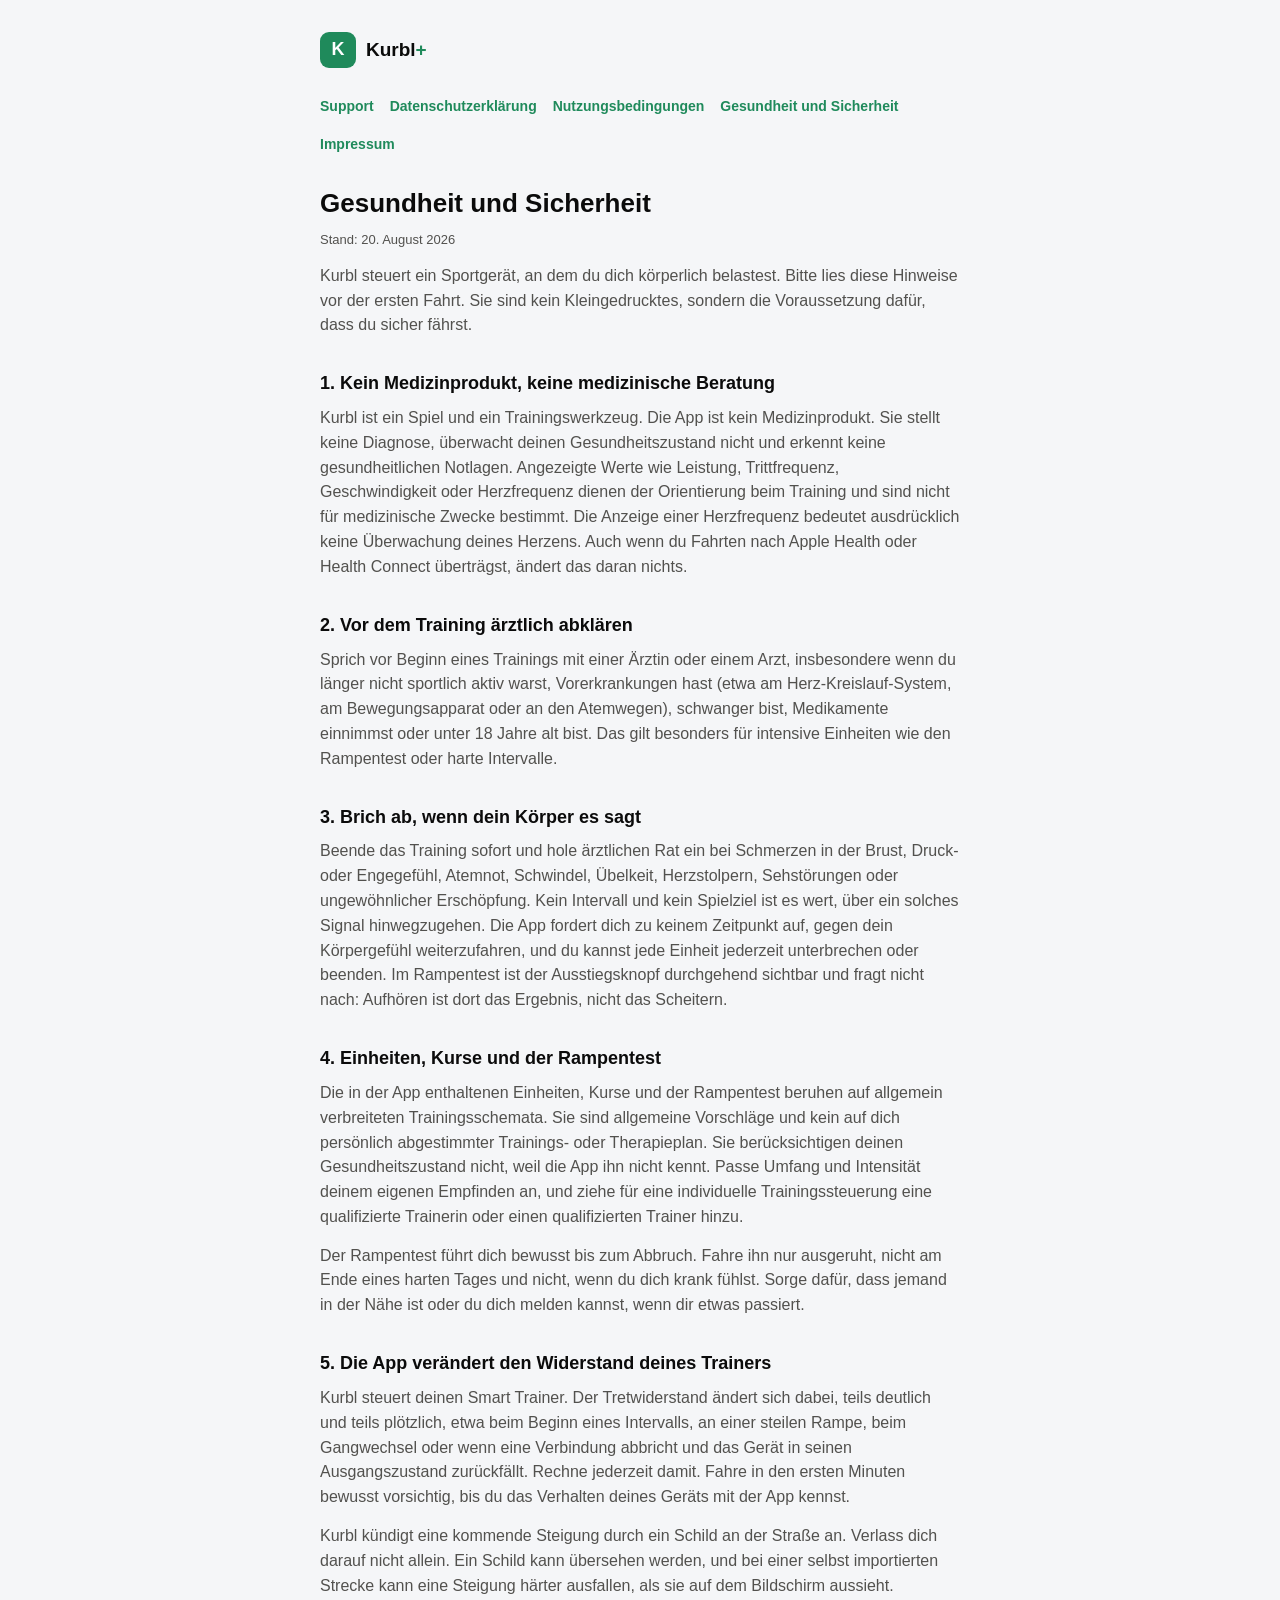
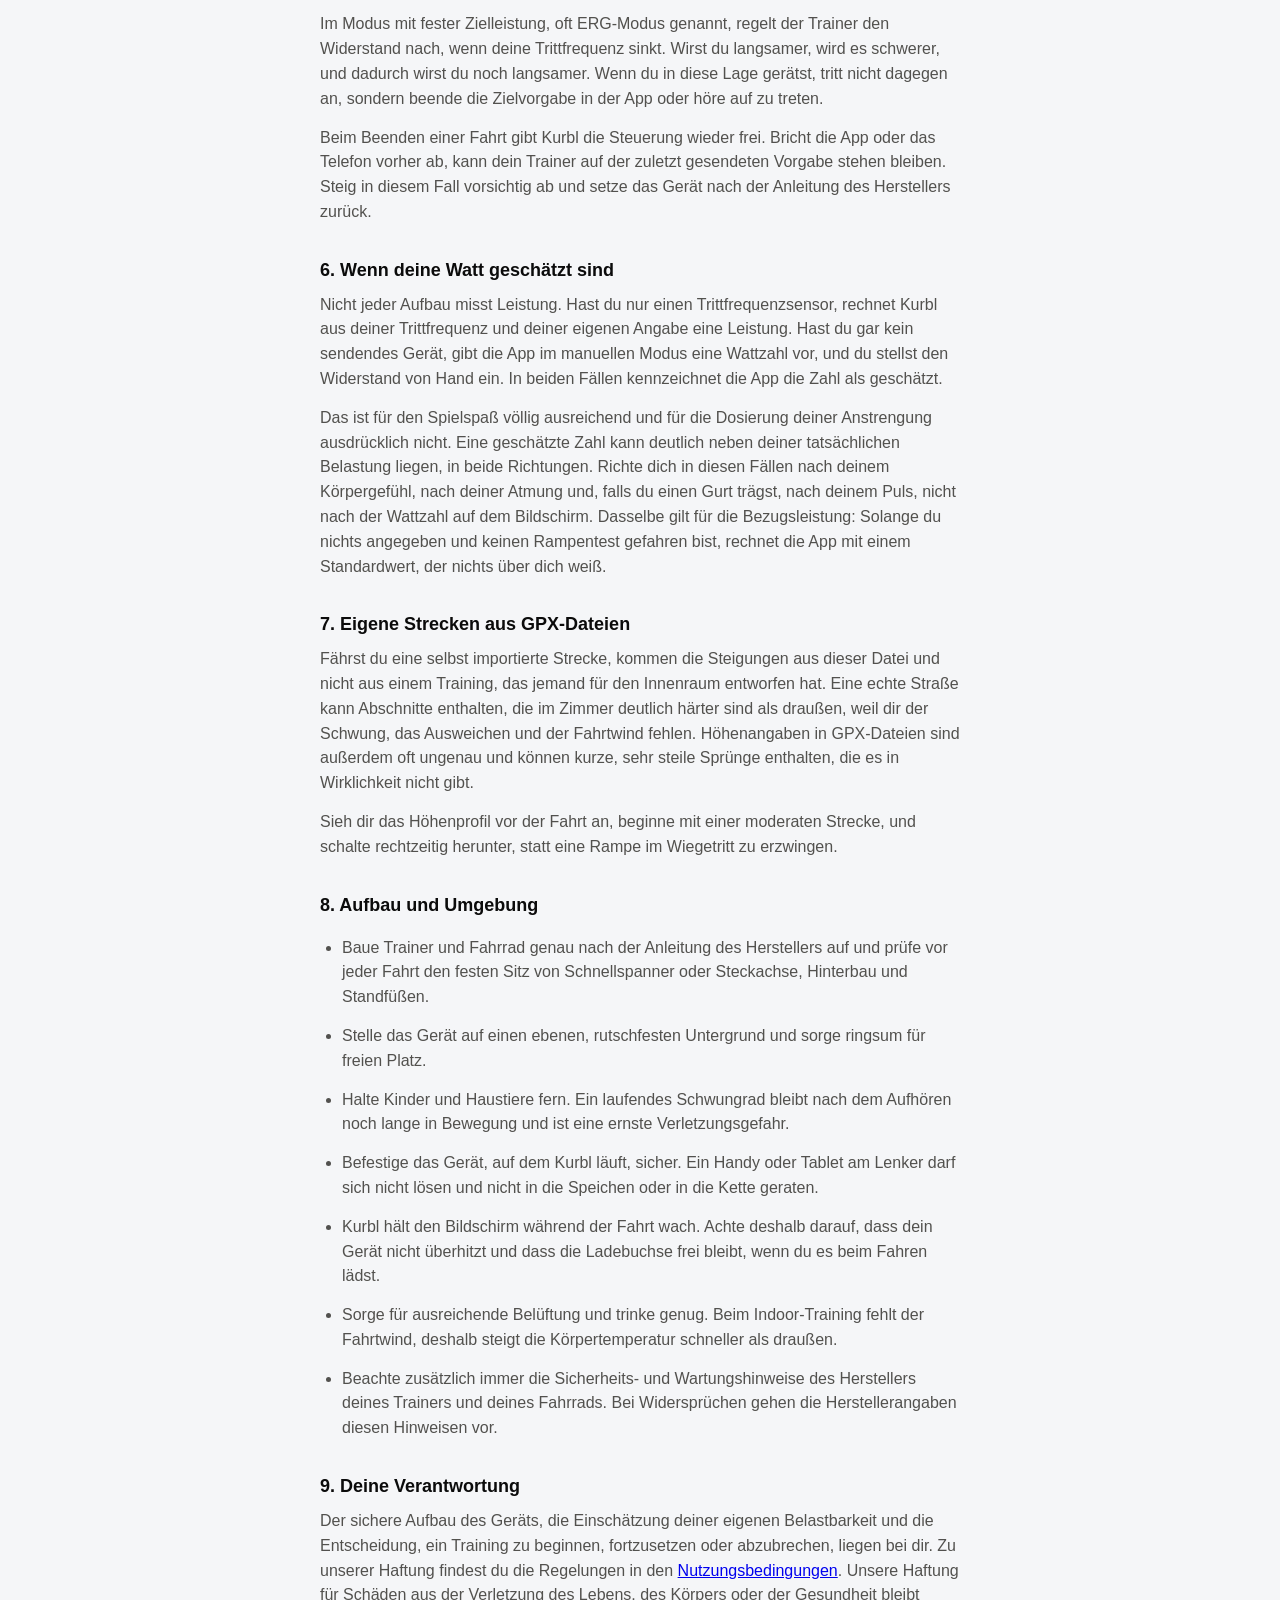
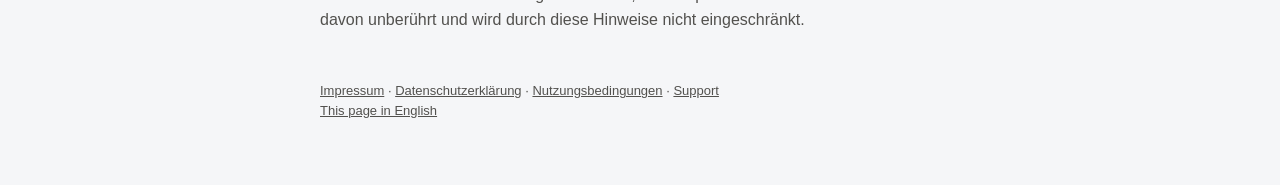
<file: sicherheit.html>
<!doctype html>
<html lang="de">
<head>
<meta charset="utf-8">
<meta name="viewport" content="width=device-width, initial-scale=1">
<title>Kurbl — Gesundheit und Sicherheit</title>
<link rel="alternate" hreflang="de" href="sicherheit.html">
<link rel="alternate" hreflang="en" href="safety.html">
<link rel="stylesheet" href="style.css">
</head>
<body>
<div class="wrap">
  <header class="top">
    <div class="logo">K</div>
    <div class="name">Kurbl<span class="plus">+</span></div>
  </header>

  <nav class="pages">
    <a href="index.html">Support</a>
    <a href="datenschutz.html">Datenschutzerklärung</a>
    <a href="nutzungsbedingungen.html">Nutzungsbedingungen</a>
    <a href="sicherheit.html">Gesundheit und Sicherheit</a>
    <a href="impressum.html">Impressum</a>
  </nav>

  <h1>Gesundheit und Sicherheit</h1>
  <p class="stand">Stand: 20. August 2026</p>

  <p>Kurbl steuert ein Sportgerät, an dem du dich körperlich belastest. Bitte lies diese Hinweise vor der ersten Fahrt. Sie sind kein Kleingedrucktes, sondern die Voraussetzung dafür, dass du sicher fährst.</p>

  <h2>1. Kein Medizinprodukt, keine medizinische Beratung</h2>
  <p>Kurbl ist ein Spiel und ein Trainingswerkzeug. Die App ist kein Medizinprodukt. Sie stellt keine Diagnose, überwacht deinen Gesundheitszustand nicht und erkennt keine gesundheitlichen Notlagen. Angezeigte Werte wie Leistung, Trittfrequenz, Geschwindigkeit oder Herzfrequenz dienen der Orientierung beim Training und sind nicht für medizinische Zwecke bestimmt. Die Anzeige einer Herzfrequenz bedeutet ausdrücklich keine Überwachung deines Herzens. Auch wenn du Fahrten nach Apple Health oder Health Connect überträgst, ändert das daran nichts.</p>

  <h2>2. Vor dem Training ärztlich abklären</h2>
  <p>Sprich vor Beginn eines Trainings mit einer Ärztin oder einem Arzt, insbesondere wenn du länger nicht sportlich aktiv warst, Vorerkrankungen hast (etwa am Herz-Kreislauf-System, am Bewegungsapparat oder an den Atemwegen), schwanger bist, Medikamente einnimmst oder unter 18 Jahre alt bist. Das gilt besonders für intensive Einheiten wie den Rampentest oder harte Intervalle.</p>

  <h2>3. Brich ab, wenn dein Körper es sagt</h2>
  <p>Beende das Training sofort und hole ärztlichen Rat ein bei Schmerzen in der Brust, Druck- oder Engegefühl, Atemnot, Schwindel, Übelkeit, Herzstolpern, Sehstörungen oder ungewöhnlicher Erschöpfung. Kein Intervall und kein Spielziel ist es wert, über ein solches Signal hinwegzugehen. Die App fordert dich zu keinem Zeitpunkt auf, gegen dein Körpergefühl weiterzufahren, und du kannst jede Einheit jederzeit unterbrechen oder beenden. Im Rampentest ist der Ausstiegsknopf durchgehend sichtbar und fragt nicht nach: Aufhören ist dort das Ergebnis, nicht das Scheitern.</p>

  <h2>4. Einheiten, Kurse und der Rampentest</h2>
  <p>Die in der App enthaltenen Einheiten, Kurse und der Rampentest beruhen auf allgemein verbreiteten Trainingsschemata. Sie sind allgemeine Vorschläge und kein auf dich persönlich abgestimmter Trainings- oder Therapieplan. Sie berücksichtigen deinen Gesundheitszustand nicht, weil die App ihn nicht kennt. Passe Umfang und Intensität deinem eigenen Empfinden an, und ziehe für eine individuelle Trainingssteuerung eine qualifizierte Trainerin oder einen qualifizierten Trainer hinzu.</p>
  <p>Der Rampentest führt dich bewusst bis zum Abbruch. Fahre ihn nur ausgeruht, nicht am Ende eines harten Tages und nicht, wenn du dich krank fühlst. Sorge dafür, dass jemand in der Nähe ist oder du dich melden kannst, wenn dir etwas passiert.</p>

  <h2>5. Die App verändert den Widerstand deines Trainers</h2>
  <p>Kurbl steuert deinen Smart Trainer. Der Tretwiderstand ändert sich dabei, teils deutlich und teils plötzlich, etwa beim Beginn eines Intervalls, an einer steilen Rampe, beim Gangwechsel oder wenn eine Verbindung abbricht und das Gerät in seinen Ausgangszustand zurückfällt. Rechne jederzeit damit. Fahre in den ersten Minuten bewusst vorsichtig, bis du das Verhalten deines Geräts mit der App kennst.</p>
  <p>Kurbl kündigt eine kommende Steigung durch ein Schild an der Straße an. Verlass dich darauf nicht allein. Ein Schild kann übersehen werden, und bei einer selbst importierten Strecke kann eine Steigung härter ausfallen, als sie auf dem Bildschirm aussieht.</p>
  <p>Im Modus mit fester Zielleistung, oft ERG-Modus genannt, regelt der Trainer den Widerstand nach, wenn deine Trittfrequenz sinkt. Wirst du langsamer, wird es schwerer, und dadurch wirst du noch langsamer. Wenn du in diese Lage gerätst, tritt nicht dagegen an, sondern beende die Zielvorgabe in der App oder höre auf zu treten.</p>
  <p>Beim Beenden einer Fahrt gibt Kurbl die Steuerung wieder frei. Bricht die App oder das Telefon vorher ab, kann dein Trainer auf der zuletzt gesendeten Vorgabe stehen bleiben. Steig in diesem Fall vorsichtig ab und setze das Gerät nach der Anleitung des Herstellers zurück.</p>

  <h2>6. Wenn deine Watt geschätzt sind</h2>
  <p>Nicht jeder Aufbau misst Leistung. Hast du nur einen Trittfrequenzsensor, rechnet Kurbl aus deiner Trittfrequenz und deiner eigenen Angabe eine Leistung. Hast du gar kein sendendes Gerät, gibt die App im manuellen Modus eine Wattzahl vor, und du stellst den Widerstand von Hand ein. In beiden Fällen kennzeichnet die App die Zahl als geschätzt.</p>
  <p>Das ist für den Spielspaß völlig ausreichend und für die Dosierung deiner Anstrengung ausdrücklich nicht. Eine geschätzte Zahl kann deutlich neben deiner tatsächlichen Belastung liegen, in beide Richtungen. Richte dich in diesen Fällen nach deinem Körpergefühl, nach deiner Atmung und, falls du einen Gurt trägst, nach deinem Puls, nicht nach der Wattzahl auf dem Bildschirm. Dasselbe gilt für die Bezugsleistung: Solange du nichts angegeben und keinen Rampentest gefahren bist, rechnet die App mit einem Standardwert, der nichts über dich weiß.</p>

  <h2>7. Eigene Strecken aus GPX-Dateien</h2>
  <p>Fährst du eine selbst importierte Strecke, kommen die Steigungen aus dieser Datei und nicht aus einem Training, das jemand für den Innenraum entworfen hat. Eine echte Straße kann Abschnitte enthalten, die im Zimmer deutlich härter sind als draußen, weil dir der Schwung, das Ausweichen und der Fahrtwind fehlen. Höhenangaben in GPX-Dateien sind außerdem oft ungenau und können kurze, sehr steile Sprünge enthalten, die es in Wirklichkeit nicht gibt.</p>
  <p>Sieh dir das Höhenprofil vor der Fahrt an, beginne mit einer moderaten Strecke, und schalte rechtzeitig herunter, statt eine Rampe im Wiegetritt zu erzwingen.</p>

  <h2>8. Aufbau und Umgebung</h2>
  <ul>
    <li>Baue Trainer und Fahrrad genau nach der Anleitung des Herstellers auf und prüfe vor jeder Fahrt den festen Sitz von Schnellspanner oder Steckachse, Hinterbau und Standfüßen.</li>
    <li>Stelle das Gerät auf einen ebenen, rutschfesten Untergrund und sorge ringsum für freien Platz.</li>
    <li>Halte Kinder und Haustiere fern. Ein laufendes Schwungrad bleibt nach dem Aufhören noch lange in Bewegung und ist eine ernste Verletzungsgefahr.</li>
    <li>Befestige das Gerät, auf dem Kurbl läuft, sicher. Ein Handy oder Tablet am Lenker darf sich nicht lösen und nicht in die Speichen oder in die Kette geraten.</li>
    <li>Kurbl hält den Bildschirm während der Fahrt wach. Achte deshalb darauf, dass dein Gerät nicht überhitzt und dass die Ladebuchse frei bleibt, wenn du es beim Fahren lädst.</li>
    <li>Sorge für ausreichende Belüftung und trinke genug. Beim Indoor-Training fehlt der Fahrtwind, deshalb steigt die Körpertemperatur schneller als draußen.</li>
    <li>Beachte zusätzlich immer die Sicherheits- und Wartungshinweise des Herstellers deines Trainers und deines Fahrrads. Bei Widersprüchen gehen die Herstellerangaben diesen Hinweisen vor.</li>
  </ul>

  <h2>9. Deine Verantwortung</h2>
  <p>Der sichere Aufbau des Geräts, die Einschätzung deiner eigenen Belastbarkeit und die Entscheidung, ein Training zu beginnen, fortzusetzen oder abzubrechen, liegen bei dir. Zu unserer Haftung findest du die Regelungen in den <a href="nutzungsbedingungen.html">Nutzungsbedingungen</a>. Unsere Haftung für Schäden aus der Verletzung des Lebens, des Körpers oder der Gesundheit bleibt davon unberührt und wird durch diese Hinweise nicht eingeschränkt.</p>

  <footer>
    <a href="impressum.html">Impressum</a> · <a href="datenschutz.html">Datenschutzerklärung</a> · <a href="nutzungsbedingungen.html">Nutzungsbedingungen</a> · <a href="index.html">Support</a>
    <br><a href="safety.html">This page in English</a>
  </footer>
</div>
</body>
</html>
</file>
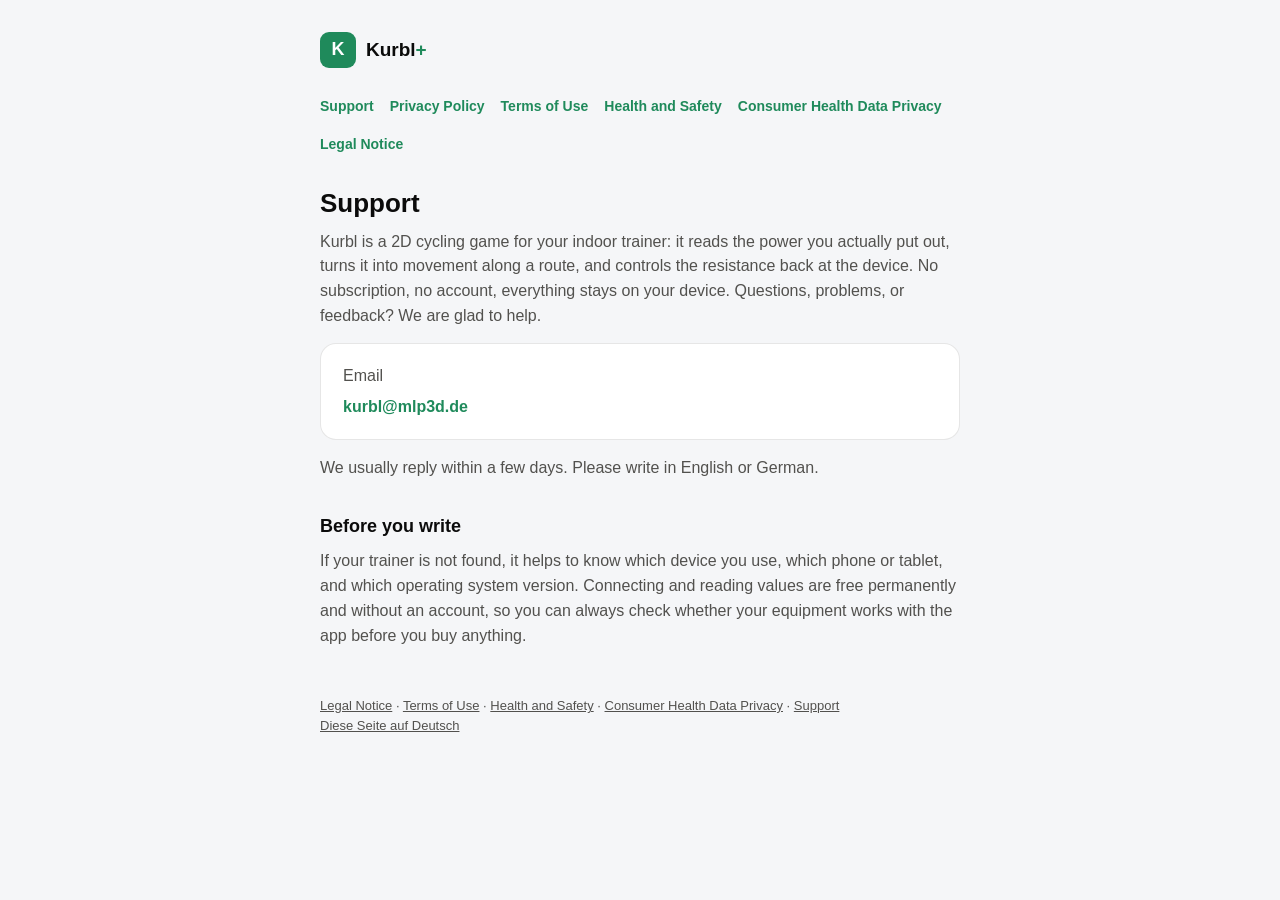
<file: support.html>
<!doctype html>
<html lang="en">
<head>
<meta charset="utf-8">
<meta name="viewport" content="width=device-width, initial-scale=1">
<title>Kurbl &mdash; Support</title>
<link rel="alternate" hreflang="de" href="index.html">
<link rel="alternate" hreflang="en" href="support.html">
<link rel="stylesheet" href="style.css">
</head>
<body>
<div class="wrap">
  <header class="top">
    <div class="logo">K</div>
    <div class="name">Kurbl<span class="plus">+</span></div>
  </header>

  <nav class="pages">
    <a href="support.html">Support</a>
    <a href="privacy.html">Privacy Policy</a>
    <a href="terms.html">Terms of Use</a>
    <a href="safety.html">Health and Safety</a>
    <a href="health-data.html">Consumer Health Data Privacy</a>
    <a href="legal-notice.html">Legal Notice</a>
  </nav>

  <h1>Support</h1>

  <p>Kurbl is a 2D cycling game for your indoor trainer: it reads the power you actually put out, turns it into movement along a route, and controls the resistance back at the device. No subscription, no account, everything stays on your device. Questions, problems, or feedback? We are glad to help.</p>
  <div class="card">
    <p style="margin-bottom:6px;">Email</p>
    <a href="mailto:kurbl@mlp3d.de">kurbl@mlp3d.de</a>
  </div>
  <p>We usually reply within a few days. Please write in English or German.</p>

  <h2>Before you write</h2>
  <p>If your trainer is not found, it helps to know which device you use, which phone or tablet, and which operating system version. Connecting and reading values are free permanently and without an account, so you can always check whether your equipment works with the app before you buy anything.</p>

  <footer>
    <a href="legal-notice.html">Legal Notice</a> &middot; <a href="terms.html">Terms of Use</a> &middot; <a href="safety.html">Health and Safety</a> &middot; <a href="health-data.html">Consumer Health Data Privacy</a> &middot; <a href="support.html">Support</a><br>
    <a href="index.html">Diese Seite auf Deutsch</a>
  </footer>

</div>
</body>
</html>
</file>
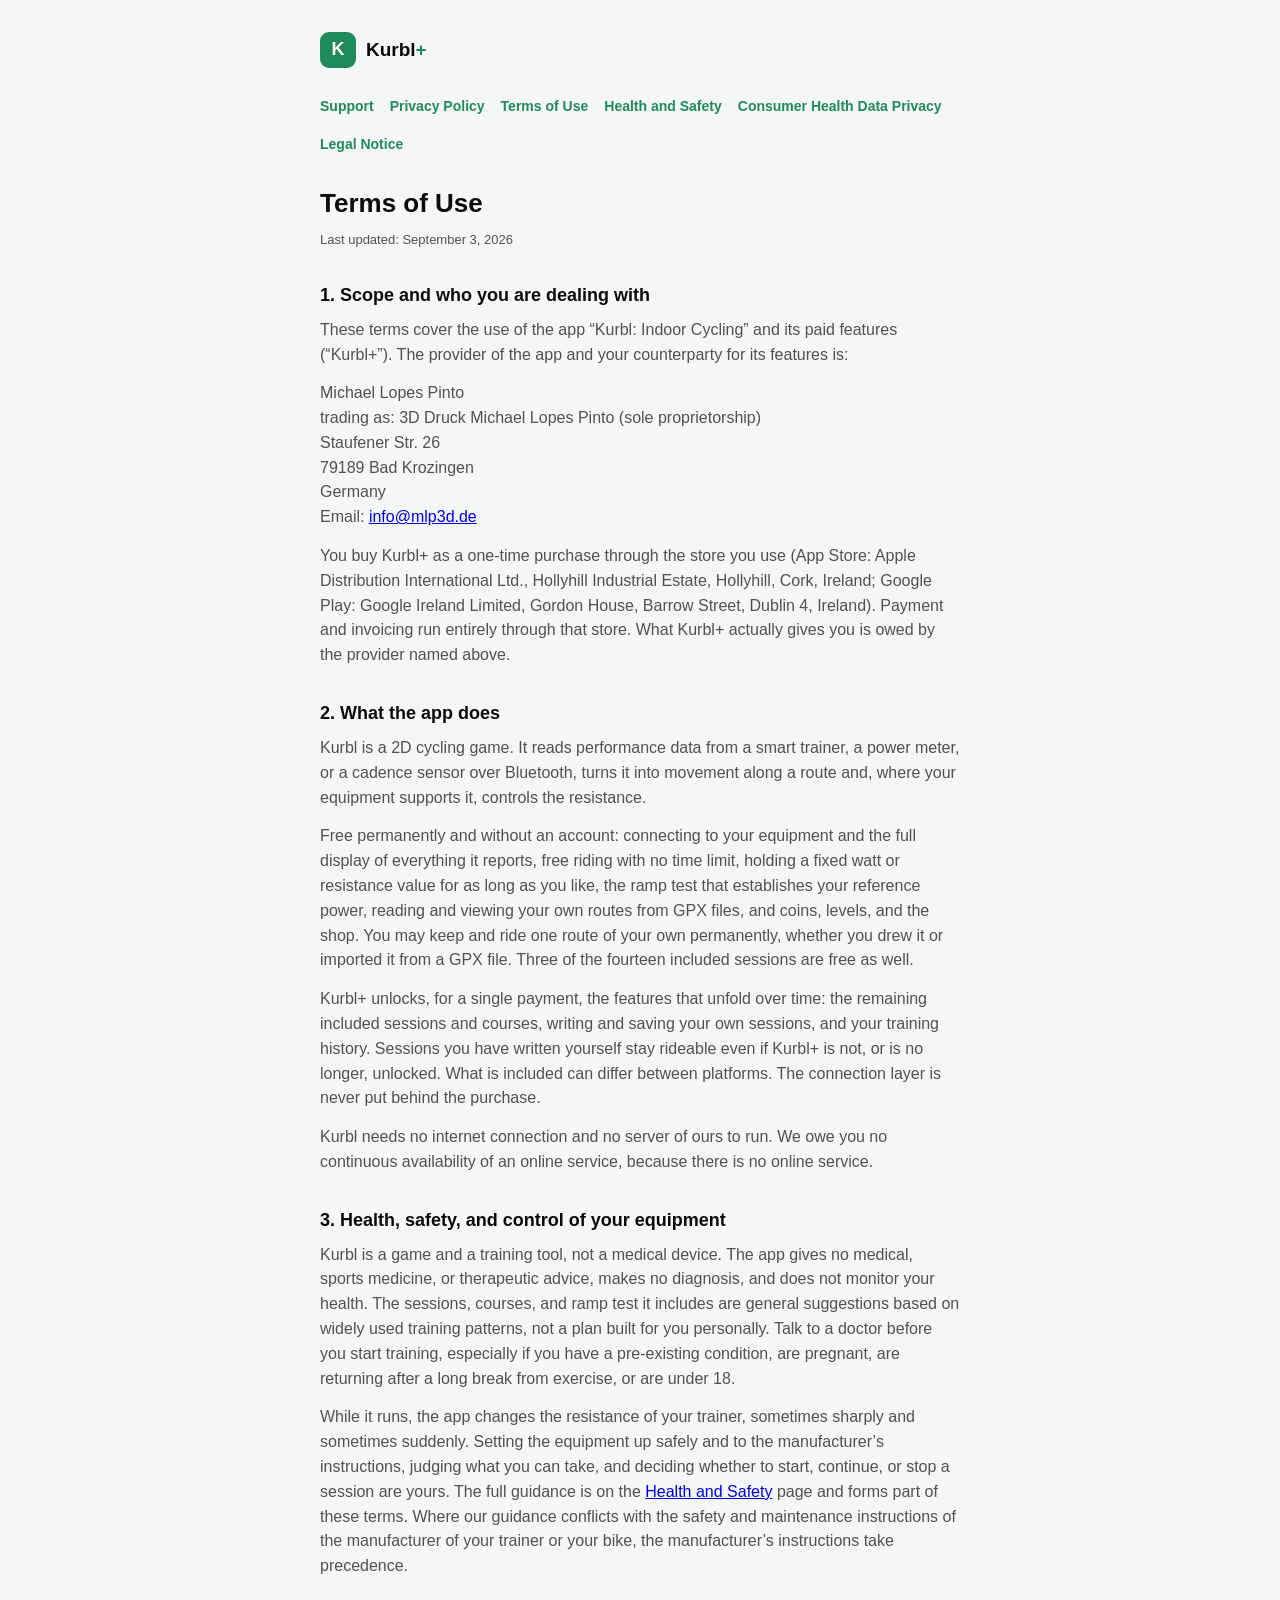
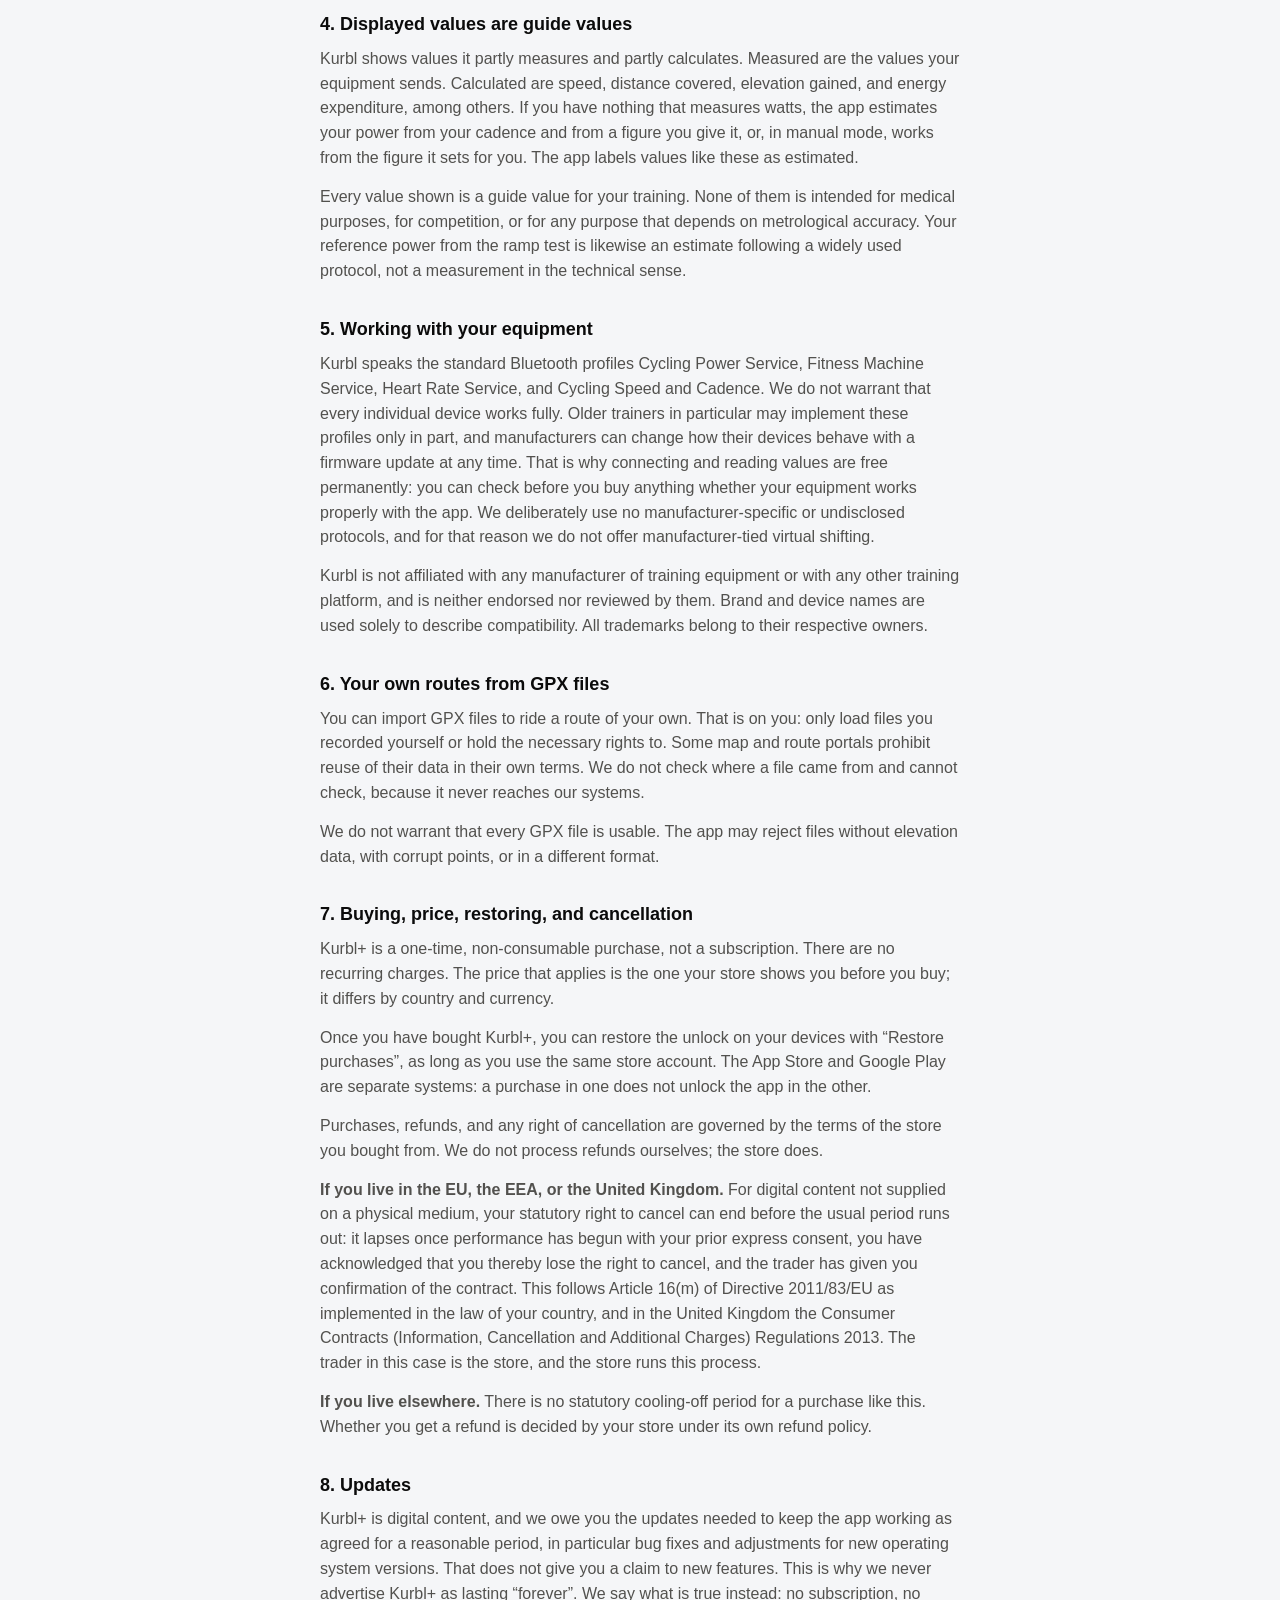
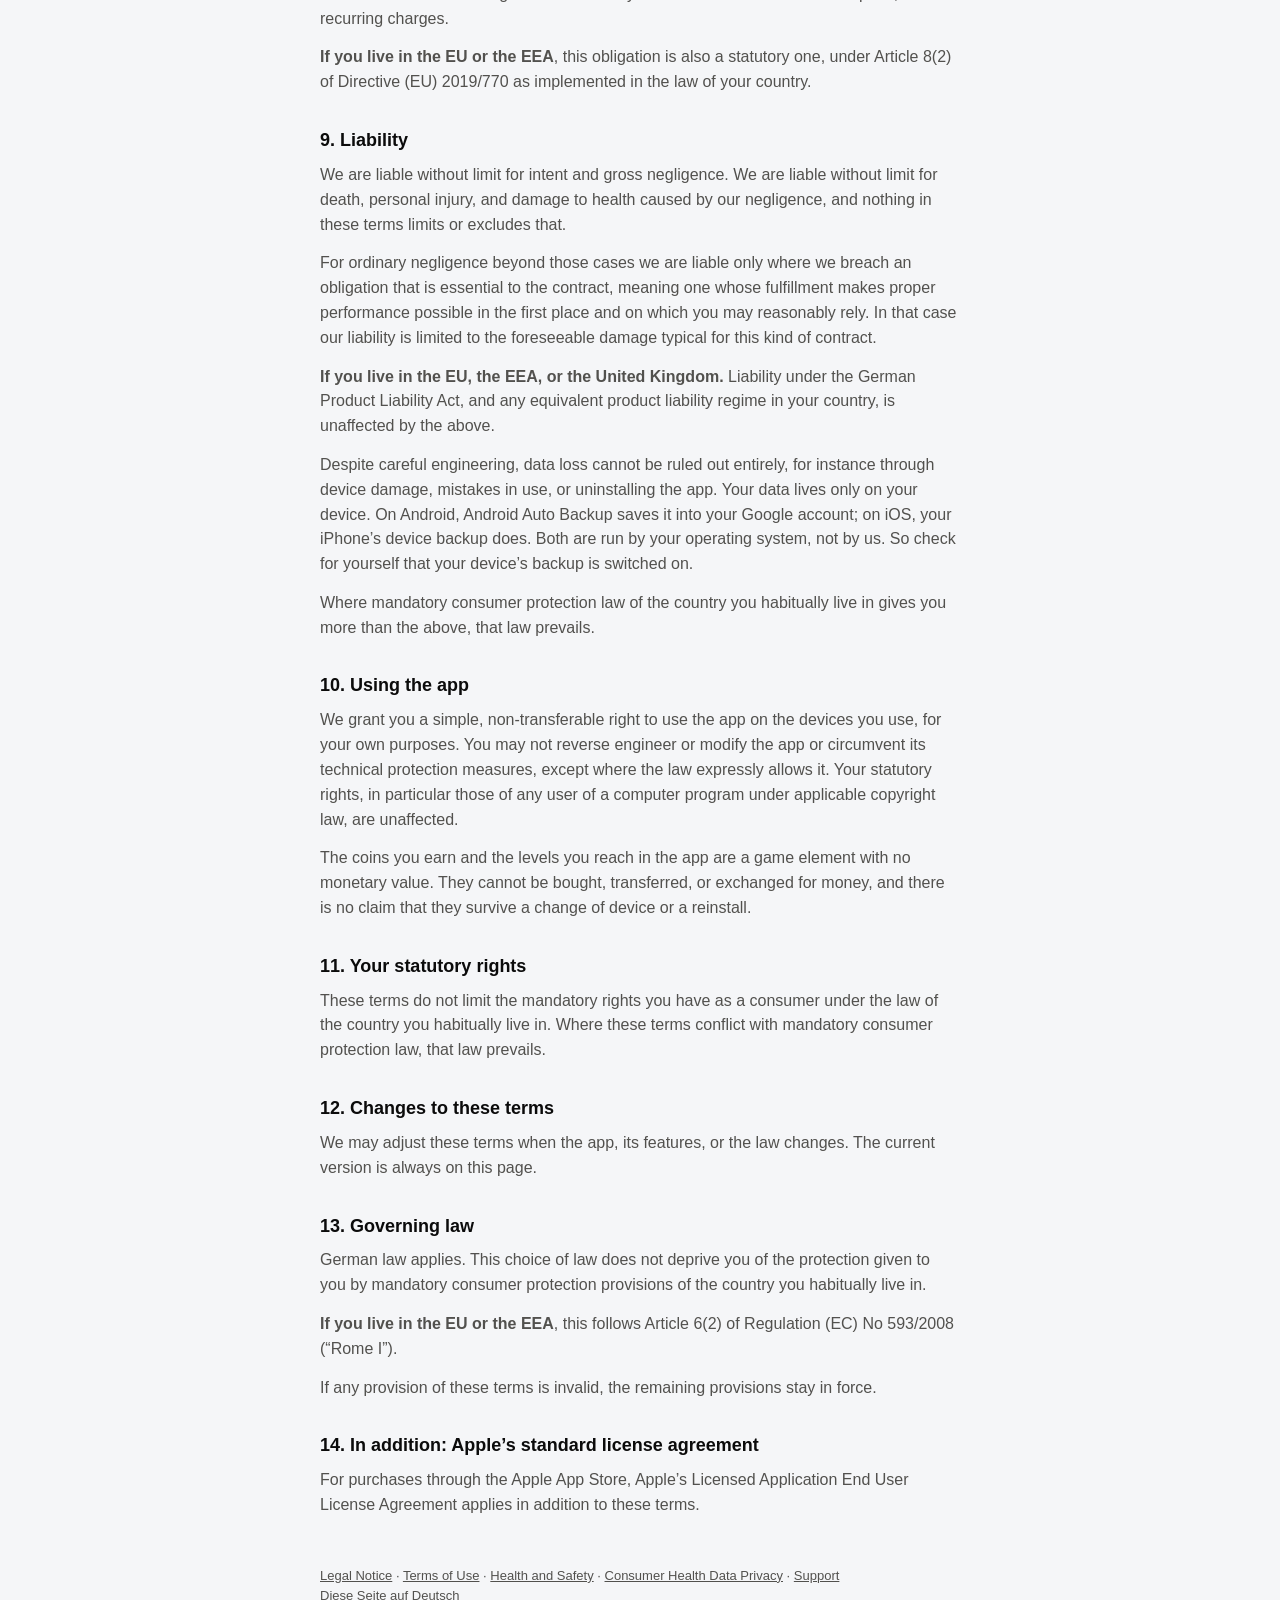
<file: terms.html>
<!doctype html>
<html lang="en">
<head>
<meta charset="utf-8">
<meta name="viewport" content="width=device-width, initial-scale=1">
<title>Kurbl &mdash; Terms of Use</title>
<link rel="alternate" hreflang="de" href="nutzungsbedingungen.html">
<link rel="alternate" hreflang="en" href="terms.html">
<link rel="stylesheet" href="style.css">
</head>
<body>
<div class="wrap">
  <header class="top">
    <div class="logo">K</div>
    <div class="name">Kurbl<span class="plus">+</span></div>
  </header>

  <nav class="pages">
    <a href="support.html">Support</a>
    <a href="privacy.html">Privacy Policy</a>
    <a href="terms.html">Terms of Use</a>
    <a href="safety.html">Health and Safety</a>
    <a href="health-data.html">Consumer Health Data Privacy</a>
    <a href="legal-notice.html">Legal Notice</a>
  </nav>

  <h1>Terms of Use</h1>
  <p class="stand">Last updated: September 3, 2026</p>


  <h2>1. Scope and who you are dealing with</h2>
  <p>These terms cover the use of the app &ldquo;Kurbl: Indoor Cycling&rdquo; and its paid features (&ldquo;Kurbl+&rdquo;). The provider of the app and your counterparty for its features is:</p>
  <p>Michael Lopes Pinto<br>
  trading as: 3D Druck Michael Lopes Pinto (sole proprietorship)<br>
  Staufener Str. 26<br>
  79189 Bad Krozingen<br>
  Germany<br>
  Email: <a href="mailto:info@mlp3d.de">info@mlp3d.de</a></p>
  <p>You buy Kurbl+ as a one-time purchase through the store you use (App Store: Apple Distribution International Ltd., Hollyhill Industrial Estate, Hollyhill, Cork, Ireland; Google Play: Google Ireland Limited, Gordon House, Barrow Street, Dublin 4, Ireland). Payment and invoicing run entirely through that store. What Kurbl+ actually gives you is owed by the provider named above.</p>

  <h2>2. What the app does</h2>
  <p>Kurbl is a 2D cycling game. It reads performance data from a smart trainer, a power meter, or a cadence sensor over Bluetooth, turns it into movement along a route and, where your equipment supports it, controls the resistance.</p>
  <p>Free permanently and without an account: connecting to your equipment and the full display of everything it reports, free riding with no time limit, holding a fixed watt or resistance value for as long as you like, the ramp test that establishes your reference power, reading and viewing your own routes from GPX files, and coins, levels, and the shop. You may keep and ride one route of your own permanently, whether you drew it or imported it from a GPX file. Three of the fourteen included sessions are free as well.</p>
  <p>Kurbl+ unlocks, for a single payment, the features that unfold over time: the remaining included sessions and courses, writing and saving your own sessions, and your training history. Sessions you have written yourself stay rideable even if Kurbl+ is not, or is no longer, unlocked. What is included can differ between platforms. The connection layer is never put behind the purchase.</p>
  <p>Kurbl needs no internet connection and no server of ours to run. We owe you no continuous availability of an online service, because there is no online service.</p>

  <h2>3. Health, safety, and control of your equipment</h2>
  <p>Kurbl is a game and a training tool, not a medical device. The app gives no medical, sports medicine, or therapeutic advice, makes no diagnosis, and does not monitor your health. The sessions, courses, and ramp test it includes are general suggestions based on widely used training patterns, not a plan built for you personally. Talk to a doctor before you start training, especially if you have a pre-existing condition, are pregnant, are returning after a long break from exercise, or are under 18.</p>
  <p>While it runs, the app changes the resistance of your trainer, sometimes sharply and sometimes suddenly. Setting the equipment up safely and to the manufacturer&rsquo;s instructions, judging what you can take, and deciding whether to start, continue, or stop a session are yours. The full guidance is on the <a href="safety.html">Health and Safety</a> page and forms part of these terms. Where our guidance conflicts with the safety and maintenance instructions of the manufacturer of your trainer or your bike, the manufacturer&rsquo;s instructions take precedence.</p>

  <h2>4. Displayed values are guide values</h2>
  <p>Kurbl shows values it partly measures and partly calculates. Measured are the values your equipment sends. Calculated are speed, distance covered, elevation gained, and energy expenditure, among others. If you have nothing that measures watts, the app estimates your power from your cadence and from a figure you give it, or, in manual mode, works from the figure it sets for you. The app labels values like these as estimated.</p>
  <p>Every value shown is a guide value for your training. None of them is intended for medical purposes, for competition, or for any purpose that depends on metrological accuracy. Your reference power from the ramp test is likewise an estimate following a widely used protocol, not a measurement in the technical sense.</p>

  <h2>5. Working with your equipment</h2>
  <p>Kurbl speaks the standard Bluetooth profiles Cycling Power Service, Fitness Machine Service, Heart Rate Service, and Cycling Speed and Cadence. We do not warrant that every individual device works fully. Older trainers in particular may implement these profiles only in part, and manufacturers can change how their devices behave with a firmware update at any time. That is why connecting and reading values are free permanently: you can check before you buy anything whether your equipment works properly with the app. We deliberately use no manufacturer-specific or undisclosed protocols, and for that reason we do not offer manufacturer-tied virtual shifting.</p>
  <p>Kurbl is not affiliated with any manufacturer of training equipment or with any other training platform, and is neither endorsed nor reviewed by them. Brand and device names are used solely to describe compatibility. All trademarks belong to their respective owners.</p>

  <h2>6. Your own routes from GPX files</h2>
  <p>You can import GPX files to ride a route of your own. That is on you: only load files you recorded yourself or hold the necessary rights to. Some map and route portals prohibit reuse of their data in their own terms. We do not check where a file came from and cannot check, because it never reaches our systems.</p>
  <p>We do not warrant that every GPX file is usable. The app may reject files without elevation data, with corrupt points, or in a different format.</p>

  <h2>7. Buying, price, restoring, and cancellation</h2>
  <p>Kurbl+ is a one-time, non-consumable purchase, not a subscription. There are no recurring charges. The price that applies is the one your store shows you before you buy; it differs by country and currency.</p>
  <p>Once you have bought Kurbl+, you can restore the unlock on your devices with &ldquo;Restore purchases&rdquo;, as long as you use the same store account. The App Store and Google Play are separate systems: a purchase in one does not unlock the app in the other.</p>
  <p>Purchases, refunds, and any right of cancellation are governed by the terms of the store you bought from. We do not process refunds ourselves; the store does.</p>
  <p><strong>If you live in the EU, the EEA, or the United Kingdom.</strong> For digital content not supplied on a physical medium, your statutory right to cancel can end before the usual period runs out: it lapses once performance has begun with your prior express consent, you have acknowledged that you thereby lose the right to cancel, and the trader has given you confirmation of the contract. This follows Article 16(m) of Directive 2011/83/EU as implemented in the law of your country, and in the United Kingdom the Consumer Contracts (Information, Cancellation and Additional Charges) Regulations 2013. The trader in this case is the store, and the store runs this process.</p>
  <p><strong>If you live elsewhere.</strong> There is no statutory cooling-off period for a purchase like this. Whether you get a refund is decided by your store under its own refund policy.</p>

  <h2>8. Updates</h2>
  <p>Kurbl+ is digital content, and we owe you the updates needed to keep the app working as agreed for a reasonable period, in particular bug fixes and adjustments for new operating system versions. That does not give you a claim to new features. This is why we never advertise Kurbl+ as lasting &ldquo;forever&rdquo;. We say what is true instead: no subscription, no recurring charges.</p>
  <p><strong>If you live in the EU or the EEA</strong>, this obligation is also a statutory one, under Article 8(2) of Directive (EU) 2019/770 as implemented in the law of your country.</p>

  <h2>9. Liability</h2>
  <p>We are liable without limit for intent and gross negligence. We are liable without limit for death, personal injury, and damage to health caused by our negligence, and nothing in these terms limits or excludes that.</p>
  <p>For ordinary negligence beyond those cases we are liable only where we breach an obligation that is essential to the contract, meaning one whose fulfillment makes proper performance possible in the first place and on which you may reasonably rely. In that case our liability is limited to the foreseeable damage typical for this kind of contract.</p>
  <p><strong>If you live in the EU, the EEA, or the United Kingdom.</strong> Liability under the German Product Liability Act, and any equivalent product liability regime in your country, is unaffected by the above.</p>
  <p>Despite careful engineering, data loss cannot be ruled out entirely, for instance through device damage, mistakes in use, or uninstalling the app. Your data lives only on your device. On Android, Android Auto Backup saves it into your Google account; on iOS, your iPhone&rsquo;s device backup does. Both are run by your operating system, not by us. So check for yourself that your device&rsquo;s backup is switched on.</p>
  <p>Where mandatory consumer protection law of the country you habitually live in gives you more than the above, that law prevails.</p>

  <h2>10. Using the app</h2>
  <p>We grant you a simple, non-transferable right to use the app on the devices you use, for your own purposes. You may not reverse engineer or modify the app or circumvent its technical protection measures, except where the law expressly allows it. Your statutory rights, in particular those of any user of a computer program under applicable copyright law, are unaffected.</p>
  <p>The coins you earn and the levels you reach in the app are a game element with no monetary value. They cannot be bought, transferred, or exchanged for money, and there is no claim that they survive a change of device or a reinstall.</p>

  <h2>11. Your statutory rights</h2>
  <p>These terms do not limit the mandatory rights you have as a consumer under the law of the country you habitually live in. Where these terms conflict with mandatory consumer protection law, that law prevails.</p>

  <h2>12. Changes to these terms</h2>
  <p>We may adjust these terms when the app, its features, or the law changes. The current version is always on this page.</p>

  <h2>13. Governing law</h2>
  <p>German law applies. This choice of law does not deprive you of the protection given to you by mandatory consumer protection provisions of the country you habitually live in.</p>
  <p><strong>If you live in the EU or the EEA</strong>, this follows Article 6(2) of Regulation (EC) No 593/2008 (&ldquo;Rome I&rdquo;).</p>
  <p>If any provision of these terms is invalid, the remaining provisions stay in force.</p>

  <h2>14. In addition: Apple&rsquo;s standard license agreement</h2>
  <p>For purchases through the Apple App Store, Apple&rsquo;s Licensed Application End User License Agreement applies in addition to these terms.</p>

  <footer>
    <a href="legal-notice.html">Legal Notice</a> &middot; <a href="terms.html">Terms of Use</a> &middot; <a href="safety.html">Health and Safety</a> &middot; <a href="health-data.html">Consumer Health Data Privacy</a> &middot; <a href="support.html">Support</a><br>
    <a href="nutzungsbedingungen.html">Diese Seite auf Deutsch</a>
  </footer>

</div>
</body>
</html>
</file>
<file: style.css>
:root {
  color-scheme: light dark;
  --accent: #1F8A5B;
  --bg: #f5f6f8;
  --surface: #ffffff;
  --text: #0b0b0b;
  --text-secondary: #52514e;
  --border: rgba(11, 11, 11, 0.1);
}

@media (prefers-color-scheme: dark) {
  :root {
    --accent: #3DDC97;
    --bg: #0f1216;
    --surface: #1a1f26;
    --text: #e8eaed;
    --text-secondary: #9aa0a6;
    --border: rgba(255, 255, 255, 0.1);
  }
}

* {
  box-sizing: border-box;
}

body {
  margin: 0;
  background: var(--bg);
  color: var(--text);
  font-family: -apple-system, BlinkMacSystemFont, "Segoe UI", Roboto, sans-serif;
  line-height: 1.55;
}

.wrap {
  max-width: 680px;
  margin: 0 auto;
  padding: 32px 20px 64px;
}

header.top {
  display: flex;
  align-items: center;
  gap: 10px;
  margin-bottom: 28px;
}

header.top .logo {
  width: 36px;
  height: 36px;
  border-radius: 9px;
  background: var(--accent);
  display: flex;
  align-items: center;
  justify-content: center;
  color: #fff;
  font-weight: 700;
  font-size: 18px;
}

header.top .name {
  font-size: 19px;
  font-weight: 700;
}

header.top .name .plus {
  color: var(--accent);
}

nav.pages {
  display: flex;
  gap: 16px;
  margin-bottom: 28px;
  flex-wrap: wrap;
}

nav.pages a {
  color: var(--accent);
  text-decoration: none;
  font-size: 14px;
  font-weight: 600;
}

nav.pages a:hover {
  text-decoration: underline;
}

h1 {
  font-size: 26px;
  margin: 0 0 6px;
}

h2 {
  font-size: 18px;
  margin: 32px 0 8px;
}

p, li {
  color: var(--text-secondary);
  margin: 0 0 14px;
}

ul {
  padding-left: 22px;
}

.card {
  background: var(--surface);
  border: 1px solid var(--border);
  border-radius: 16px;
  padding: 20px 22px;
  margin-bottom: 16px;
}

.card a {
  color: var(--accent);
  font-weight: 600;
  text-decoration: none;
}

.card a:hover {
  text-decoration: underline;
}

.stand {
  color: var(--text-secondary);
  font-size: 13px;
  margin-top: 4px;
}

footer {
  margin-top: 48px;
  font-size: 13px;
  color: var(--text-secondary);
}

footer a {
  color: inherit;
}
</file>
